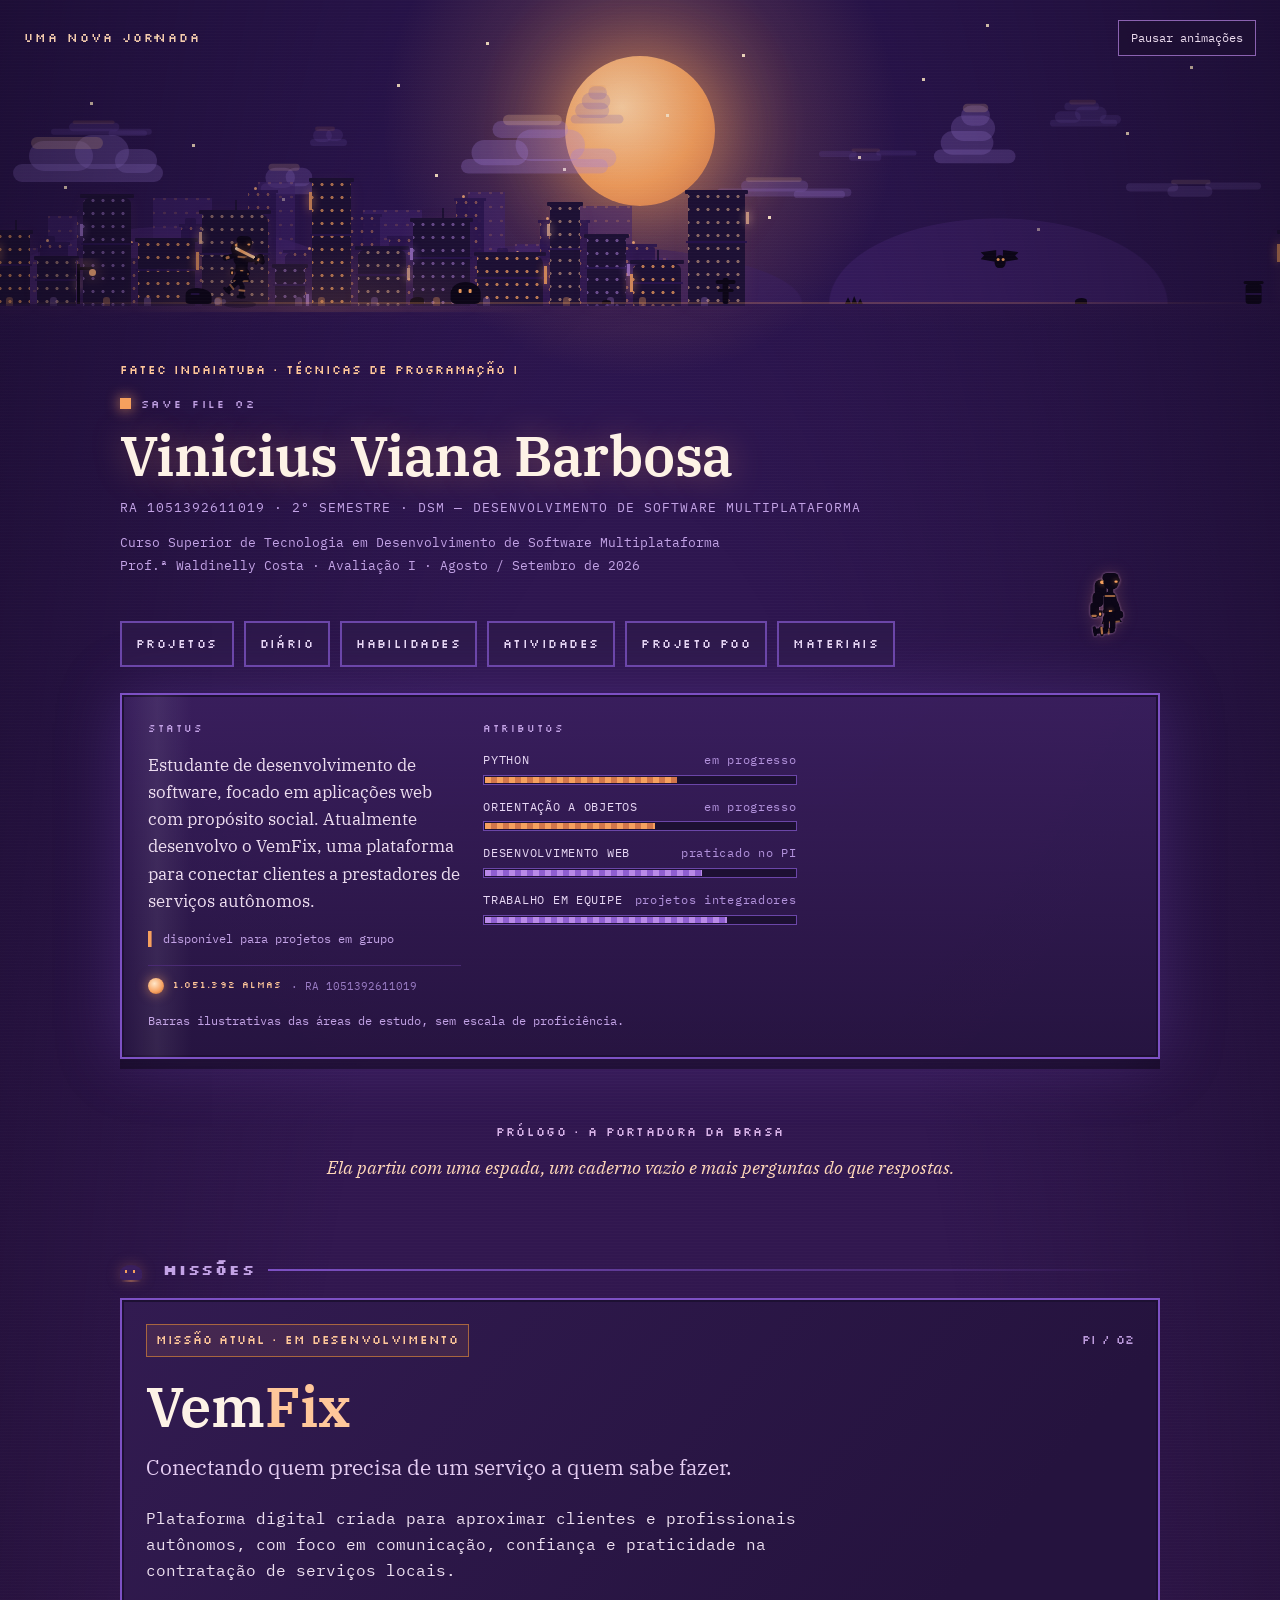
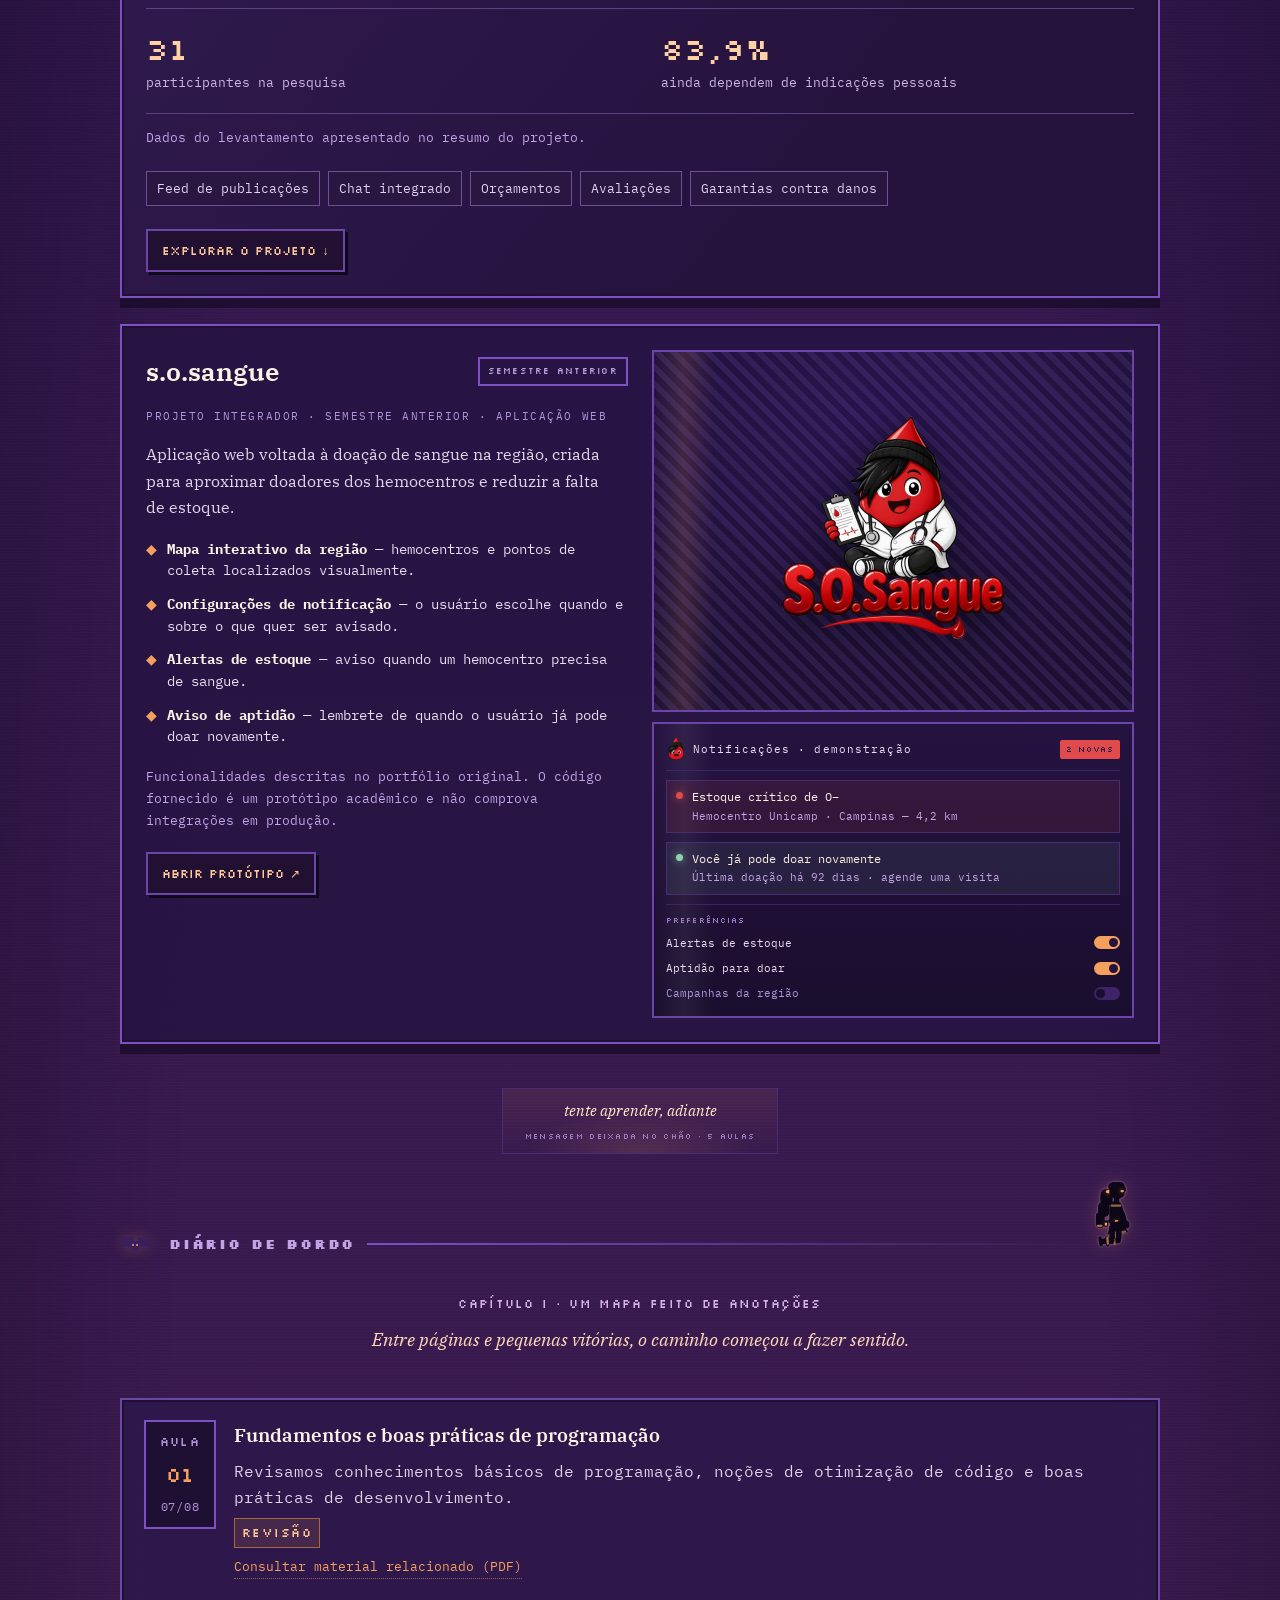
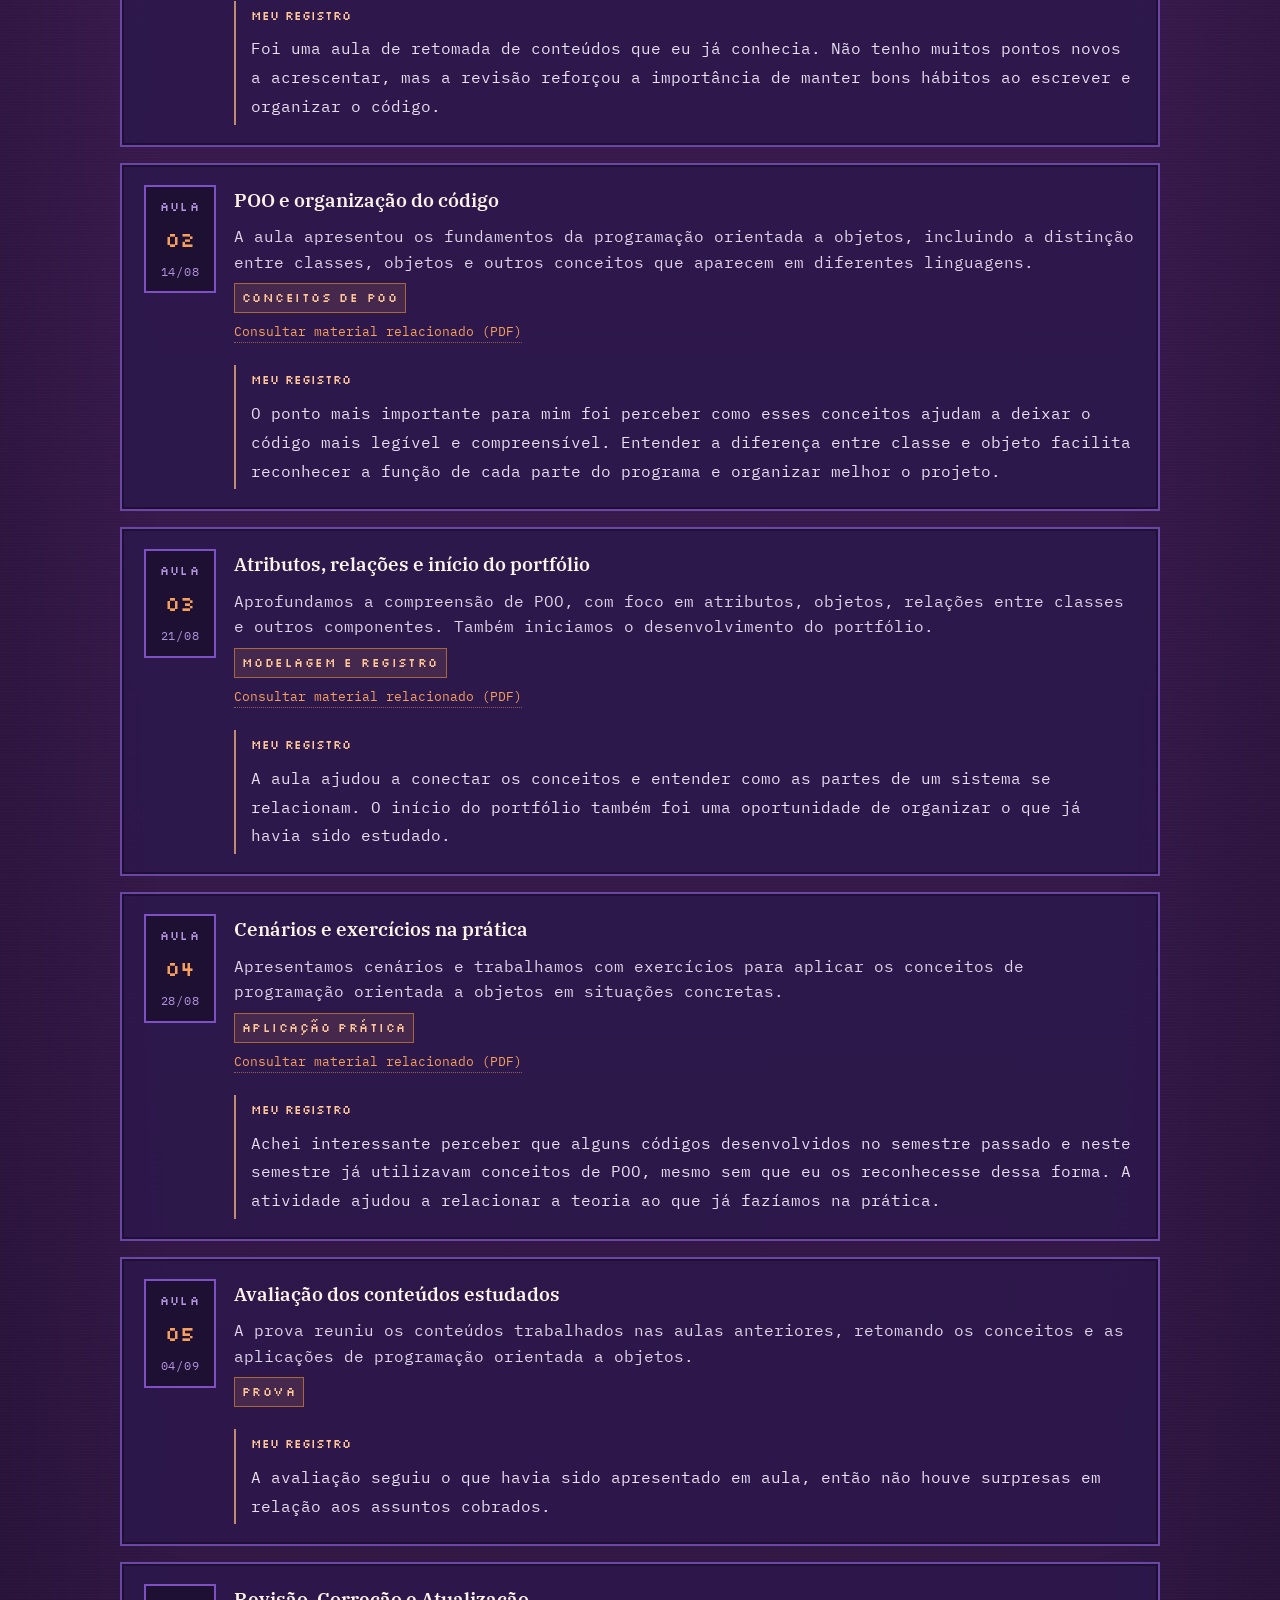
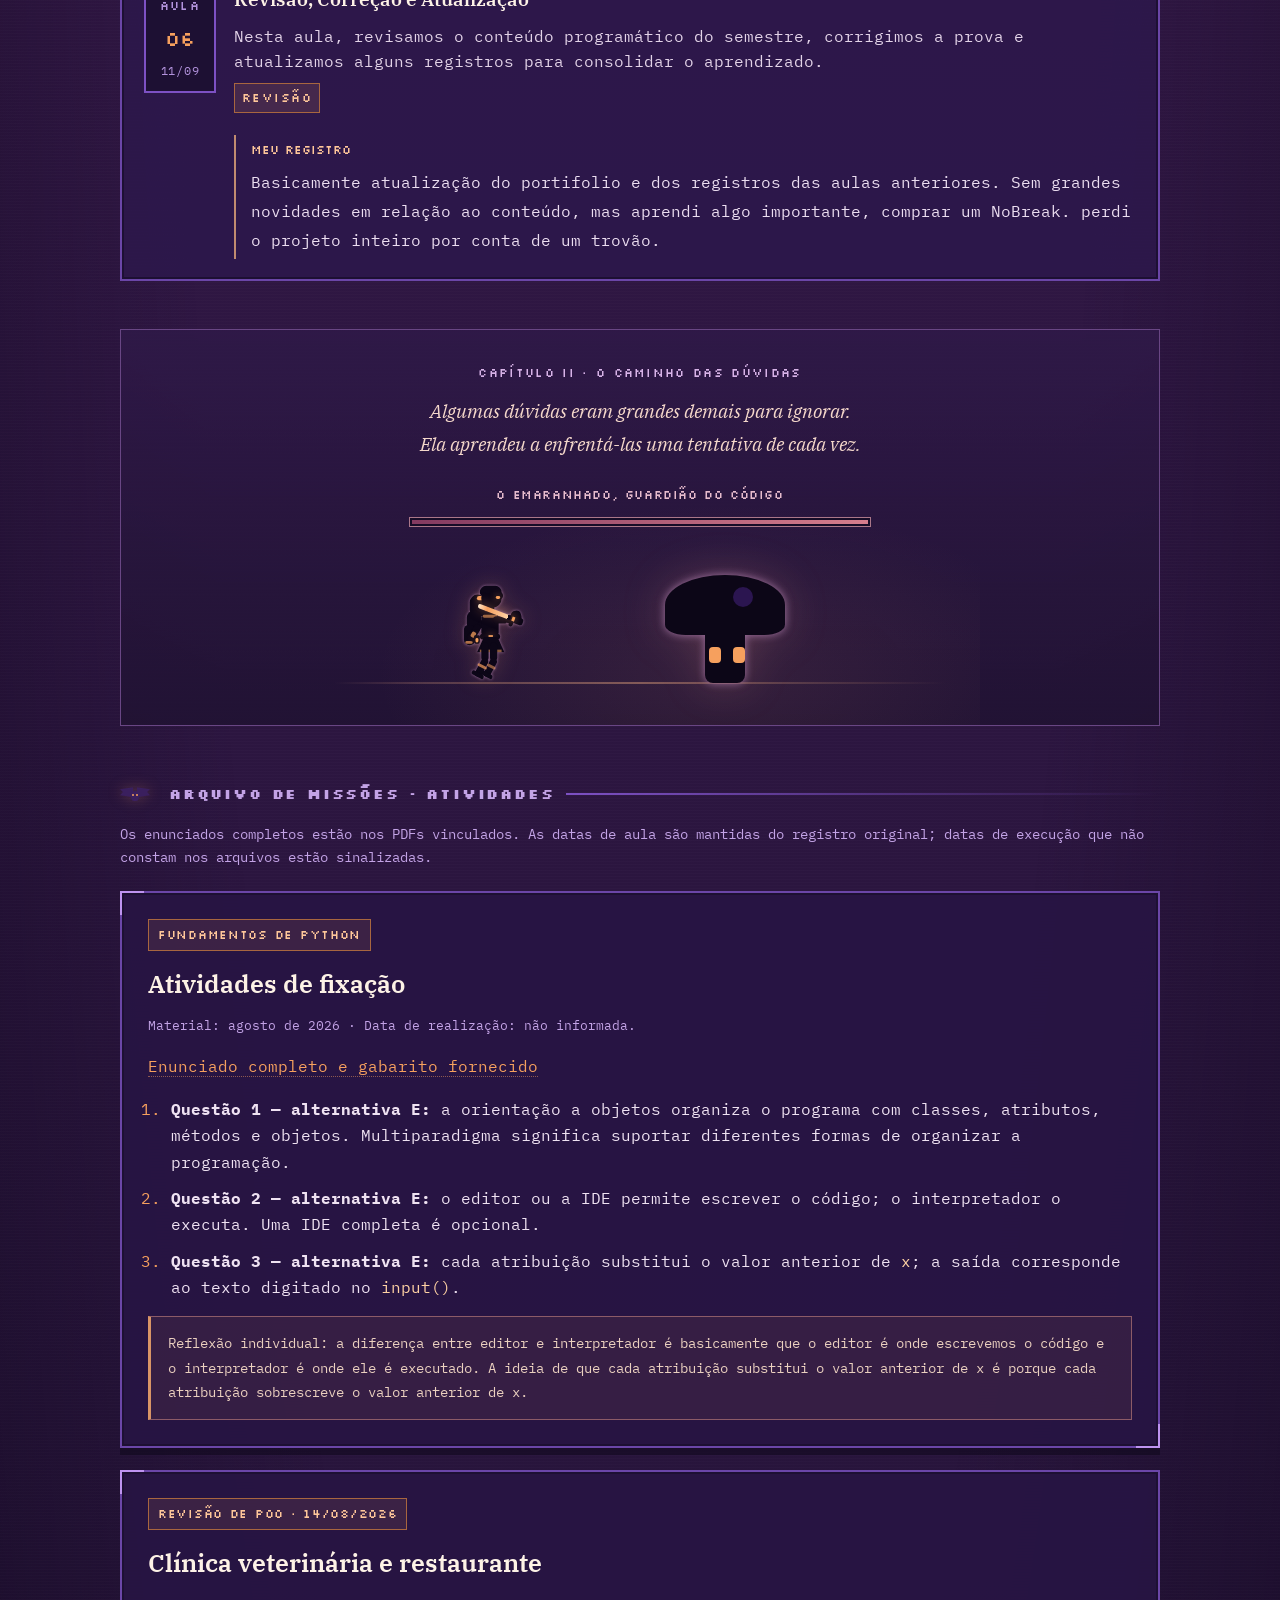
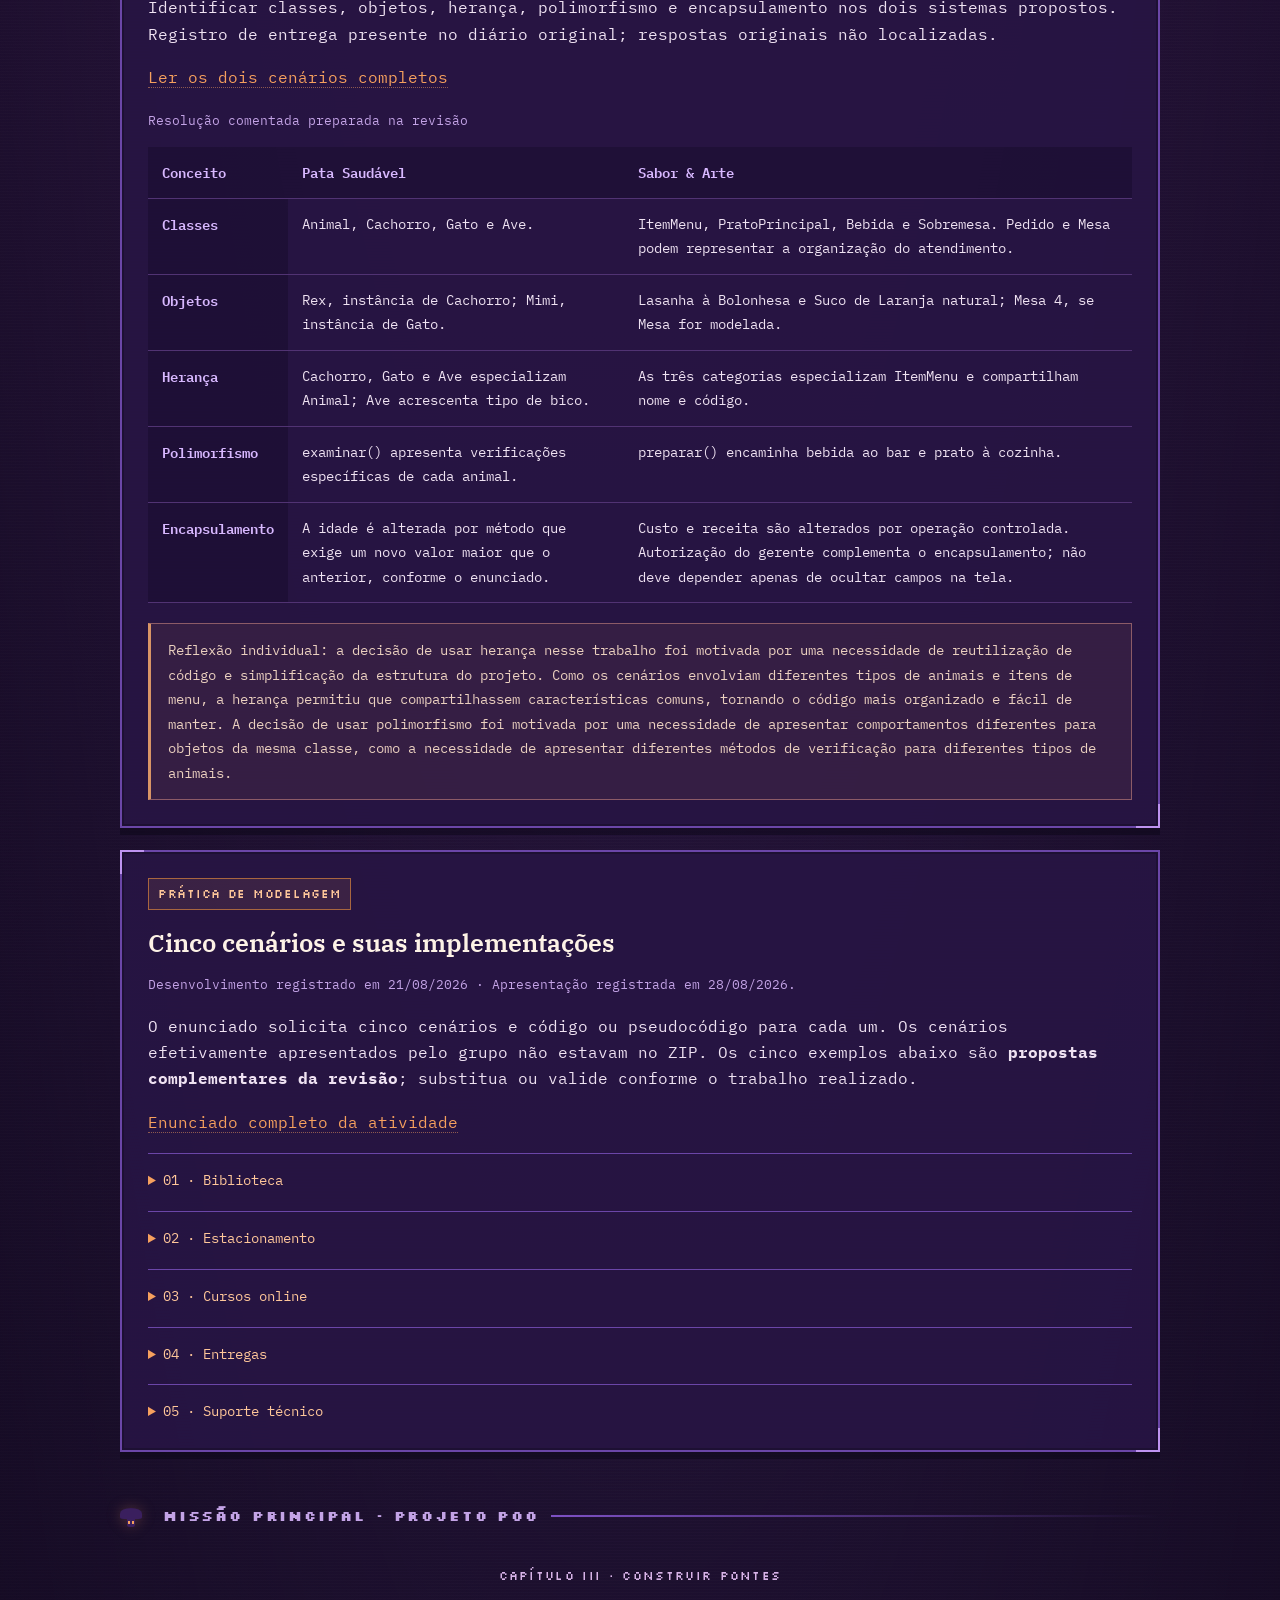
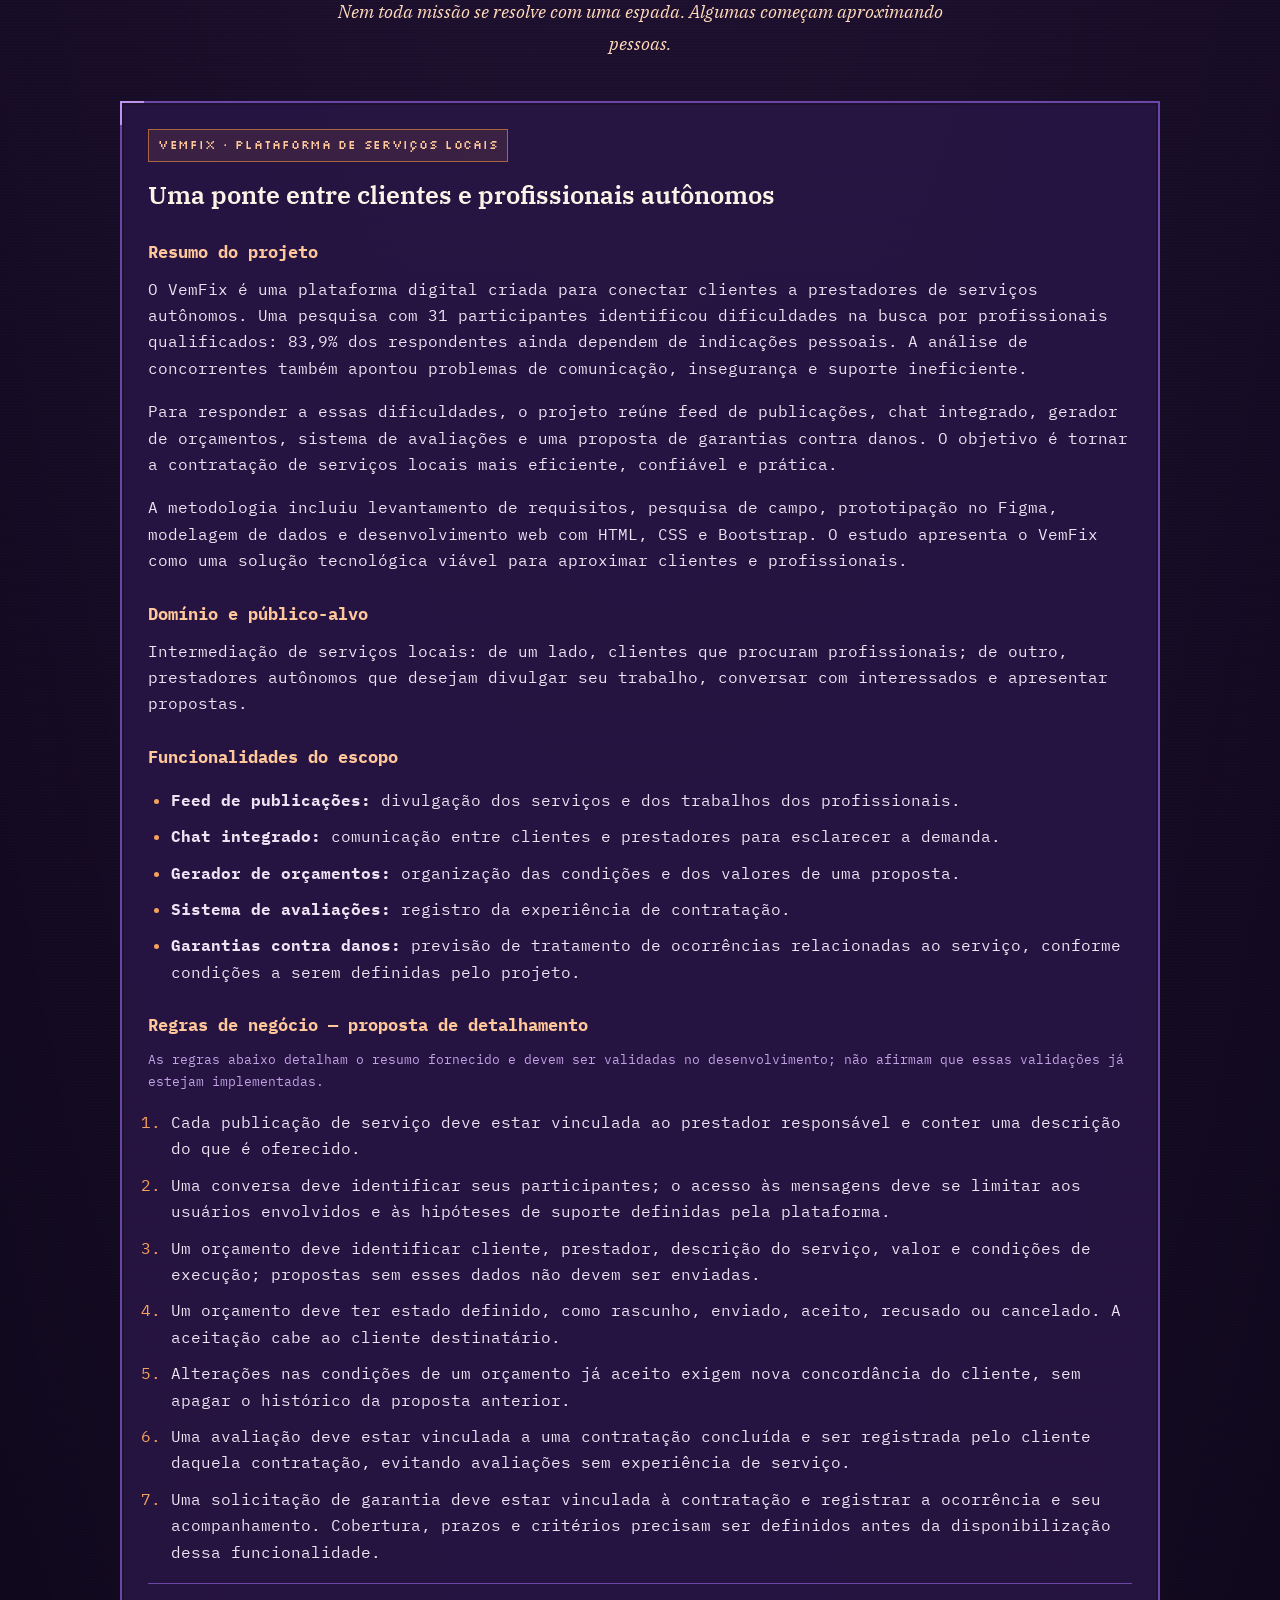
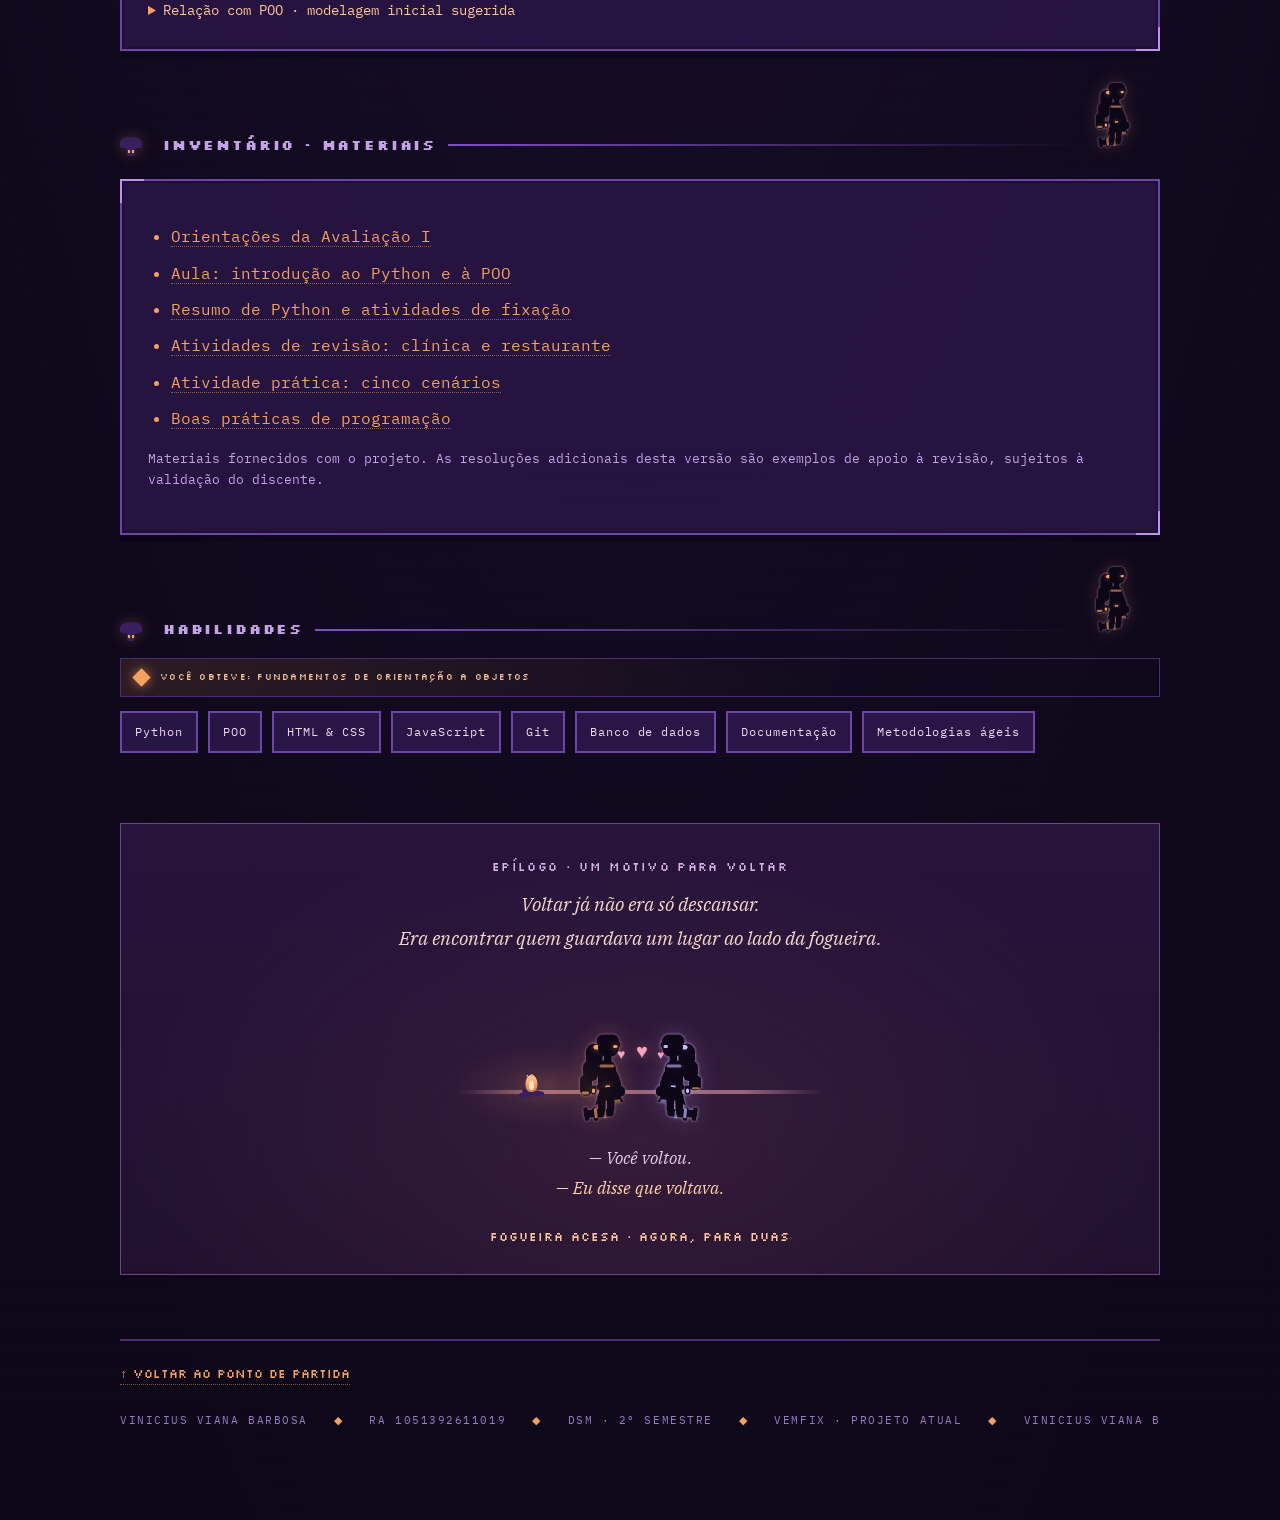
<file: index.html>
<!DOCTYPE html>
<html lang="pt-BR">

<head>
  <meta charset="UTF-8">
  <meta name="viewport" content="width=device-width, initial-scale=1">
  <meta name="description"
    content="Portfólio acadêmico de Vinicius Viana Barbosa — Fatec Indaiatuba, Técnicas de Programação I. Uma jornada entre código, aprendizado e projetos.">
  <meta name="theme-color" content="#2b1550">
  <title>Vinicius Viana Barbosa — Portfólio TP I</title>
  <link rel="preconnect" href="https://fonts.googleapis.com">
  <link rel="preconnect" href="https://fonts.gstatic.com" crossorigin>
  <link
    href="https://fonts.googleapis.com/css2?family=Silkscreen:wght@400;700&amp;family=IBM+Plex+Mono:wght@400;500;600&amp;family=IBM+Plex+Serif:ital,wght@0,400;0,600;1,400&amp;display=swap"
    rel="stylesheet">
  <link rel="stylesheet" href="css/cenario-original.css">
  <link rel="stylesheet" href="css/style.css">
  <script src="js/animacoes.js" defer></script>
  <link rel="stylesheet" href="css/jornada.css">
</head>

<body>
  <a class="skip-link" href="#conteudo">Pular para o conteúdo</a>
  <div class="world">

    <div class="scene-controls">
      <span class="scene-caption">UMA NOVA JORNADA</span><button type="button" id="toggle-motion" aria-pressed="false"
        hidden>Pausar animações</button>
    </div>
    <div aria-hidden="true" class="scenery art-002"></div>
    <div aria-hidden="true" class="scenery art-003"></div>

    <div aria-hidden="true" class="scenery art-004">

      <div class="art-005"></div>

      <div class="art-006"></div>

      <div class="art-007"></div>

      <div class="art-008"></div>

      <div class="art-009"></div>

      <div class="art-010"></div>

      <div class="art-011"></div>

      <div class="art-012"></div>

      <div class="art-013"></div>

      <div class="art-014"></div>

      <div class="art-015"></div>

      <div class="art-016"></div>

      <div class="art-017"></div>

      <div class="art-018"></div>

      <div class="art-019"></div>

      <div class="art-020"></div>

      <div class="art-021"></div>

      <div class="art-022"></div>

    </div>

    <div aria-hidden="true" class="scenery art-023">
      <div class="art-024">
        <div class="art-025">
          <div class="art-026"></div>
          <div class="art-027"></div>
          <div class="art-028"></div>
          <div class="art-029"></div>
        </div>
        <div class="art-030">
          <div class="art-031"></div>
          <div class="art-032"></div>
          <div class="art-033"></div>
          <div class="art-034"></div>
        </div>
        <div class="art-035">
          <div class="art-036"></div>
          <div class="art-037"></div>
          <div class="art-038"></div>
          <div class="art-039"></div>
          <div class="art-040"></div>
        </div>
        <div class="art-041">
          <div class="art-042"></div>
          <div class="art-043"></div>
          <div class="art-044"></div>
          <div class="art-045"></div>
        </div>
        <div class="art-046">
          <div class="art-047"></div>
          <div class="art-048"></div>
          <div class="art-049"></div>
          <div class="art-050"></div>
          <div class="art-051"></div>
          <div class="art-052"></div>
        </div>
      </div>
      <div class="art-024">
        <div class="art-025">
          <div class="art-026"></div>
          <div class="art-027"></div>
          <div class="art-028"></div>
          <div class="art-029"></div>
        </div>
        <div class="art-030">
          <div class="art-031"></div>
          <div class="art-032"></div>
          <div class="art-033"></div>
          <div class="art-034"></div>
        </div>
        <div class="art-035">
          <div class="art-036"></div>
          <div class="art-037"></div>
          <div class="art-038"></div>
          <div class="art-039"></div>
          <div class="art-040"></div>
        </div>
        <div class="art-041">
          <div class="art-042"></div>
          <div class="art-043"></div>
          <div class="art-044"></div>
          <div class="art-045"></div>
        </div>
        <div class="art-046">
          <div class="art-047"></div>
          <div class="art-048"></div>
          <div class="art-049"></div>
          <div class="art-050"></div>
          <div class="art-051"></div>
          <div class="art-052"></div>
        </div>
      </div>
    </div>

    <div aria-hidden="true" class="scenery art-053">
      <div class="art-024">
        <div class="art-054">
          <div class="art-055"></div>
          <div class="art-056"></div>
          <div class="art-057"></div>
          <div class="art-058"></div>
          <div class="art-059"></div>
        </div>
        <div class="art-060">
          <div class="art-061"></div>
          <div class="art-062"></div>
          <div class="art-063"></div>
          <div class="art-064"></div>
        </div>
        <div class="art-065">
          <div class="art-066"></div>
          <div class="art-067"></div>
          <div class="art-068"></div>
          <div class="art-069"></div>
          <div class="art-070"></div>
          <div class="art-071"></div>
        </div>
        <div class="art-072">
          <div class="art-073"></div>
          <div class="art-074"></div>
          <div class="art-075"></div>
          <div class="art-076"></div>
        </div>
        <div class="art-077">
          <div class="art-078"></div>
          <div class="art-079"></div>
          <div class="art-080"></div>
          <div class="art-081"></div>
          <div class="art-082"></div>
        </div>
        <div class="art-083">
          <div class="art-084"></div>
          <div class="art-085"></div>
          <div class="art-086"></div>
          <div class="art-087"></div>
        </div>
      </div>
      <div class="art-024">
        <div class="art-054">
          <div class="art-055"></div>
          <div class="art-056"></div>
          <div class="art-057"></div>
          <div class="art-058"></div>
          <div class="art-059"></div>
        </div>
        <div class="art-060">
          <div class="art-061"></div>
          <div class="art-062"></div>
          <div class="art-063"></div>
          <div class="art-064"></div>
        </div>
        <div class="art-065">
          <div class="art-066"></div>
          <div class="art-067"></div>
          <div class="art-068"></div>
          <div class="art-069"></div>
          <div class="art-070"></div>
          <div class="art-071"></div>
        </div>
        <div class="art-072">
          <div class="art-073"></div>
          <div class="art-074"></div>
          <div class="art-075"></div>
          <div class="art-076"></div>
        </div>
        <div class="art-077">
          <div class="art-078"></div>
          <div class="art-079"></div>
          <div class="art-080"></div>
          <div class="art-081"></div>
          <div class="art-082"></div>
        </div>
        <div class="art-083">
          <div class="art-084"></div>
          <div class="art-085"></div>
          <div class="art-086"></div>
          <div class="art-087"></div>
        </div>
      </div>
    </div>

    <div class="scene scenery" aria-hidden="true" id="scene">

      <div class="art-089">
        <div class="art-090"></div>
        <div class="art-090"></div>
      </div>

      <div class="art-091">
        <div class="art-092">

          <div class="art-093"></div>

          <div class="art-094"></div>

          <div class="art-095"></div>

          <div class="art-096"></div>

          <div class="art-097"></div>

          <div class="art-098"></div>

          <div class="art-099"></div>

          <div class="art-100"></div>

          <div class="art-101"></div>

          <div class="art-102"></div>

          <div class="art-103"></div>

          <div class="art-104"></div>

          <div class="art-105"></div>

        </div>
        <div class="art-092">

          <div class="art-093"></div>

          <div class="art-094"></div>

          <div class="art-095"></div>

          <div class="art-096"></div>

          <div class="art-097"></div>

          <div class="art-098"></div>

          <div class="art-099"></div>

          <div class="art-100"></div>

          <div class="art-101"></div>

          <div class="art-102"></div>

          <div class="art-103"></div>

          <div class="art-104"></div>

          <div class="art-105"></div>

        </div>
      </div>

      <div class="art-106">
        <div class="art-107">

          <div class="art-108">
            <div class="art-109"></div>
            <div class="art-110"></div>
            <div class="art-111"></div>
            <div class="art-112"></div>
          </div>

          <div class="art-113">
            <div class="art-114"></div>
            <div class="art-110"></div>
            <div class="art-111"></div>
            <div class="art-115"></div>
          </div>

          <div class="art-116">
            <div class="art-114"></div>
            <div class="art-117"></div>
            <div class="art-111"></div>
            <div class="art-118"></div>
          </div>

          <div class="art-119">
            <div class="art-109"></div>
            <div class="art-110"></div>
            <div class="art-111"></div>
            <div class="art-120"></div>
          </div>

          <div class="art-121">
            <div class="art-114"></div>
            <div class="art-110"></div>
            <div class="art-111"></div>
            <div class="art-112"></div>
          </div>

          <div class="art-122">
            <div class="art-114"></div>
            <div class="art-110"></div>
            <div class="art-111"></div>
            <div class="art-115"></div>
          </div>

          <div class="art-123">
            <div class="art-109"></div>
            <div class="art-110"></div>
            <div class="art-111"></div>
            <div class="art-124"></div>
          </div>

          <div class="art-125">
            <div class="art-114"></div>
            <div class="art-117"></div>
            <div class="art-111"></div>
            <div class="art-126"></div>
          </div>

          <div class="art-127">
            <div class="art-114"></div>
            <div class="art-110"></div>
            <div class="art-111"></div>
            <div class="art-112"></div>
          </div>

          <div class="art-128">
            <div class="art-109"></div>
            <div class="art-110"></div>
            <div class="art-111"></div>
            <div class="art-115"></div>
          </div>

          <div class="art-129">
            <div class="art-114"></div>
            <div class="art-110"></div>
            <div class="art-111"></div>
            <div class="art-124"></div>
          </div>

          <div class="art-130">
            <div class="art-114"></div>
            <div class="art-110"></div>
            <div class="art-111"></div>
            <div class="art-120"></div>
          </div>

        </div>
        <div class="art-107">

          <div class="art-108">
            <div class="art-109"></div>
            <div class="art-110"></div>
            <div class="art-111"></div>
            <div class="art-112"></div>
          </div>

          <div class="art-113">
            <div class="art-114"></div>
            <div class="art-110"></div>
            <div class="art-111"></div>
            <div class="art-115"></div>
          </div>

          <div class="art-116">
            <div class="art-114"></div>
            <div class="art-117"></div>
            <div class="art-111"></div>
            <div class="art-118"></div>
          </div>

          <div class="art-119">
            <div class="art-109"></div>
            <div class="art-110"></div>
            <div class="art-111"></div>
            <div class="art-120"></div>
          </div>

          <div class="art-121">
            <div class="art-114"></div>
            <div class="art-110"></div>
            <div class="art-111"></div>
            <div class="art-112"></div>
          </div>

          <div class="art-122">
            <div class="art-114"></div>
            <div class="art-110"></div>
            <div class="art-111"></div>
            <div class="art-115"></div>
          </div>

          <div class="art-123">
            <div class="art-109"></div>
            <div class="art-110"></div>
            <div class="art-111"></div>
            <div class="art-124"></div>
          </div>

          <div class="art-125">
            <div class="art-114"></div>
            <div class="art-117"></div>
            <div class="art-111"></div>
            <div class="art-126"></div>
          </div>

          <div class="art-127">
            <div class="art-114"></div>
            <div class="art-110"></div>
            <div class="art-111"></div>
            <div class="art-112"></div>
          </div>

          <div class="art-128">
            <div class="art-109"></div>
            <div class="art-110"></div>
            <div class="art-111"></div>
            <div class="art-115"></div>
          </div>

          <div class="art-129">
            <div class="art-114"></div>
            <div class="art-110"></div>
            <div class="art-111"></div>
            <div class="art-124"></div>
          </div>

          <div class="art-130">
            <div class="art-114"></div>
            <div class="art-110"></div>
            <div class="art-111"></div>
            <div class="art-120"></div>
          </div>

        </div>
      </div>

      <div class="art-131">
        <div class="art-132">

          <div class="art-133">
            <div class="art-134"></div>
            <div class="art-135"></div>
            <div class="art-136"></div>
            <div class="art-137"></div>
            <div class="art-138"></div>
          </div>

          <div class="art-139">
            <div class="art-140"></div>
            <div class="art-135"></div>
            <div class="art-141"></div>
            <div class="art-142"></div>
            <div class="art-143"></div>
          </div>

          <div class="art-144">
            <div class="art-140"></div>
            <div class="art-135"></div>
            <div class="art-145"></div>
            <div class="art-146"></div>
            <div class="art-147"></div>
          </div>

          <div class="art-148">
            <div class="art-140"></div>
            <div class="art-135"></div>
            <div class="art-149"></div>
            <div class="art-150"></div>
            <div class="art-151"></div>
          </div>

          <div class="art-152">
            <div class="art-134"></div>
            <div class="art-135"></div>
            <div class="art-153"></div>
            <div class="art-154"></div>
            <div class="art-155"></div>
          </div>

          <div class="art-156">
            <div class="art-140"></div>
            <div class="art-135"></div>
            <div class="art-157"></div>
            <div class="art-158"></div>
            <div class="art-159"></div>
          </div>

          <div class="art-160">
            <div class="art-140"></div>
            <div class="art-135"></div>
            <div class="art-161"></div>
            <div class="art-137"></div>
            <div class="art-138"></div>
          </div>

          <div class="art-162">
            <div class="art-140"></div>
            <div class="art-135"></div>
            <div class="art-163"></div>
            <div class="art-142"></div>
            <div class="art-143"></div>
          </div>

          <div class="art-164">
            <div class="art-134"></div>
            <div class="art-135"></div>
            <div class="art-165"></div>
            <div class="art-146"></div>
            <div class="art-147"></div>
          </div>

          <div class="art-166">
            <div class="art-140"></div>
            <div class="art-135"></div>
            <div class="art-167"></div>
            <div class="art-150"></div>
            <div class="art-151"></div>
          </div>

          <div class="art-168">
            <div class="art-140"></div>
            <div class="art-135"></div>
            <div class="art-169"></div>
            <div class="art-154"></div>
            <div class="art-155"></div>
          </div>

          <div class="art-170">
            <div class="art-140"></div>
            <div class="art-135"></div>
            <div class="art-171"></div>
            <div class="art-158"></div>
            <div class="art-159"></div>
          </div>

          <div class="art-172">
            <div class="art-134"></div>
            <div class="art-135"></div>
            <div class="art-173"></div>
            <div class="art-137"></div>
            <div class="art-138"></div>
          </div>

          <div class="art-174">
            <div class="art-140"></div>
            <div class="art-135"></div>
            <div class="art-175"></div>
            <div class="art-142"></div>
            <div class="art-143"></div>
          </div>

        </div>
        <div class="art-132">

          <div class="art-133">
            <div class="art-134"></div>
            <div class="art-135"></div>
            <div class="art-136"></div>
            <div class="art-137"></div>
            <div class="art-138"></div>
          </div>

          <div class="art-139">
            <div class="art-140"></div>
            <div class="art-135"></div>
            <div class="art-141"></div>
            <div class="art-142"></div>
            <div class="art-143"></div>
          </div>

          <div class="art-144">
            <div class="art-140"></div>
            <div class="art-135"></div>
            <div class="art-145"></div>
            <div class="art-146"></div>
            <div class="art-147"></div>
          </div>

          <div class="art-148">
            <div class="art-140"></div>
            <div class="art-135"></div>
            <div class="art-149"></div>
            <div class="art-150"></div>
            <div class="art-151"></div>
          </div>

          <div class="art-152">
            <div class="art-134"></div>
            <div class="art-135"></div>
            <div class="art-153"></div>
            <div class="art-154"></div>
            <div class="art-155"></div>
          </div>

          <div class="art-156">
            <div class="art-140"></div>
            <div class="art-135"></div>
            <div class="art-157"></div>
            <div class="art-158"></div>
            <div class="art-159"></div>
          </div>

          <div class="art-160">
            <div class="art-140"></div>
            <div class="art-135"></div>
            <div class="art-161"></div>
            <div class="art-137"></div>
            <div class="art-138"></div>
          </div>

          <div class="art-162">
            <div class="art-140"></div>
            <div class="art-135"></div>
            <div class="art-163"></div>
            <div class="art-142"></div>
            <div class="art-143"></div>
          </div>

          <div class="art-164">
            <div class="art-134"></div>
            <div class="art-135"></div>
            <div class="art-165"></div>
            <div class="art-146"></div>
            <div class="art-147"></div>
          </div>

          <div class="art-166">
            <div class="art-140"></div>
            <div class="art-135"></div>
            <div class="art-167"></div>
            <div class="art-150"></div>
            <div class="art-151"></div>
          </div>

          <div class="art-168">
            <div class="art-140"></div>
            <div class="art-135"></div>
            <div class="art-169"></div>
            <div class="art-154"></div>
            <div class="art-155"></div>
          </div>

          <div class="art-170">
            <div class="art-140"></div>
            <div class="art-135"></div>
            <div class="art-171"></div>
            <div class="art-158"></div>
            <div class="art-159"></div>
          </div>

          <div class="art-172">
            <div class="art-134"></div>
            <div class="art-135"></div>
            <div class="art-173"></div>
            <div class="art-137"></div>
            <div class="art-138"></div>
          </div>

          <div class="art-174">
            <div class="art-140"></div>
            <div class="art-135"></div>
            <div class="art-175"></div>
            <div class="art-142"></div>
            <div class="art-143"></div>
          </div>

        </div>
      </div>

      <div class="art-176">
        <div class="art-177">
          <div class="art-178"></div>
          <div class="art-179"></div>
          <div class="art-180"></div>
          <div class="art-181"></div>
          <div class="art-182"></div>
          <div class="art-183"></div>
          <div class="art-184"></div>
          <div class="art-185"></div>
        </div>
        <div class="art-177">
          <div class="art-178"></div>
          <div class="art-179"></div>
          <div class="art-180"></div>
          <div class="art-181"></div>
          <div class="art-182"></div>
          <div class="art-183"></div>
          <div class="art-184"></div>
          <div class="art-185"></div>
        </div>
      </div>

      <div class="art-186"></div>
      <div class="art-187"></div>
      <div class="art-188"></div>

      <div id="obs" class="art-189">

        <div data-ent data-kind="obstacle" data-fly="0" class="art-190">
          <div data-body class="art-191">
            <div class="art-192"></div>
            <div class="art-193"></div>
          </div>
        </div>

        <div data-ent data-kind="enemy" data-fly="0" class="art-194">
          <div data-body class="art-195">
            <div class="art-196"></div>
            <div class="art-197"></div>
            <div class="art-198"></div>
          </div>
        </div>

        <div data-ent data-kind="obstacle" data-fly="0" class="art-199">
          <div data-body class="art-200">
            <div class="art-201"></div>
            <div class="art-202"></div>
            <div class="art-203"></div>
          </div>
        </div>

        <div data-ent data-kind="enemy" data-fly="34" class="art-204">
          <div data-body class="art-205">
            <div class="art-206"></div>
            <div class="art-207"></div>
            <div class="art-208"></div>
            <div class="art-209"></div>
            <div class="art-210"></div>
          </div>
        </div>

        <div data-ent data-kind="obstacle" data-fly="0" class="art-211">
          <div data-body class="art-212">
            <div class="art-213"></div>
            <div class="art-214"></div>
            <div class="art-215"></div>
          </div>
        </div>

        <div data-ent data-kind="enemy" data-fly="0" class="art-216">
          <div data-body class="art-217">
            <div class="art-218"></div>
            <div class="art-219"></div>
            <div class="art-220"></div>
            <div class="art-221"></div>
            <div class="art-222"></div>
          </div>
        </div>
      </div>
      <div id="slash" class="art-223">
        <div class="art-224"></div>
      </div>
      <div id="streak" class="art-225">
        <div class="art-226"></div>
      </div>
      <div id="ring" class="art-227">
        <div class="art-228"></div>
      </div>
      <div id="spark" class="art-229">
        <div class="art-230"></div>
        <div class="art-231"></div>
        <div class="art-232"></div>
        <div class="art-233"></div>
        <div class="art-234"></div>
      </div>

      <div class="art-235">
        <div id="shadow" class="art-236"></div>
        <div class="art-237">
          <div class="art-238"></div>
          <div class="art-239"></div>
        </div>
        <div id="puff" class="art-240">
          <div class="art-241"></div>
          <div class="art-242"></div>
          <div class="art-243"></div>
        </div>

        <div id="runner" class="art-244">
          <div id="lean" class="art-245">
            <div id="body" class="art-246">

              <div id="hair" class="art-247">
                <div id="hair2" class="art-248">
                  <div id="hair3" class="art-249">
                    <div class="art-250"></div>
                  </div>
                </div>
                <div class="art-251"></div>
              </div>

              <div id="armB" class="art-252">
                <div id="foreB" class="art-253">
                  <div class="art-254"></div>
                  <div class="art-255"></div>
                </div>
              </div>

              <div class="art-256"></div>
              <div class="art-257"></div>
              <div class="art-258"></div>
              <div class="art-259"></div>
              <div class="art-260"></div>
              <div class="art-261">
                <div class="art-262"></div>
              </div>

              <div id="head" class="art-263">
                <div class="art-264"></div>
                <div class="art-265"></div>
                <div class="art-266"></div>
                <div class="art-267"></div>
              </div>

              <div id="skirt" class="art-268">
                <div class="art-269"></div>
              </div>

              <div id="legB" class="art-270">
                <div id="shinB" class="art-271">
                  <div class="art-272"></div>
                  <div id="footB" class="art-273"></div>
                </div>
              </div>
              <div id="legA" class="art-274">
                <div id="shinA" class="art-271">
                  <div class="art-275"></div>
                  <div id="footA" class="art-273"></div>
                </div>
              </div>

              <div id="arm" class="art-276">
                <div id="fore" class="art-277">
                  <div class="art-278"></div>
                  <div id="sword" class="art-279">
                    <div class="art-280"></div>
                    <div class="art-281"></div>
                    <div class="art-282"></div>
                    <div class="art-283"></div>
                  </div>
                </div>
              </div>

            </div>
          </div>
        </div>
      </div>
    </div>

    <div aria-hidden="true" class="scenery art-284">
      <div class="art-285"></div>
      <div class="art-286"></div>
      <div class="art-287"></div>
    </div>

    <div aria-hidden="true" class="scenery art-288"></div>
    <div aria-hidden="true" class="scenery art-289"></div>

    <div class="content-wrap">

      <header class="hero-header" id="inicio">
        <div class="art-292">
          <p class="institution">FATEC INDAIATUBA · TÉCNICAS DE PROGRAMAÇÃO I</p>
          <div class="art-293">
            <div class="art-294"></div>
            <span class="art-295">SAVE FILE 02</span>
          </div>
          <h1 class="hero-title">Vinicius Viana Barbosa</h1>
          <p class="art-297">RA 1051392611019 · 2º SEMESTRE · DSM — DESENVOLVIMENTO DE SOFTWARE MULTIPLATAFORMA</p>
          <p class="course-meta">Curso Superior de Tecnologia em Desenvolvimento de Software Multiplataforma<br>Prof.ª
            Waldinelly Costa · Avaliação I · Agosto / Setembro de 2026</p>
        </div>
        <div class="nav-perch" aria-hidden="true">
          <div class="story-actor sitting">
            <div class="art-246" data-part="body">

              <div class="art-247" data-part="hair">
                <div class="art-248" data-part="hair2">
                  <div class="art-249" data-part="hair3">
                    <div class="art-250"></div>
                  </div>
                </div>
                <div class="art-251"></div>
              </div>

              <div class="art-252" data-part="armB">
                <div class="art-253" data-part="foreB">
                  <div class="art-254"></div>
                  <div class="art-255"></div>
                </div>
              </div>

              <div class="art-256"></div>
              <div class="art-257"></div>
              <div class="art-258"></div>
              <div class="art-259"></div>
              <div class="art-260"></div>
              <div class="art-261">
                <div class="art-262"></div>
              </div>

              <div class="art-263" data-part="head">
                <div class="art-264"></div>
                <div class="art-265"></div>
                <div class="art-266"></div>
                <div class="art-267"></div>
              </div>

              <div class="art-268" data-part="skirt">
                <div class="art-269"></div>
              </div>

              <div class="art-270" data-part="legB">
                <div class="art-271" data-part="shinB">
                  <div class="art-272"></div>
                  <div class="art-273" data-part="footB"></div>
                </div>
              </div>
              <div class="art-274" data-part="legA">
                <div class="art-271" data-part="shinA">
                  <div class="art-275"></div>
                  <div class="art-273" data-part="footA"></div>
                </div>
              </div>

              <div class="art-276" data-part="arm">
                <div class="art-277" data-part="fore">
                  <div class="art-278"></div>
                  <div class="art-279" data-part="sword">
                    <div class="art-280"></div>
                    <div class="art-281"></div>
                    <div class="art-282"></div>
                    <div class="art-283"></div>
                  </div>
                </div>
              </div>

            </div>
          </div>
        </div>
        <nav aria-label="Navegação do portfólio" class="quest-nav">
          <a href="#projetos" class="art-299 hover-01">PROJETOS</a>
          <a href="#aulas" class="art-299 hover-02">DIÁRIO</a>
          <a href="#skills" class="art-299 hover-03">HABILIDADES</a>
          <a href="#atividades" class="art-299 hover-04">ATIVIDADES</a>
          <a href="#escopo" class="art-299 hover-05">PROJETO POO</a>
          <a href="#materiais" class="art-299 hover-06">MATERIAIS</a>
        </nav>
      </header>

      <main id="conteudo">
        <section class="status-panel" id="apresentacao" aria-label="Apresentação e áreas de estudo">
          <div class="art-301"></div>
          <div class="art-302">
            <span class="art-303">STATUS</span>
            <p class="art-304">Estudante de desenvolvimento de software, focado em aplicações web com propósito social.
              Atualmente desenvolvo o VemFix, uma plataforma para conectar clientes a prestadores de serviços autônomos.
            </p>
            <div class="art-305">
              <span class="art-306">▌</span>disponível para projetos em grupo
            </div>
            <div class="art-307">
              <span class="art-308"></span>
              <span class="art-309">1.051.392 ALMAS</span>
              <span class="art-310">· RA 1051392611019</span>
            </div>
          </div>
          <div class="art-311">
            <span class="art-303">ATRIBUTOS</span>

            <div class="art-312">
              <div class="art-313">
                <span>PYTHON</span><span class="art-314">em progresso</span>
              </div>
              <div class="art-315">
                <div aria-hidden="true" class="art-316"></div>
              </div>
            </div>

            <div class="art-312">
              <div class="art-313">
                <span>ORIENTAÇÃO A OBJETOS</span><span class="art-314">em progresso</span>
              </div>
              <div class="art-315">
                <div aria-hidden="true" class="art-317"></div>
              </div>
            </div>

            <div class="art-312">
              <div class="art-313">
                <span>DESENVOLVIMENTO WEB</span><span class="art-314">praticado no PI</span>
              </div>
              <div class="art-315">
                <div aria-hidden="true" class="art-318"></div>
              </div>
            </div>

            <div class="art-312">
              <div class="art-313">
                <span>TRABALHO EM EQUIPE</span><span class="art-314">projetos integradores</span>
              </div>
              <div class="art-315">
                <div aria-hidden="true" class="art-319"></div>
              </div>
            </div>

          </div>
          <p class="status-note">Barras ilustrativas das áreas de estudo, sem escala de proficiência.</p>
        </section>

        <aside class="journey-note"><span>PRÓLOGO · A PORTADORA DA BRASA</span>
          <p>Ela partiu com uma espada, um caderno vazio e mais perguntas do que respostas.</p>
        </aside>
        <h2 id="projetos" class="chapter-title">
          <span class="art-321">
            <span class="art-322">
              <span class="art-323"></span>
              <span class="art-324"></span>
              <span class="art-325"></span>
            </span>
            <span class="art-326"></span>
          </span>MISSÕES<span class="art-327"></span>
        </h2>

        <article class="legacy-project vemfix-card">
          <div class="project-heading">
            <span class="tag">MISSÃO ATUAL · EM DESENVOLVIMENTO</span><span class="project-index">PI / 02</span>
          </div>
          <h3 class="vemfix-title">Vem<span>Fix</span>
          </h3>
          <p class="project-lead">Conectando quem precisa de um serviço a quem sabe fazer.</p>
          <p>Plataforma digital criada para aproximar clientes e profissionais autônomos, com foco em comunicação,
            confiança e praticidade na contratação de serviços locais.</p>
          <div class="research-facts">
            <p><strong>31</strong><span>participantes na pesquisa</span></p>
            <p><strong>83,9%</strong><span>ainda dependem de indicações pessoais</span></p>
          </div>
          <p class="meta">Dados do levantamento apresentado no resumo do projeto.</p>
          <div class="feature-tags">
            <span>Feed de publicações</span><span>Chat
              integrado</span><span>Orçamentos</span><span>Avaliações</span><span>Garantias contra danos</span>
          </div>
          <a class="pixel-button" href="#escopo">EXPLORAR O PROJETO ↓</a>
        </article>
        <article class="legacy-project art-342 hover-08">
          <div>
            <div class="art-329">
              <h3 class="art-332">s.o.sangue</h3>
              <span class="art-343">SEMESTRE ANTERIOR</span>
            </div>
            <p class="art-344">PROJETO INTEGRADOR · SEMESTRE ANTERIOR · APLICAÇÃO WEB</p>
            <p class="art-345">Aplicação web voltada à doação de sangue na região, criada para aproximar doadores dos
              hemocentros e reduzir a falta de estoque.</p>
            <ul class="art-346">
              <li class="art-347">
                <span class="art-348">◆</span><span><strong class="art-349">Mapa interativo da região</strong> —
                  hemocentros e pontos de coleta localizados visualmente.</span>
              </li>
              <li class="art-347">
                <span class="art-348">◆</span><span><strong class="art-349">Configurações de notificação</strong> — o
                  usuário escolhe quando e sobre o que quer ser avisado.</span>
              </li>
              <li class="art-347">
                <span class="art-348">◆</span><span><strong class="art-349">Alertas de estoque</strong> — aviso quando
                  um hemocentro precisa de sangue.</span>
              </li>
              <li class="art-347">
                <span class="art-348">◆</span><span><strong class="art-349">Aviso de aptidão</strong> — lembrete de
                  quando o usuário já pode doar novamente.</span>
              </li>
            </ul>
            <p class="project-disclaimer">Funcionalidades descritas no portfólio original. O código fornecido é um
              protótipo acadêmico e não comprova integrações em produção.</p>
            <a class="pixel-button" href="projeto-anterior/index.html">ABRIR PROTÓTIPO ↗</a>
          </div>
          <div class="art-292">
            <div class="art-350">
              <div class="art-351"></div>
              <div class="art-352"></div>
              <img src="materiais/sosangue-logo.png" alt="Logotipo do s.o.sangue" class="art-353" loading="lazy">
            </div>
            <div class="art-354">
              <div class="art-355"></div>
              <div class="art-356">
                <div class="art-357">
                  <img src="materiais/sosangue-mascote.png" alt="Mascote do s.o.sangue" class="art-358" loading="lazy">
                  <span class="art-359">Notificações · demonstração</span>
                </div>
                <span class="art-360">2 NOVAS</span>
              </div>

              <div class="art-361">
                <span class="art-362"></span>
                <div class="art-363">
                  <span class="art-364">Estoque crítico de O−</span>
                  <span class="art-365">Hemocentro Unicamp · Campinas — 4,2 km</span>
                </div>
              </div>

              <div class="art-366">
                <span class="art-367"></span>
                <div class="art-363">
                  <span class="art-364">Você já pode doar novamente</span>
                  <span class="art-365">Última doação há 92 dias · agende uma visita</span>
                </div>
              </div>

              <div class="art-368">
                <span class="art-369">PREFERÊNCIAS</span>
                <div class="art-370">
                  <span class="art-371">Alertas de estoque</span>
                  <span class="art-372"><span class="art-373"></span></span>
                </div>
                <div class="art-370">
                  <span class="art-371">Aptidão para doar</span>
                  <span class="art-372"><span class="art-373"></span></span>
                </div>
                <div class="art-370">
                  <span class="art-374">Campanhas da região</span>
                  <span class="art-375"><span class="art-376"></span></span>
                </div>
              </div>
            </div>
          </div>
        </article>

        <div class="art-377">
          <div class="art-378">
            <div class="art-379"></div>
            <span class="art-380">tente aprender, adiante</span>
            <span class="art-381">MENSAGEM DEIXADA NO CHÃO · 5 AULAS</span>
          </div>
        </div>

        <h2 id="aulas" class="chapter-title has-perch">
          <span class="art-382">
            <span class="art-383"></span>
            <span class="art-384"></span>
            <span class="art-385"></span>
            <span class="art-386"></span>
            <span class="art-387"></span>
          </span>DIÁRIO DE BORDO<span class="art-327"></span>
          <div class="perched-actor" aria-hidden="true">
            <div class="story-actor sitting">
              <div class="art-246" data-part="body">

                <div class="art-247" data-part="hair">
                  <div class="art-248" data-part="hair2">
                    <div class="art-249" data-part="hair3">
                      <div class="art-250"></div>
                    </div>
                  </div>
                  <div class="art-251"></div>
                </div>

                <div class="art-252" data-part="armB">
                  <div class="art-253" data-part="foreB">
                    <div class="art-254"></div>
                    <div class="art-255"></div>
                  </div>
                </div>

                <div class="art-256"></div>
                <div class="art-257"></div>
                <div class="art-258"></div>
                <div class="art-259"></div>
                <div class="art-260"></div>
                <div class="art-261">
                  <div class="art-262"></div>
                </div>

                <div class="art-263" data-part="head">
                  <div class="art-264"></div>
                  <div class="art-265"></div>
                  <div class="art-266"></div>
                  <div class="art-267"></div>
                </div>

                <div class="art-268" data-part="skirt">
                  <div class="art-269"></div>
                </div>

                <div class="art-270" data-part="legB">
                  <div class="art-271" data-part="shinB">
                    <div class="art-272"></div>
                    <div class="art-273" data-part="footB"></div>
                  </div>
                </div>
                <div class="art-274" data-part="legA">
                  <div class="art-271" data-part="shinA">
                    <div class="art-275"></div>
                    <div class="art-273" data-part="footA"></div>
                  </div>
                </div>

                <div class="art-276" data-part="arm">
                  <div class="art-277" data-part="fore">
                    <div class="art-278"></div>
                    <div class="art-279" data-part="sword">
                      <div class="art-280"></div>
                      <div class="art-281"></div>
                      <div class="art-282"></div>
                      <div class="art-283"></div>
                    </div>
                  </div>
                </div>

              </div>
            </div>
          </div>
        </h2>

        <aside class="journey-note compact"><span>CAPÍTULO I · UM MAPA FEITO DE ANOTAÇÕES</span>
          <p>Entre páginas e pequenas vitórias, o caminho começou a fazer sentido.</p>
        </aside>
        <div class="diary-list">

          <div class="diary-card hover-09">
            <div class="diary-date">
              <span class="art-391">AULA</span>
              <span class="art-392">01</span>
              <span class="art-393">07/08</span>
            </div>
            <div class="diary-body">
              <h3 class="art-395">Fundamentos e boas práticas de programação</h3>
              <p class="art-396">Revisamos conhecimentos básicos de programação, noções de otimização de código e boas
                práticas de desenvolvimento.</p>
              <span class="art-397">REVISÃO</span>
              <a href="materiais/resumo-python.pdf">Consultar material relacionado (PDF)</a>
              <div class="lesson-reflection">
                <span>MEU REGISTRO</span>
                <p>Foi uma aula de retomada de conteúdos que eu já conhecia. Não tenho muitos pontos novos a
                  acrescentar, mas a revisão reforçou a importância de manter bons hábitos ao escrever e organizar o
                  código.</p>
              </div>
            </div>
          </div>

          <div class="diary-card hover-10">
            <div class="diary-date">
              <span class="art-391">AULA</span>
              <span class="art-392">02</span>
              <span class="art-393">14/08</span>
            </div>
            <div class="diary-body">
              <h3 class="art-395">POO e organização do código</h3>
              <p class="art-396">A aula apresentou os fundamentos da programação orientada a objetos, incluindo a
                distinção entre classes, objetos e outros conceitos que aparecem em diferentes linguagens.</p>
              <span class="art-397">CONCEITOS DE POO</span>
              <a href="materiais/revisao-poo.pdf">Consultar material relacionado (PDF)</a>
              <div class="lesson-reflection">
                <span>MEU REGISTRO</span>
                <p>O ponto mais importante para mim foi perceber como esses conceitos ajudam a deixar o código mais
                  legível e compreensível. Entender a diferença entre classe e objeto facilita reconhecer a função de
                  cada parte do programa e organizar melhor o projeto.</p>
              </div>
            </div>
          </div>

          <div class="diary-card hover-11">
            <div class="diary-date">
              <span class="art-391">AULA</span>
              <span class="art-392">03</span>
              <span class="art-393">21/08</span>
            </div>
            <div class="diary-body">
              <h3 class="art-395">Atributos, relações e início do portfólio</h3>
              <p class="art-396">Aprofundamos a compreensão de POO, com foco em atributos, objetos, relações entre
                classes e outros componentes. Também iniciamos o desenvolvimento do portfólio.</p>
              <span class="art-397">MODELAGEM E REGISTRO</span>
              <a href="materiais/atividade-pratica-poo.pdf">Consultar material relacionado (PDF)</a>
              <div class="lesson-reflection">
                <span>MEU REGISTRO</span>
                <p>A aula ajudou a conectar os conceitos e entender como as partes de um sistema se relacionam. O início
                  do portfólio também foi uma oportunidade de organizar o que já havia sido estudado.</p>
              </div>
            </div>
          </div>

          <div class="diary-card hover-12">
            <div class="diary-date">
              <span class="art-391">AULA</span>
              <span class="art-392">04</span>
              <span class="art-393">28/08</span>
            </div>
            <div class="diary-body">
              <h3 class="art-395">Cenários e exercícios na prática</h3>
              <p class="art-396">Apresentamos cenários e trabalhamos com exercícios para aplicar os conceitos de
                programação orientada a objetos em situações concretas.</p>
              <span class="art-397">APLICAÇÃO PRÁTICA</span>
              <a href="materiais/boas-praticas.pdf">Consultar material relacionado (PDF)</a>
              <div class="lesson-reflection">
                <span>MEU REGISTRO</span>
                <p>Achei interessante perceber que alguns códigos desenvolvidos no semestre passado e neste semestre já
                  utilizavam conceitos de POO, mesmo sem que eu os reconhecesse dessa forma. A atividade ajudou a
                  relacionar a teoria ao que já fazíamos na prática.</p>
              </div>
            </div>
          </div>

          <div class="diary-card hover-13">
            <div class="diary-date">
              <span class="art-391">AULA</span>
              <span class="art-392">05</span>
              <span class="art-393">04/09</span>
            </div>
            <div class="diary-body">
              <h3 class="art-395">Avaliação dos conteúdos estudados</h3>
              <p class="art-396">A prova reuniu os conteúdos trabalhados nas aulas anteriores, retomando os conceitos e
                as aplicações de programação orientada a objetos.</p>
              <span class="art-397">PROVA</span>
              <div class="lesson-reflection">
                <span>MEU REGISTRO</span>
                <p>A avaliação seguiu o que havia sido apresentado em aula, então não houve surpresas em relação aos
                  assuntos cobrados.</p>
              </div>
            </div>
          </div>

          <div class="diary-card hover-13">
            <div class="diary-date">
              <span class="art-391">AULA</span>
              <span class="art-392">06</span>
              <span class="art-393">11/09</span>
            </div>
            <div class="diary-body">
              <h3 class="art-395">Revisão, Correção e Atualização</h3>
              <p class="art-396">Nesta aula, revisamos o conteúdo programático do semestre, corrigimos a prova e
                atualizamos alguns registros para consolidar o aprendizado.</p>
              <span class="art-397">REVISÃO</span>
              <div class="lesson-reflection">
                <span>MEU REGISTRO</span>
                <p>Basicamente atualização do portifolio e dos registros das aulas anteriores. Sem grandes novidades em
                  relação ao conteúdo, mas aprendi algo importante, comprar um NoBreak. perdi o projeto inteiro por
                  conta de um trovão. </p>
              </div>
            </div>
          </div>

        </div>

        <figure class="story-scene boss-encounter" aria-labelledby="boss-caption">
          <figcaption id="boss-caption"><span class="story-chapter">CAPÍTULO II · O CAMINHO DAS DÚVIDAS</span>
            <p>Algumas dúvidas eram grandes demais para ignorar.<br>Ela aprendeu a enfrentá-las uma tentativa de cada
              vez.</p>
          </figcaption>
          <div class="boss-arena" aria-hidden="true">
            <div class="boss-name">O EMARANHADO, GUARDIÃO DO CÓDIGO</div>
            <div class="boss-health">
              <div class="boss-health-fill"></div>
            </div>
            <div class="arena-floor"></div>
            <div class="fighter-position">
              <div class="story-actor fighter">
                <div class="art-246" data-part="body">

                  <div class="art-247" data-part="hair">
                    <div class="art-248" data-part="hair2">
                      <div class="art-249" data-part="hair3">
                        <div class="art-250"></div>
                      </div>
                    </div>
                    <div class="art-251"></div>
                  </div>

                  <div class="art-252" data-part="armB">
                    <div class="art-253" data-part="foreB">
                      <div class="art-254"></div>
                      <div class="art-255"></div>
                    </div>
                  </div>

                  <div class="art-256"></div>
                  <div class="art-257"></div>
                  <div class="art-258"></div>
                  <div class="art-259"></div>
                  <div class="art-260"></div>
                  <div class="art-261">
                    <div class="art-262"></div>
                  </div>

                  <div class="art-263" data-part="head">
                    <div class="art-264"></div>
                    <div class="art-265"></div>
                    <div class="art-266"></div>
                    <div class="art-267"></div>
                  </div>

                  <div class="art-268" data-part="skirt">
                    <div class="art-269"></div>
                  </div>

                  <div class="art-270" data-part="legB">
                    <div class="art-271" data-part="shinB">
                      <div class="art-272"></div>
                      <div class="art-273" data-part="footB"></div>
                    </div>
                  </div>
                  <div class="art-274" data-part="legA">
                    <div class="art-271" data-part="shinA">
                      <div class="art-275"></div>
                      <div class="art-273" data-part="footA"></div>
                    </div>
                  </div>

                  <div class="art-276" data-part="arm">
                    <div class="art-277" data-part="fore">
                      <div class="art-278"></div>
                      <div class="art-279" data-part="sword">
                        <div class="art-280"></div>
                        <div class="art-281"></div>
                        <div class="art-282"></div>
                        <div class="art-283"></div>
                      </div>
                    </div>
                  </div>

                </div>
              </div>
            </div>
            <div class="boss-position">
              <div class="boss-scale">
                <div class="art-216 boss-original">
                  <div class="art-217">
                    <div class="art-218"></div>
                    <div class="art-219"></div>
                    <div class="art-220"></div>
                    <div class="art-221"></div>
                    <div class="art-222"></div>
                  </div>
                </div>
              </div>
            </div>
            <div class="boss-impact">
              <div class="art-223 boss-slash">
                <div class="art-224"></div>
              </div>
            </div>
            <div class="boss-victory">DÚVIDA SUPERADA</div>
          </div>
        </figure>
        <section id="atividades" class="academic-section">
          <h2 class="chapter-title">
            <span class="art-382">
              <span class="art-383"></span>
              <span class="art-384"></span>
              <span class="art-385"></span>
              <span class="art-386"></span>
              <span class="art-387"></span>
            </span>ARQUIVO DE MISSÕES · ATIVIDADES<span class="art-327"></span>
          </h2>

          <p class="muted">Os enunciados completos estão nos PDFs vinculados. As datas de aula são mantidas do registro
            original; datas de execução que não constam nos arquivos estão sinalizadas.</p>
          <article><span class="tag">Fundamentos de Python</span>
            <h3>Atividades de fixação</h3>
            <p class="meta">Material: agosto de 2026 · Data de realização: não informada.</p>
            <a href="materiais/resumo-python.pdf">Enunciado completo e gabarito fornecido</a>
            <ol>
              <li>
                <strong>Questão 1 — alternativa E:</strong> a orientação a objetos organiza o programa com classes,
                atributos, métodos e objetos. Multiparadigma significa suportar diferentes formas de organizar a
                programação.
              </li>
              <li>
                <strong>Questão 2 — alternativa E:</strong> o editor ou a IDE permite escrever o código; o interpretador
                o executa. Uma IDE completa é opcional.
              </li>
              <li>
                <strong>Questão 3 — alternativa E:</strong> cada atribuição substitui o valor anterior de
                <code>x</code>; a saída corresponde ao texto digitado no <code>input()</code>.
              </li>
            </ol>
            <p class="pending">Reflexão individual: a diferença entre editor e interpretador é basicamente que o editor
              é onde escrevemos o código e o interpretador é onde ele é executado. A ideia de que cada atribuição
              substitui o valor anterior de x é porque cada atribuição sobrescreve o valor anterior de x. </p>
          </article>
          <article><span class="tag">Revisão de POO · 14/08/2026</span>
            <h3>Clínica veterinária e restaurante</h3>
            <p>Identificar classes, objetos, herança, polimorfismo e encapsulamento nos dois sistemas propostos.
              Registro de entrega presente no diário original; respostas originais não localizadas.</p>
            <a href="materiais/revisao-poo.pdf">Ler os dois cenários completos</a>
            <div class="table-wrap">
              <table>
                <caption>Resolução comentada preparada na revisão</caption>
                <thead>
                  <tr>
                    <th>Conceito</th>
                    <th>Pata Saudável</th>
                    <th>Sabor &amp; Arte</th>
                  </tr>
                </thead>
                <tbody>
                  <tr>
                    <th>Classes</th>
                    <td>Animal, Cachorro, Gato e Ave.</td>
                    <td>ItemMenu, PratoPrincipal, Bebida e Sobremesa. Pedido e Mesa podem representar a organização do
                      atendimento.</td>
                  </tr>
                  <tr>
                    <th>Objetos</th>
                    <td>Rex, instância de Cachorro; Mimi, instância de Gato.</td>
                    <td>Lasanha à Bolonhesa e Suco de Laranja natural; Mesa 4, se Mesa for modelada.</td>
                  </tr>
                  <tr>
                    <th>Herança</th>
                    <td>Cachorro, Gato e Ave especializam Animal; Ave acrescenta tipo de bico.</td>
                    <td>As três categorias especializam ItemMenu e compartilham nome e código.</td>
                  </tr>
                  <tr>
                    <th>Polimorfismo</th>
                    <td>examinar() apresenta verificações específicas de cada animal.</td>
                    <td>preparar() encaminha bebida ao bar e prato à cozinha.</td>
                  </tr>
                  <tr>
                    <th>Encapsulamento</th>
                    <td>A idade é alterada por método que exige um novo valor maior que o anterior, conforme o
                      enunciado.</td>
                    <td>Custo e receita são alterados por operação controlada. Autorização do gerente complementa o
                      encapsulamento; não deve depender apenas de ocultar campos na tela.</td>
                  </tr>
                </tbody>
              </table>
            </div>
            <p class="pending">Reflexão individual: a decisão de usar herança nesse trabalho foi motivada por uma
              necessidade de reutilização de código e simplificação da estrutura do projeto. Como os cenários envolviam
              diferentes tipos de animais e itens de menu, a herança permitiu que compartilhassem características
              comuns,
              tornando o código mais organizado e fácil de manter. A decisão de usar polimorfismo foi motivada por uma
              necessidade de apresentar comportamentos diferentes para objetos da mesma classe, como a necessidade de
              apresentar diferentes métodos de verificação para diferentes tipos de animais.
            </p>
          </article>
          <article><span class="tag">Prática de modelagem</span>
            <h3>Cinco cenários e suas implementações</h3>
            <p class="meta">Desenvolvimento registrado em 21/08/2026 · Apresentação registrada em 28/08/2026.</p>
            <p>O enunciado solicita cinco cenários e código ou pseudocódigo para cada um. Os cenários efetivamente
              apresentados pelo grupo não estavam no ZIP. Os cinco exemplos abaixo são <strong>propostas complementares
                da revisão</strong>; substitua ou valide conforme o trabalho realizado.</p>
            <a href="materiais/atividade-pratica-poo.pdf">Enunciado completo da atividade</a>
            <details>
              <summary>01 · Biblioteca</summary>
              <p><strong>Cenário:</strong> Um sistema controla empréstimos. Cada empréstimo tem uma identificação e um
                limite de renovações. Livros têm prazo de 14 dias; revistas, 7. Uma renovação só pode ser registrada
                enquanto houver saldo.</p>
              <ul>
                <li>
                  <strong>Classes:</strong> Emprestimo, EmprestimoLivro e EmprestimoRevista.
                </li>
                <li>
                  <strong>Objetos:</strong> emprestimo_livro_01 e emprestimo_revista_01, criados no exemplo.
                </li>
                <li>
                  <strong>Herança:</strong> EmprestimoLivro e EmprestimoRevista especializam Emprestimo.
                </li>
                <li>
                  <strong>Polimorfismo:</strong> a chamada <code>calcular_prazo()</code> resulta em 14 ou 7, conforme a
                  instância.
                </li>
                <li>
                  <strong>Encapsulamento:</strong> o saldo fica em <code>__saldo</code>, consultado por propriedade e
                  alterado por <code>renovar()</code>, com validação do limite. Em Python, o prefixo duplo não constitui
                  barreira de segurança absoluta.
                </li>
              </ul>
              <p><strong>Decisão de modelagem:</strong> a classe base concentra identificação e validação; as subclasses
                ficam responsáveis pela regra variável. O exemplo usa valores fixos para tornar a diferença observável.
              </p>
              <a href="codigos/cenario-01.py" download>Baixar código Python comentado</a>
              <pre><code>"""Exemplo complementar: Biblioteca. Modelo didático, sem persistência."""
from abc import ABC, abstractmethod


class Emprestimo(ABC):
    def __init__(self, identificacao: str, limite: int):
        if not isinstance(identificacao, str) or not identificacao.strip():
            raise ValueError("Identificação obrigatória.")
        if type(limite) is not int or limite &lt; 0:
            raise ValueError("O limite deve ser um inteiro não negativo.")
        self.identificacao = identificacao
        self.__saldo = limite  # Estado alterado apenas pela operação controlada.

    @property
    def saldo(self):
        return self.__saldo

    def renovar(self):
        if self.__saldo &lt;= 0:
            raise ValueError("Limite esgotado.")
        self.__saldo -= 1

    @abstractmethod
    def calcular_prazo(self):
        """Cada especialização define seu próprio resultado."""
        raise NotImplementedError


class EmprestimoLivro(Emprestimo):
    def calcular_prazo(self):
        return 14


class EmprestimoRevista(Emprestimo):
    def calcular_prazo(self):
        return 7


if __name__ == "__main__":
    registros = [EmprestimoLivro("emprestimo_livro_01", 2), EmprestimoRevista("emprestimo_revista_01", 1)]
    for registro in registros:
        # A mesma chamada usa a implementação de cada subclasse.
        print(registro.identificacao, registro.calcular_prazo())
        registro.renovar()
        print("Saldo restante:", registro.saldo)
</code></pre>
              <p class="pending">Reflexão individual: a dificuldade que enfrentei foi entender o conceito de
                polimorfismo, mas após algumas tentativas e erros, consegui entender e aplicar em meus projetos.
                Acredito que por conta do nome "polimorfismo", que significa "muitas formas" demorou pra mim entender
                oque de fato era, mesmo ja utilizando em outros projetos sem reconhecer que era polimorfismo.</p>
            </details>
            <details>
              <summary>02 · Estacionamento</summary>
              <p><strong>Cenário:</strong> Um estacionamento registra veículos identificados pela placa. Cada veículo
                tem um saldo de diárias pré-pagas, que não pode ser excedido. Carros e motos calculam a diária segundo
                valores próprios.</p>
              <ul>
                <li>
                  <strong>Classes:</strong> Veiculo, Carro e Moto.
                </li>
                <li>
                  <strong>Objetos:</strong> carro_01 e moto_01, criados no exemplo.
                </li>
                <li>
                  <strong>Herança:</strong> Carro e Moto especializam Veiculo.
                </li>
                <li>
                  <strong>Polimorfismo:</strong> a chamada <code>calcular_diaria()</code> resulta em 30 ou 15, conforme
                  a instância.
                </li>
                <li>
                  <strong>Encapsulamento:</strong> o saldo fica em <code>__saldo</code>, consultado por propriedade e
                  alterado por <code>registrar_diaria()</code>, com validação do limite. Em Python, o prefixo duplo não
                  constitui barreira de segurança absoluta.
                </li>
              </ul>
              <p><strong>Decisão de modelagem:</strong> a classe base concentra identificação e validação; as subclasses
                ficam responsáveis pela regra variável. O exemplo usa valores fixos para tornar a diferença observável.
              </p>
              <a href="codigos/cenario-02.py" download>Baixar código Python comentado</a>
              <pre><code>"""Exemplo complementar: Estacionamento. Modelo didático, sem persistência."""
from abc import ABC, abstractmethod


class Veiculo(ABC):
    def __init__(self, identificacao: str, limite: int):
        if not isinstance(identificacao, str) or not identificacao.strip():
            raise ValueError("Identificação obrigatória.")
        if type(limite) is not int or limite &lt; 0:
            raise ValueError("O limite deve ser um inteiro não negativo.")
        self.identificacao = identificacao
        self.__saldo = limite  # Estado alterado apenas pela operação controlada.

    @property
    def saldo(self):
        return self.__saldo

    def registrar_diaria(self):
        if self.__saldo &lt;= 0:
            raise ValueError("Limite esgotado.")
        self.__saldo -= 1

    @abstractmethod
    def calcular_diaria(self):
        """Cada especialização define seu próprio resultado."""
        raise NotImplementedError


class Carro(Veiculo):
    def calcular_diaria(self):
        return 30


class Moto(Veiculo):
    def calcular_diaria(self):
        return 15


if __name__ == "__main__":
    registros = [Carro("carro_01", 2), Moto("moto_01", 1)]
    for registro in registros:
        # A mesma chamada usa a implementação de cada subclasse.
        print(registro.identificacao, registro.calcular_diaria())
        registro.registrar_diaria()
        print("Saldo restante:", registro.saldo)
</code></pre>
              <p class="pending">Reflexão individual: nesse modelo de estacionamento, a classe base Veiculo possui
                os mesmos atributos do modelo de biblioteca, mas com diferentes nomes e valores. Alem disso, a classe
                base Veiculo possui o mesmo método registrar_diaria() que o modelo de biblioteca possui. </p>
            </details>
            <details>
              <summary>03 · Cursos online</summary>
              <p><strong>Cenário:</strong> Uma plataforma oferece cursos identificados por título, com um limite de
                vagas. Cada matrícula consome uma vaga disponível. Cursos gravados e ao vivo informam cargas horárias
                diferentes.</p>
              <ul>
                <li>
                  <strong>Classes:</strong> Curso, CursoGravado e CursoAoVivo.
                </li>
                <li>
                  <strong>Objetos:</strong> python_gravado e python_ao_vivo, criados no exemplo.
                </li>
                <li>
                  <strong>Herança:</strong> CursoGravado e CursoAoVivo especializam Curso.
                </li>
                <li>
                  <strong>Polimorfismo:</strong> a chamada <code>carga_horaria()</code> resulta em 20 ou 30, conforme a
                  instância.
                </li>
                <li>
                  <strong>Encapsulamento:</strong> o saldo fica em <code>__saldo</code>, consultado por propriedade e
                  alterado por <code>matricular()</code>, com validação do limite. Em Python, o prefixo duplo não
                  constitui barreira de segurança absoluta.
                </li>
              </ul>
              <p><strong>Decisão de modelagem:</strong> a classe base concentra identificação e validação; as subclasses
                ficam responsáveis pela regra variável. O exemplo usa valores fixos para tornar a diferença observável.
              </p>
              <a href="codigos/cenario-03.py" download>Baixar código Python comentado</a>
              <pre><code>"""Exemplo complementar: Cursos online. Modelo didático, sem persistência."""
from abc import ABC, abstractmethod


class Curso(ABC):
    def __init__(self, identificacao: str, limite: int):
        if not isinstance(identificacao, str) or not identificacao.strip():
            raise ValueError("Identificação obrigatória.")
        if type(limite) is not int or limite &lt; 0:
            raise ValueError("O limite deve ser um inteiro não negativo.")
        self.identificacao = identificacao
        self.__saldo = limite  # Estado alterado apenas pela operação controlada.

    @property
    def saldo(self):
        return self.__saldo

    def matricular(self):
        if self.__saldo &lt;= 0:
            raise ValueError("Limite esgotado.")
        self.__saldo -= 1

    @abstractmethod
    def carga_horaria(self):
        """Cada especialização define seu próprio resultado."""
        raise NotImplementedError


class CursoGravado(Curso):
    def carga_horaria(self):
        return 20


class CursoAoVivo(Curso):
    def carga_horaria(self):
        return 30


if __name__ == "__main__":
    registros = [CursoGravado("python_gravado", 2), CursoAoVivo("python_ao_vivo", 1)]
    for registro in registros:
        # A mesma chamada usa a implementação de cada subclasse.
        print(registro.identificacao, registro.carga_horaria())
        registro.matricular()
        print("Saldo restante:", registro.saldo)
</code></pre>
              <p class="pending">Reflexão individual: nesse caso de cursos, a classe base Curso possui os mesmos
                atributos e métodos do modelo de biblioteca, mas com diferentes nomes e valores. Alem disso, a classe
                base Curso possui o mesmo método matricular() que o modelo de biblioteca possui. </p>
            </details>
            <details>
              <summary>04 · Entregas</summary>
              <p><strong>Cenário:</strong> Uma transportadora identifica entregas por código e limita as tentativas de
                entrega. A modalidade padrão e a expressa calculam fretes fixos diferentes neste modelo simplificado.
                Não é permitido registrar tentativas além do limite.</p>
              <ul>
                <li>
                  <strong>Classes:</strong> Entrega, EntregaPadrao e EntregaExpressa.
                </li>
                <li>
                  <strong>Objetos:</strong> pedido_101 e pedido_102, criados no exemplo.
                </li>
                <li>
                  <strong>Herança:</strong> EntregaPadrao e EntregaExpressa especializam Entrega.
                </li>
                <li>
                  <strong>Polimorfismo:</strong> a chamada <code>calcular_frete()</code> resulta em 12 ou 25, conforme a
                  instância.
                </li>
                <li>
                  <strong>Encapsulamento:</strong> o saldo fica em <code>__saldo</code>, consultado por propriedade e
                  alterado por <code>registrar_tentativa()</code>, com validação do limite. Em Python, o prefixo duplo
                  não constitui barreira de segurança absoluta.
                </li>
              </ul>
              <p><strong>Decisão de modelagem:</strong> a classe base concentra identificação e validação; as subclasses
                ficam responsáveis pela regra variável. O exemplo usa valores fixos para tornar a diferença observável.
              </p>
              <a href="codigos/cenario-04.py" download>Baixar código Python comentado</a>
              <pre><code>"""Exemplo complementar: Entregas. Modelo didático, sem persistência."""
from abc import ABC, abstractmethod


class Entrega(ABC):
    def __init__(self, identificacao: str, limite: int):
        if not isinstance(identificacao, str) or not identificacao.strip():
            raise ValueError("Identificação obrigatória.")
        if type(limite) is not int or limite &lt; 0:
            raise ValueError("O limite deve ser um inteiro não negativo.")
        self.identificacao = identificacao
        self.__saldo = limite  # Estado alterado apenas pela operação controlada.

    @property
    def saldo(self):
        return self.__saldo

    def registrar_tentativa(self):
        if self.__saldo &lt;= 0:
            raise ValueError("Limite esgotado.")
        self.__saldo -= 1

    @abstractmethod
    def calcular_frete(self):
        """Cada especialização define seu próprio resultado."""
        raise NotImplementedError


class EntregaPadrao(Entrega):
    def calcular_frete(self):
        return 12


class EntregaExpressa(Entrega):
    def calcular_frete(self):
        return 25


if __name__ == "__main__":
    registros = [EntregaPadrao("pedido_101", 2), EntregaExpressa("pedido_102", 1)]
    for registro in registros:
        # A mesma chamada usa a implementação de cada subclasse.
        print(registro.identificacao, registro.calcular_frete())
        registro.registrar_tentativa()
        print("Saldo restante:", registro.saldo)
</code></pre>
              <p class="pending">Reflexão individual: nesse cenario de entregas, a classe base Entrega possui os mesmos
                atributos e métodos do modelo de biblioteca, mas com diferentes nomes e valores. Alem disso, a classe
                base Entrega possui o mesmo método registrar_tentativa() que o modelo de biblioteca possui. </p>
            </details>
            <details>
              <summary>05 · Suporte técnico</summary>
              <p><strong>Cenário:</strong> Um suporte identifica chamados por protocolo e limita as reaberturas.
                Chamados comuns têm prazo de 48 horas; urgentes, 4. A reabertura deve respeitar o limite definido.</p>
              <ul>
                <li>
                  <strong>Classes:</strong> Chamado, ChamadoComum e ChamadoUrgente.
                </li>
                <li>
                  <strong>Objetos:</strong> chamado_201 e chamado_202, criados no exemplo.
                </li>
                <li>
                  <strong>Herança:</strong> ChamadoComum e ChamadoUrgente especializam Chamado.
                </li>
                <li>
                  <strong>Polimorfismo:</strong> a chamada <code>prazo_horas()</code> resulta em 48 ou 4, conforme a
                  instância.
                </li>
                <li>
                  <strong>Encapsulamento:</strong> o saldo fica em <code>__saldo</code>, consultado por propriedade e
                  alterado por <code>reabrir()</code>, com validação do limite. Em Python, o prefixo duplo não constitui
                  barreira de segurança absoluta.
                </li>
              </ul>
              <p><strong>Decisão de modelagem:</strong> a classe base concentra identificação e validação; as subclasses
                ficam responsáveis pela regra variável. O exemplo usa valores fixos para tornar a diferença observável.
              </p>
              <a href="codigos/cenario-05.py" download>Baixar código Python comentado</a>
              <pre><code>"""Exemplo complementar: Suporte técnico. Modelo didático, sem persistência."""
from abc import ABC, abstractmethod


class Chamado(ABC):
    def __init__(self, identificacao: str, limite: int):
        if not isinstance(identificacao, str) or not identificacao.strip():
            raise ValueError("Identificação obrigatória.")
        if type(limite) is not int or limite &lt; 0:
            raise ValueError("O limite deve ser um inteiro não negativo.")
        self.identificacao = identificacao
        self.__saldo = limite  # Estado alterado apenas pela operação controlada.

    @property
    def saldo(self):
        return self.__saldo

    def reabrir(self):
        if self.__saldo &lt;= 0:
            raise ValueError("Limite esgotado.")
        self.__saldo -= 1

    @abstractmethod
    def prazo_horas(self):
        """Cada especialização define seu próprio resultado."""
        raise NotImplementedError


class ChamadoComum(Chamado):
    def prazo_horas(self):
        return 48


class ChamadoUrgente(Chamado):
    def prazo_horas(self):
        return 4


if __name__ == "__main__":
    registros = [ChamadoComum("chamado_201", 2), ChamadoUrgente("chamado_202", 1)]
    for registro in registros:
        # A mesma chamada usa a implementação de cada subclasse.
        print(registro.identificacao, registro.prazo_horas())
        registro.reabrir()
        print("Saldo restante:", registro.saldo)
</code></pre>
              <p class="pending">Reflexão individual: no caso desse cenario de suporte, a classe base Chamado possui
                os mesmos atributos e métodos do modelo de biblioteca, mas com diferentes nomes e valores. Alem disso, a
                classe base Chamado possui o mesmo método reabrir() que o modelo de biblioteca possui. </p>
            </details>
          </article>
        </section>
        <section id="escopo" class="academic-section">
          <h2 class="chapter-title">
            <span class="art-398">
              <span class="art-399"></span>
              <span class="art-400"></span>
              <span class="art-401"></span>
              <span class="art-402"></span>
            </span>MISSÃO PRINCIPAL · PROJETO POO<span class="art-327"></span>
          </h2>

          <aside class="journey-note compact"><span>CAPÍTULO III · CONSTRUIR PONTES</span>
            <p>Nem toda missão se resolve com uma espada. Algumas começam aproximando pessoas.</p>
          </aside>
          <article class="vemfix-scope">
            <span class="tag">VEMFIX · PLATAFORMA DE SERVIÇOS LOCAIS</span>
            <h3>Uma ponte entre clientes e profissionais autônomos</h3>
            <h4>Resumo do projeto</h4>
            <p>O VemFix é uma plataforma digital criada para conectar clientes a prestadores de serviços autônomos. Uma
              pesquisa com 31 participantes identificou dificuldades na busca por profissionais qualificados: 83,9% dos
              respondentes ainda dependem de indicações pessoais. A análise de concorrentes também apontou problemas de
              comunicação, insegurança e suporte ineficiente.</p>
            <p>Para responder a essas dificuldades, o projeto reúne feed de publicações, chat integrado, gerador de
              orçamentos, sistema de avaliações e uma proposta de garantias contra danos. O objetivo é tornar a
              contratação de serviços locais mais eficiente, confiável e prática.</p>
            <p>A metodologia incluiu levantamento de requisitos, pesquisa de campo, prototipação no Figma, modelagem de
              dados e desenvolvimento web com HTML, CSS e Bootstrap. O estudo apresenta o VemFix como uma solução
              tecnológica viável para aproximar clientes e profissionais.</p>
            <h4>Domínio e público-alvo</h4>
            <p>Intermediação de serviços locais: de um lado, clientes que procuram profissionais; de outro, prestadores
              autônomos que desejam divulgar seu trabalho, conversar com interessados e apresentar propostas.</p>
            <h4>Funcionalidades do escopo</h4>
            <ul>
              <li>
                <strong>Feed de publicações:</strong> divulgação dos serviços e dos trabalhos dos profissionais.
              </li>
              <li>
                <strong>Chat integrado:</strong> comunicação entre clientes e prestadores para esclarecer a demanda.
              </li>
              <li>
                <strong>Gerador de orçamentos:</strong> organização das condições e dos valores de uma proposta.
              </li>
              <li>
                <strong>Sistema de avaliações:</strong> registro da experiência de contratação.
              </li>
              <li>
                <strong>Garantias contra danos:</strong> previsão de tratamento de ocorrências relacionadas ao serviço,
                conforme condições a serem definidas pelo projeto.
              </li>
            </ul>
            <h4>Regras de negócio — proposta de detalhamento</h4>
            <p class="meta">As regras abaixo detalham o resumo fornecido e devem ser validadas no desenvolvimento; não
              afirmam que essas validações já estejam implementadas.</p>
            <ol>
              <li>Cada publicação de serviço deve estar vinculada ao prestador responsável e conter uma descrição do que
                é oferecido.</li>
              <li>Uma conversa deve identificar seus participantes; o acesso às mensagens deve se limitar aos usuários
                envolvidos e às hipóteses de suporte definidas pela plataforma.</li>
              <li>Um orçamento deve identificar cliente, prestador, descrição do serviço, valor e condições de execução;
                propostas sem esses dados não devem ser enviadas.</li>
              <li>Um orçamento deve ter estado definido, como rascunho, enviado, aceito, recusado ou cancelado. A
                aceitação cabe ao cliente destinatário.</li>
              <li>Alterações nas condições de um orçamento já aceito exigem nova concordância do cliente, sem apagar o
                histórico da proposta anterior.</li>
              <li>Uma avaliação deve estar vinculada a uma contratação concluída e ser registrada pelo cliente daquela
                contratação, evitando avaliações sem experiência de serviço.</li>
              <li>Uma solicitação de garantia deve estar vinculada à contratação e registrar a ocorrência e seu
                acompanhamento. Cobertura, prazos e critérios precisam ser definidos antes da disponibilização dessa
                funcionalidade.</li>
            </ol>
            <details>
              <summary>Relação com POO · modelagem inicial sugerida</summary>
              <p>O domínio pode ser organizado em classes com responsabilidades específicas, mantendo regras de
                validação próximas dos dados que elas protegem.</p>
              <div class="table-wrap">
                <table>
                  <thead>
                    <tr>
                      <th>Classe</th>
                      <th>Responsabilidade</th>
                    </tr>
                  </thead>
                  <tbody>
                    <tr>
                      <td>Usuario / Perfil</td>
                      <td>Representar identificação e os papéis de cliente ou prestador, sem pressupor que sejam
                        exclusivos.</td>
                    </tr>
                    <tr>
                      <td>Publicacao</td>
                      <td>Organizar a divulgação de um serviço e seu vínculo com o prestador.</td>
                    </tr>
                    <tr>
                      <td>Conversa / Mensagem</td>
                      <td>Representar participantes e o histórico de comunicação.</td>
                    </tr>
                    <tr>
                      <td>Orcamento</td>
                      <td>Validar os dados da proposta e controlar suas mudanças de estado.</td>
                    </tr>
                    <tr>
                      <td>Contratacao</td>
                      <td>Registrar o serviço acordado e seu andamento.</td>
                    </tr>
                    <tr>
                      <td>Avaliacao</td>
                      <td>Vincular o relato do cliente à contratação concluída.</td>
                    </tr>
                    <tr>
                      <td>SolicitacaoGarantia</td>
                      <td>Registrar a ocorrência e acompanhar sua análise.</td>
                    </tr>
                  </tbody>
                </table>
              </div>
              <p>Uma contratação se associa a um cliente e a um prestador. O orçamento e a avaliação se relacionam a
                esse atendimento. Métodos de classes como <code>Orcamento</code> podem centralizar validações, em vez de
                permitir mudanças arbitrárias de estado.</p>
            </details>
          </article>
        </section>
        <section id="materiais" class="academic-section">
          <h2 class="chapter-title has-perch">
            <span class="art-398">
              <span class="art-399"></span>
              <span class="art-400"></span>
              <span class="art-401"></span>
              <span class="art-402"></span>
            </span>INVENTÁRIO · MATERIAIS<span class="art-327"></span>
            <div class="perched-actor" aria-hidden="true">
              <div class="story-actor sitting">
                <div class="art-246" data-part="body">

                  <div class="art-247" data-part="hair">
                    <div class="art-248" data-part="hair2">
                      <div class="art-249" data-part="hair3">
                        <div class="art-250"></div>
                      </div>
                    </div>
                    <div class="art-251"></div>
                  </div>

                  <div class="art-252" data-part="armB">
                    <div class="art-253" data-part="foreB">
                      <div class="art-254"></div>
                      <div class="art-255"></div>
                    </div>
                  </div>

                  <div class="art-256"></div>
                  <div class="art-257"></div>
                  <div class="art-258"></div>
                  <div class="art-259"></div>
                  <div class="art-260"></div>
                  <div class="art-261">
                    <div class="art-262"></div>
                  </div>

                  <div class="art-263" data-part="head">
                    <div class="art-264"></div>
                    <div class="art-265"></div>
                    <div class="art-266"></div>
                    <div class="art-267"></div>
                  </div>

                  <div class="art-268" data-part="skirt">
                    <div class="art-269"></div>
                  </div>

                  <div class="art-270" data-part="legB">
                    <div class="art-271" data-part="shinB">
                      <div class="art-272"></div>
                      <div class="art-273" data-part="footB"></div>
                    </div>
                  </div>
                  <div class="art-274" data-part="legA">
                    <div class="art-271" data-part="shinA">
                      <div class="art-275"></div>
                      <div class="art-273" data-part="footA"></div>
                    </div>
                  </div>

                  <div class="art-276" data-part="arm">
                    <div class="art-277" data-part="fore">
                      <div class="art-278"></div>
                      <div class="art-279" data-part="sword">
                        <div class="art-280"></div>
                        <div class="art-281"></div>
                        <div class="art-282"></div>
                        <div class="art-283"></div>
                      </div>
                    </div>
                  </div>

                </div>
              </div>
            </div>
          </h2>

          <div class="panel">
            <ul>
              <li><a href="materiais/orientacao-avaliacao.pdf">Orientações da Avaliação I</a></li>
              <li><a href="materiais/aula-python-poo.pdf">Aula: introdução ao Python e à POO</a></li>
              <li><a href="materiais/resumo-python.pdf">Resumo de Python e atividades de fixação</a></li>
              <li><a href="materiais/revisao-poo.pdf">Atividades de revisão: clínica e restaurante</a></li>
              <li><a href="materiais/atividade-pratica-poo.pdf">Atividade prática: cinco cenários</a></li>
              <li><a href="materiais/boas-praticas.pdf">Boas práticas de programação</a></li>
            </ul>
            <p class="meta">Materiais fornecidos com o projeto. As resoluções adicionais desta versão são exemplos de
              apoio à revisão, sujeitos à validação do discente.</p>
          </div>
        </section>
        <h2 id="skills" class="chapter-title has-perch">
          <span class="art-398">
            <span class="art-399"></span>
            <span class="art-400"></span>
            <span class="art-401"></span>
            <span class="art-402"></span>
          </span>HABILIDADES<span class="art-327"></span>
          <div class="perched-actor" aria-hidden="true">
            <div class="story-actor sitting">
              <div class="art-246" data-part="body">

                <div class="art-247" data-part="hair">
                  <div class="art-248" data-part="hair2">
                    <div class="art-249" data-part="hair3">
                      <div class="art-250"></div>
                    </div>
                  </div>
                  <div class="art-251"></div>
                </div>

                <div class="art-252" data-part="armB">
                  <div class="art-253" data-part="foreB">
                    <div class="art-254"></div>
                    <div class="art-255"></div>
                  </div>
                </div>

                <div class="art-256"></div>
                <div class="art-257"></div>
                <div class="art-258"></div>
                <div class="art-259"></div>
                <div class="art-260"></div>
                <div class="art-261">
                  <div class="art-262"></div>
                </div>

                <div class="art-263" data-part="head">
                  <div class="art-264"></div>
                  <div class="art-265"></div>
                  <div class="art-266"></div>
                  <div class="art-267"></div>
                </div>

                <div class="art-268" data-part="skirt">
                  <div class="art-269"></div>
                </div>

                <div class="art-270" data-part="legB">
                  <div class="art-271" data-part="shinB">
                    <div class="art-272"></div>
                    <div class="art-273" data-part="footB"></div>
                  </div>
                </div>
                <div class="art-274" data-part="legA">
                  <div class="art-271" data-part="shinA">
                    <div class="art-275"></div>
                    <div class="art-273" data-part="footA"></div>
                  </div>
                </div>

                <div class="art-276" data-part="arm">
                  <div class="art-277" data-part="fore">
                    <div class="art-278"></div>
                    <div class="art-279" data-part="sword">
                      <div class="art-280"></div>
                      <div class="art-281"></div>
                      <div class="art-282"></div>
                      <div class="art-283"></div>
                    </div>
                  </div>
                </div>

              </div>
            </div>
          </div>
        </h2>

        <div class="art-403">
          <span class="art-404"></span>
          <span class="art-405">VOCÊ OBTEVE: FUNDAMENTOS DE ORIENTAÇÃO A OBJETOS</span>
        </div>

        <div class="art-406">

          <span class="art-407 hover-14">Python</span>

          <span class="art-407 hover-15">POO</span>

          <span class="art-407 hover-16">HTML &amp; CSS</span>

          <span class="art-407 hover-17">JavaScript</span>

          <span class="art-407 hover-18">Git</span>

          <span class="art-407 hover-19">Banco de dados</span>

          <span class="art-407 hover-20">Documentação</span>

          <span class="art-407 hover-21">Metodologias ágeis</span>

        </div>

        <figure class="story-scene reunion" aria-labelledby="reunion-caption">
          <figcaption id="reunion-caption"><span class="story-chapter">EPÍLOGO · UM MOTIVO PARA VOLTAR</span>
            <p>Voltar já não era só descansar.<br>Era encontrar quem guardava um lugar ao lado da fogueira.</p>
          </figcaption>
          <div class="reunion-stage" aria-hidden="true">
            <div class="reunion-ledge"></div>
            <div class="reunion-hero">
              <div class="story-actor sitting affectionate">
                <div class="art-246" data-part="body">

                  <div class="art-247" data-part="hair">
                    <div class="art-248" data-part="hair2">
                      <div class="art-249" data-part="hair3">
                        <div class="art-250"></div>
                      </div>
                    </div>
                    <div class="art-251"></div>
                  </div>

                  <div class="art-252" data-part="armB">
                    <div class="art-253" data-part="foreB">
                      <div class="art-254"></div>
                      <div class="art-255"></div>
                    </div>
                  </div>

                  <div class="art-256"></div>
                  <div class="art-257"></div>
                  <div class="art-258"></div>
                  <div class="art-259"></div>
                  <div class="art-260"></div>
                  <div class="art-261">
                    <div class="art-262"></div>
                  </div>

                  <div class="art-263" data-part="head">
                    <div class="art-264"></div>
                    <div class="art-265"></div>
                    <div class="art-266"></div>
                    <div class="art-267"></div>
                  </div>

                  <div class="art-268" data-part="skirt">
                    <div class="art-269"></div>
                  </div>

                  <div class="art-270" data-part="legB">
                    <div class="art-271" data-part="shinB">
                      <div class="art-272"></div>
                      <div class="art-273" data-part="footB"></div>
                    </div>
                  </div>
                  <div class="art-274" data-part="legA">
                    <div class="art-271" data-part="shinA">
                      <div class="art-275"></div>
                      <div class="art-273" data-part="footA"></div>
                    </div>
                  </div>

                  <div class="art-276" data-part="arm">
                    <div class="art-277" data-part="fore">
                      <div class="art-278"></div>
                      <div class="art-279" data-part="sword">
                        <div class="art-280"></div>
                        <div class="art-281"></div>
                        <div class="art-282"></div>
                        <div class="art-283"></div>
                      </div>
                    </div>
                  </div>

                </div>
              </div>
            </div>
            <div class="reunion-companion">
              <div class="story-actor sitting affectionate companion">
                <div class="art-246" data-part="body">

                  <div class="art-247" data-part="hair">
                    <div class="art-248" data-part="hair2">
                      <div class="art-249" data-part="hair3">
                        <div class="art-250"></div>
                      </div>
                    </div>
                    <div class="art-251"></div>
                  </div>

                  <div class="art-252" data-part="armB">
                    <div class="art-253" data-part="foreB">
                      <div class="art-254"></div>
                      <div class="art-255"></div>
                    </div>
                  </div>

                  <div class="art-256"></div>
                  <div class="art-257"></div>
                  <div class="art-258"></div>
                  <div class="art-259"></div>
                  <div class="art-260"></div>
                  <div class="art-261">
                    <div class="art-262"></div>
                  </div>

                  <div class="art-263" data-part="head">
                    <div class="art-264"></div>
                    <div class="art-265"></div>
                    <div class="art-266"></div>
                    <div class="art-267"></div>
                  </div>

                  <div class="art-268" data-part="skirt">
                    <div class="art-269"></div>
                  </div>

                  <div class="art-270" data-part="legB">
                    <div class="art-271" data-part="shinB">
                      <div class="art-272"></div>
                      <div class="art-273" data-part="footB"></div>
                    </div>
                  </div>
                  <div class="art-274" data-part="legA">
                    <div class="art-271" data-part="shinA">
                      <div class="art-275"></div>
                      <div class="art-273" data-part="footA"></div>
                    </div>
                  </div>

                  <div class="art-276" data-part="arm">
                    <div class="art-277" data-part="fore">
                      <div class="art-278"></div>
                      <div class="art-279" data-part="sword">
                        <div class="art-280"></div>
                        <div class="art-281"></div>
                        <div class="art-282"></div>
                        <div class="art-283"></div>
                      </div>
                    </div>
                  </div>

                </div>
              </div>
            </div>
            <div class="reunion-fire">
              <div class="art-411"></div>
              <div class="art-413"></div>
              <div class="art-414"></div>
              <div class="art-415"></div>
              <div class="art-416"></div>
              <div class="art-417"></div>
              <div class="art-418"></div>
            </div>
            <span class="heart-symbol heart-one">♥</span><span class="heart-symbol heart-two">♥</span><span
              class="heart-symbol heart-three">♥</span>
          </div>
          <div class="reunion-dialogue">
            <p>— Você voltou.</p>
            <p>— Eu disse que voltava.</p>
          </div>
          <p class="story-ending">FOGUEIRA ACESA · AGORA, PARA DUAS</p>
        </figure>
      </main>
      <footer class="site-footer">
        <a class="back-top" href="#inicio">↑ VOLTAR AO PONTO DE PARTIDA</a>
        <div class="art-430">
          <div class="art-431">
            <span>VINICIUS VIANA BARBOSA</span><span class="art-348">◆</span><span>RA 1051392611019</span><span
              class="art-348">◆</span><span>DSM · 2º SEMESTRE</span><span class="art-348">◆</span><span>VEMFIX · PROJETO
              ATUAL</span><span class="art-348">◆</span>
          </div>
          <div class="art-431">
            <span>VINICIUS VIANA BARBOSA</span><span class="art-348">◆</span><span>RA 1051392611019</span><span
              class="art-348">◆</span><span>DSM · 2º SEMESTRE</span><span class="art-348">◆</span><span>VEMFIX · PROJETO
              ATUAL</span><span class="art-348">◆</span>
          </div>
        </div>
      </footer>

    </div>
  </div>


</body>

</html>
</file>
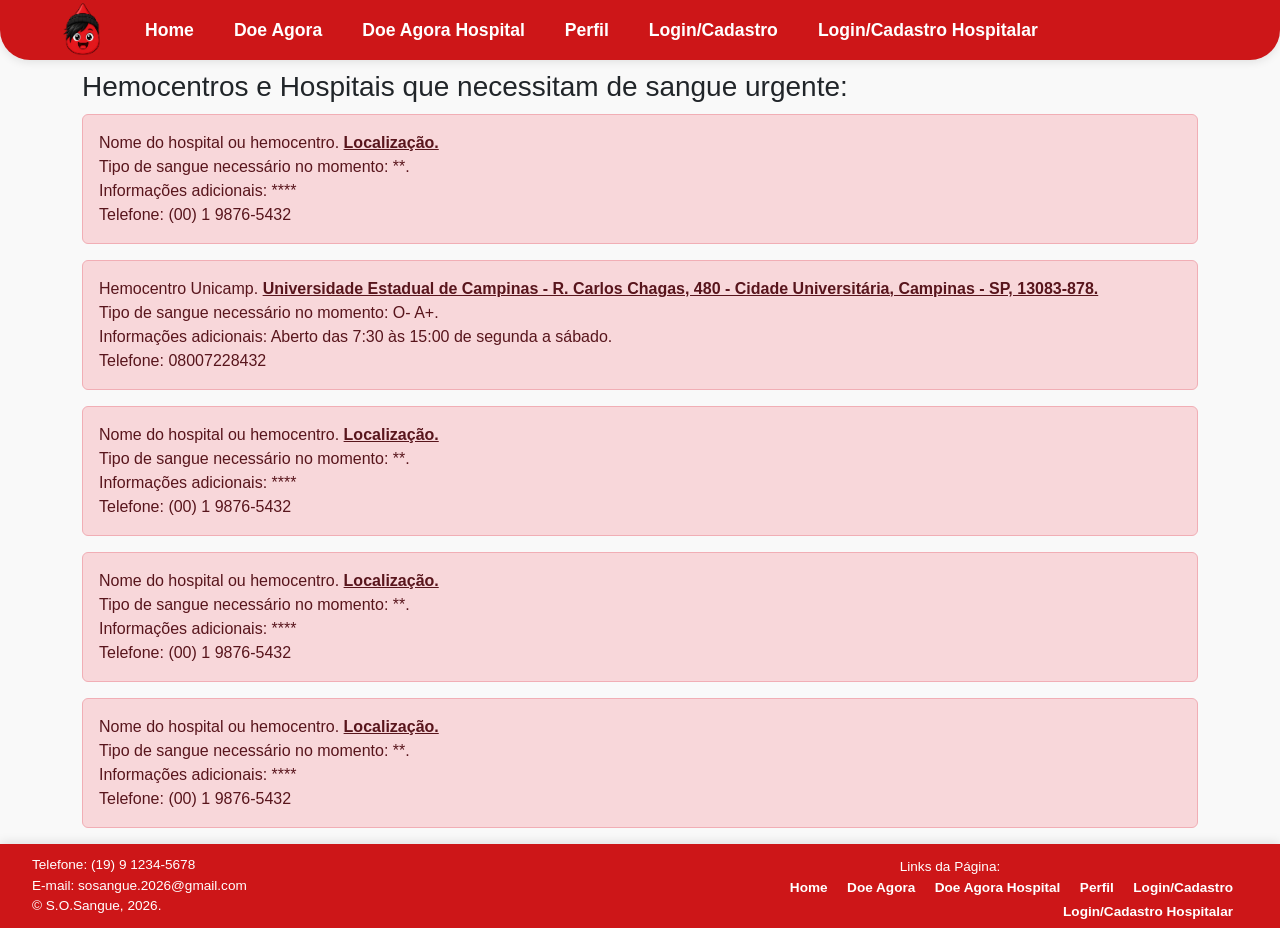
<file: projeto-anterior/doe_agora_doador.html>
<!DOCTYPE html>
<html lang="pt-br">
<head>
    <link href="https://cdn.jsdelivr.net/npm/bootstrap@5.3.8/dist/css/bootstrap.min.css" rel="stylesheet" integrity="sha384-sRIl4kxILFvY47J16cr9ZwB07vP4J8+LH7qKQnuqkuIAvNWLzeN8tE5YBujZqJLB" crossorigin="anonymous">
    <meta charset="UTF-8">
    <link rel="stylesheet" href="css/style.css">
    <meta name="viewport" content="width=device-width, initial-scale=1.0">
    <title>SOSangue</title>
      <link rel="shortcut icon" href="img/icon2.png" type="image/x-icon">
    

    
</head>
<body>

  <nav>
      <img src="img/icon2.png" alt="Logo do S.O.Sangue" style="height: 60px; margin-left: 20px;">
      <a class="nav-link" href="index.html">Home</a>
      <a class="nav-link" href="doe_agora_doador.html">Doe Agora</a>
      <a class="nav-link" href="doe_agora_receptor.html">Doe Agora Hospital</a>
      <a class="nav-link" href="profile.html">Perfil</a>
      <a class="nav-link" href="login.html">Login/Cadastro</a>
      <a class="nav-link" href="loginHospital.html">Login/Cadastro Hospitalar</a>
  </nav>

  <div class="col-12">
    <div class="container">
      <h3 style=" margin-top: 10px; margin-bottom: 10px;">Hemocentros e Hospitais que necessitam de sangue urgente:</h3>
      <div class="alert alert-danger" role="alert">
        Nome do hospital ou hemocentro. <a href="#" class="alert-link">Localização.</a><br>Tipo de sangue necessário no momento: **.<br>Informações adicionais: ****<br>Telefone: (00) 1 9876-5432
      </div>

        <div class="alert alert-danger" role="alert">
        Hemocentro Unicamp. <a href="https://maps.app.goo.gl/GrVfQFsus9zcfKPs9" class="alert-link">Universidade Estadual de Campinas - R. Carlos Chagas, 480 - Cidade Universitária, Campinas - SP, 13083-878.</a><br>Tipo de sangue necessário no momento: O- A+.<br>Informações adicionais: Aberto das 7:30 às 15:00 de segunda a sábado.<br>Telefone: 08007228432
      </div>

      <div class="alert alert-danger" role="alert">
        Nome do hospital ou hemocentro. <a href="#" class="alert-link">Localização.</a><br>Tipo de sangue necessário no momento: **.<br>Informações adicionais: ****<br>Telefone: (00) 1 9876-5432
      </div>

      <div class="alert alert-danger" role="alert">
        Nome do hospital ou hemocentro. <a href="#" class="alert-link">Localização.</a><br>Tipo de sangue necessário no momento: **.<br>Informações adicionais: ****<br>Telefone: (00) 1 9876-5432
      </div>

      <div class="alert alert-danger" role="alert">
        Nome do hospital ou hemocentro. <a href="#" class="alert-link">Localização.</a><br>Tipo de sangue necessário no momento: **.<br>Informações adicionais: ****<br>Telefone: (00) 1 9876-5432
      </div>
    </div>
  </div>

  <footer>
    <div class="row m-0 align-items-center">
            <div class="col-12 col-md-6 text-center text-md-start mb-1 mb-md-0">
                <p>Telefone: (19) 9 1234-5678</p>
                <p>E-mail: sosangue.2026@gmail.com</p>
                <p>&copy; S.O.Sangue, 2026.</p>
            </div>

            <div class="col-12 col-md-6 text-center text-md-end" style="margin-top: 10px;">
                <h6 style="text-align: center;">Links da Página:</h6>
                <a class="nav-link" href="index.html">Home</a>
                <a class="nav-link" href="doe_agora_doador.html">Doe Agora</a>
                <a class="nav-link" href="doe_agora_receptor.html">Doe Agora Hospital</a>
                <a class="nav-link" href="profile.html">Perfil</a>
                <a class="nav-link" href="login.html">Login/Cadastro</a>
                <a class="nav-link" href="loginHospital.html">Login/Cadastro Hospitalar</a>
            </div>
        </div>
  </footer>


<script src="https://cdn.jsdelivr.net/npm/bootstrap@5.3.8/dist/js/bootstrap.bundle.min.js" integrity="sha384-FKyoEForCGlyvwx9Hj09JcYn3nv7wiPVlz7YYwJrWVcXK/BmnVDxM+D2scQbITxI" crossorigin="anonymous"></script>
</body>
</html>
</file>
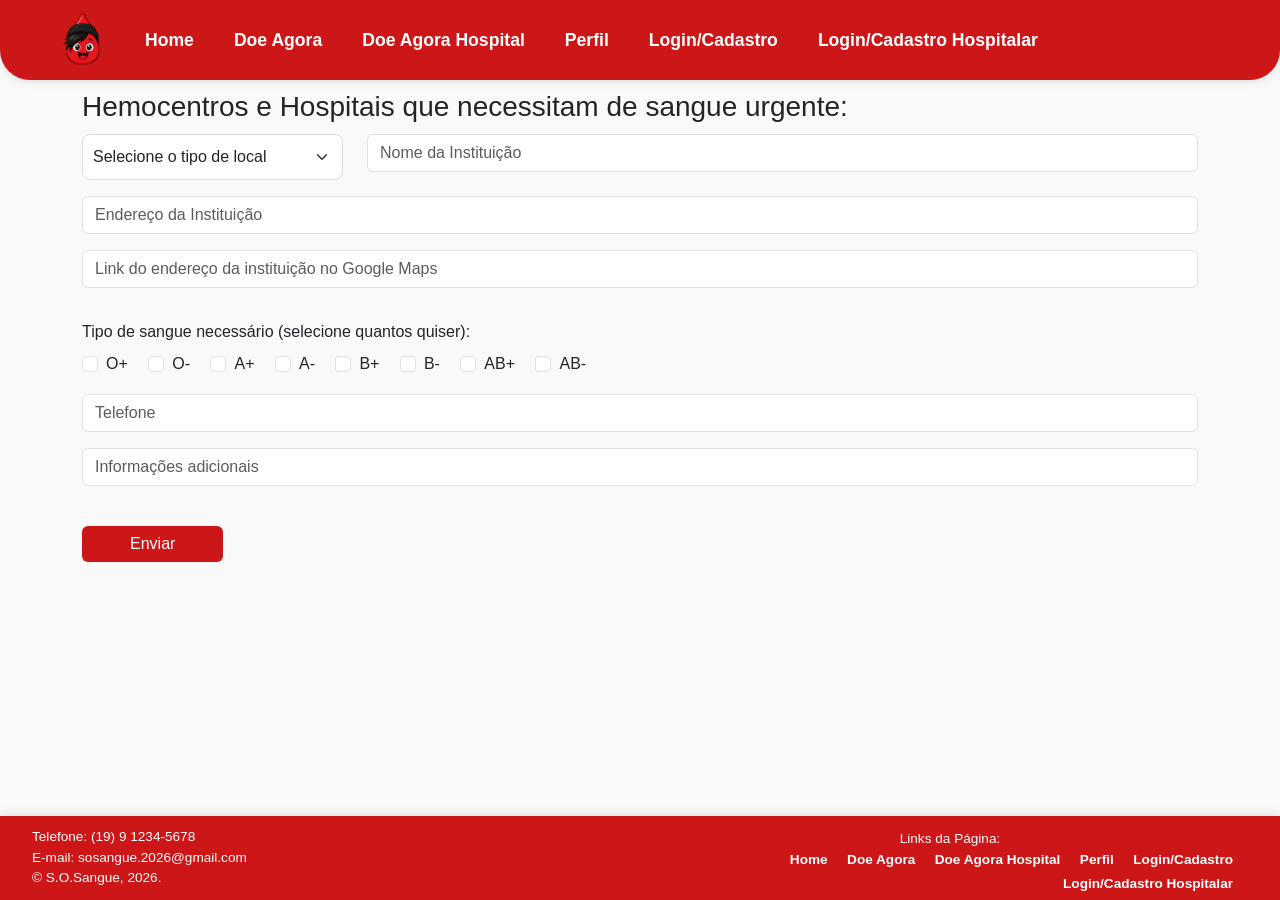
<file: projeto-anterior/doe_agora_receptor.html>
<!DOCTYPE html>
<html lang="pt-br">
<head>
    <link href="https://cdn.jsdelivr.net/npm/bootstrap@5.3.8/dist/css/bootstrap.min.css" rel="stylesheet" integrity="sha384-sRIl4kxILFvY47J16cr9ZwB07vP4J8+LH7qKQnuqkuIAvNWLzeN8tE5YBujZqJLB" crossorigin="anonymous">
    <meta charset="UTF-8">
    <link rel="stylesheet" href="css/style.css">
    <meta name="viewport" content="width=device-width, initial-scale=1.0">
    <title>SOSangue</title>
    <link rel="shortcut icon" href="img/icon2.png" type="image/x-icon">
   

    
</head>
<body>

  <nav>
      <img src="img/icon2.png" alt="Logo do S.O.Sangue" style="height: 60px; margin-left: 20px;">
      <a class="nav-link" href="index.html">Home</a>
      <a class="nav-link" href="doe_agora_doador.html">Doe Agora</a>
      <a class="nav-link" href="doe_agora_receptor.html">Doe Agora Hospital</a>
      <a class="nav-link" href="profile.html">Perfil</a>
      <a class="nav-link" href="login.html">Login/Cadastro</a>
      <a class="nav-link" href="loginHospital.html">Login/Cadastro Hospitalar</a>
  </nav>

  <div class="container">
    <h3 style=" margin-top: 10px; margin-bottom: 10px;">Hemocentros e Hospitais que necessitam de sangue urgente:</h3>
      
    <div class="row">
      <div class="col-md-3 col-sm-12">
        <div class="input-group mb-3">
          <select class="form-select" id="inputGroupSelect01">
            <option selected>Selecione o tipo de local</option>
            <option value="hospital">Hospital</option>
            <option value="hemocentro">Hemocentro</option>
          </select>
        </div>
      </div>

      <div class="col-md-9 col-ms-12">
        <div class="input-group mb-3">
          <input type="text" class="form-control" placeholder="Nome da Instituição" aria-label="Username" aria-describedby="basic-addon1">
        </div>
      </div>

      <div class="col-md-12 col-ms-12">
        <div class="input-group mb-3">
          <input type="text" class="form-control" placeholder="Endereço da Instituição" aria-label="Username" aria-describedby="basic-addon1">
        </div>
      </div>

      <div class="col-md-12 col-ms-12">
        <div class="input-group mb-3">
          <input type="text" class="form-control" placeholder="Link do endereço da instituição no Google Maps" aria-label="Username" aria-describedby="basic-addon1">
        </div>
      </div>

      <!--Tipo de Sangue-->
      <div class="col-12 mt-3" style="border: 10px;">
        <lable class="form-label d-block">Tipo de sangue necessário (selecione quantos quiser):</lable>
        <!--form-check-inline : aparece um do lado do outro-->
        <div class="form-check form-check-inline">
          <input type="checkbox" name="tipo_sanguineo" id="O+" class="form-check-input">
          <label for="aluno" class="form-check-label">O+</label>
        </div>

        <div class="form-check form-check-inline">
          <input type="checkbox" name="tipo_sanguineo" id="O-" class="form-check-input">
          <label for="professor" class="form-check-label">O-</label>
        </div>

        <div class="form-check form-check-inline">
          <input type="checkbox" name="tipo_sanguineo" id="A+" class="form-check-input">
          <label for="professor" class="form-check-label">A+</label>
        </div>

        <div class="form-check form-check-inline">
          <input type="checkbox" name="tipo_sanguineo" id="A-" class="form-check-input">
          <label for="professor" class="form-check-label">A-</label>
        </div>

        <div class="form-check form-check-inline">
          <input type="checkbox" name="tipo_sanguineo" id="B+" class="form-check-input">
          <label for="professor" class="form-check-label">B+</label>
        </div>

        <div class="form-check form-check-inline">
          <input type="checkbox" name="tipo_sanguineo" id="B-" class="form-check-input">
          <label for="B-" class="form-check-label">B-</label>
        </div>

        <div class="form-check form-check-inline">
          <input type="checkbox" name="tipo_sanguineo" id="AB+" class="form-check-input">
          <label for="AB+" class="form-check-label">AB+</label>
        </div>

        <div class="form-check form-check-inline">
          <input type="checkbox" name="tipo_sanguineo" id="AB-" class="form-check-input">
          <label for="AB-" class="form-check-label">AB-</label>
        </div>



      </div>
      <!---->

      <div class="col-md-12 col-ms-12">
        <div class="input-group mt-3 mb-3">
          <input type="text" class="form-control" placeholder="Telefone" aria-label="Telefone" aria-describedby="basic-addon1">
        </div>
      </div>

      <div class="col-md-12 col-ms-12">
        <div class="input-group mb-3">
          <input type="text" class="form-control" placeholder="Informações adicionais" aria-label="Informações adicionais" aria-describedby="basic-addon1">
        </div>
      </div>

      <div class="col-12 mt-4 d-flex d-md-block">
                        <button class="btn btn-primary px-5" type="submit"
                            style="background-color: #CD1618; border: none; margin-bottom: 15px;">
                            Enviar
                        </button>
                    </div>

    </div>
  </div>

  <footer>
    <div class="row m-0 align-items-center">
      <div class="col-12 col-md-6 text-center text-md-start mb-1 mb-md-0">
        <p>Telefone: (19) 9 1234-5678</p>
        <p>E-mail: sosangue.2026@gmail.com</p>
        <p>&copy; S.O.Sangue, 2026.</p>
      </div>

      <div class="col-12 col-md-6 text-center text-md-end" style="margin-top: 10px;">
        <h6 style="text-align: center;">Links da Página:</h6>
        <a class="nav-link" href="index.html">Home</a>
        <a class="nav-link" href="doe_agora_doador.html">Doe Agora</a>
        <a class="nav-link" href="doe_agora_receptor.html">Doe Agora Hospital</a>
        <a class="nav-link" href="profile.html">Perfil</a>
        <a class="nav-link" href="login.html">Login/Cadastro</a>
        <a class="nav-link" href="loginHospital.html">Login/Cadastro Hospitalar</a>
      </div>
    </div>
  </footer>


<script src="https://cdn.jsdelivr.net/npm/bootstrap@5.3.8/dist/js/bootstrap.bundle.min.js" integrity="sha384-FKyoEForCGlyvwx9Hj09JcYn3nv7wiPVlz7YYwJrWVcXK/BmnVDxM+D2scQbITxI" crossorigin="anonymous"></script>
</body>
</html>
</file>
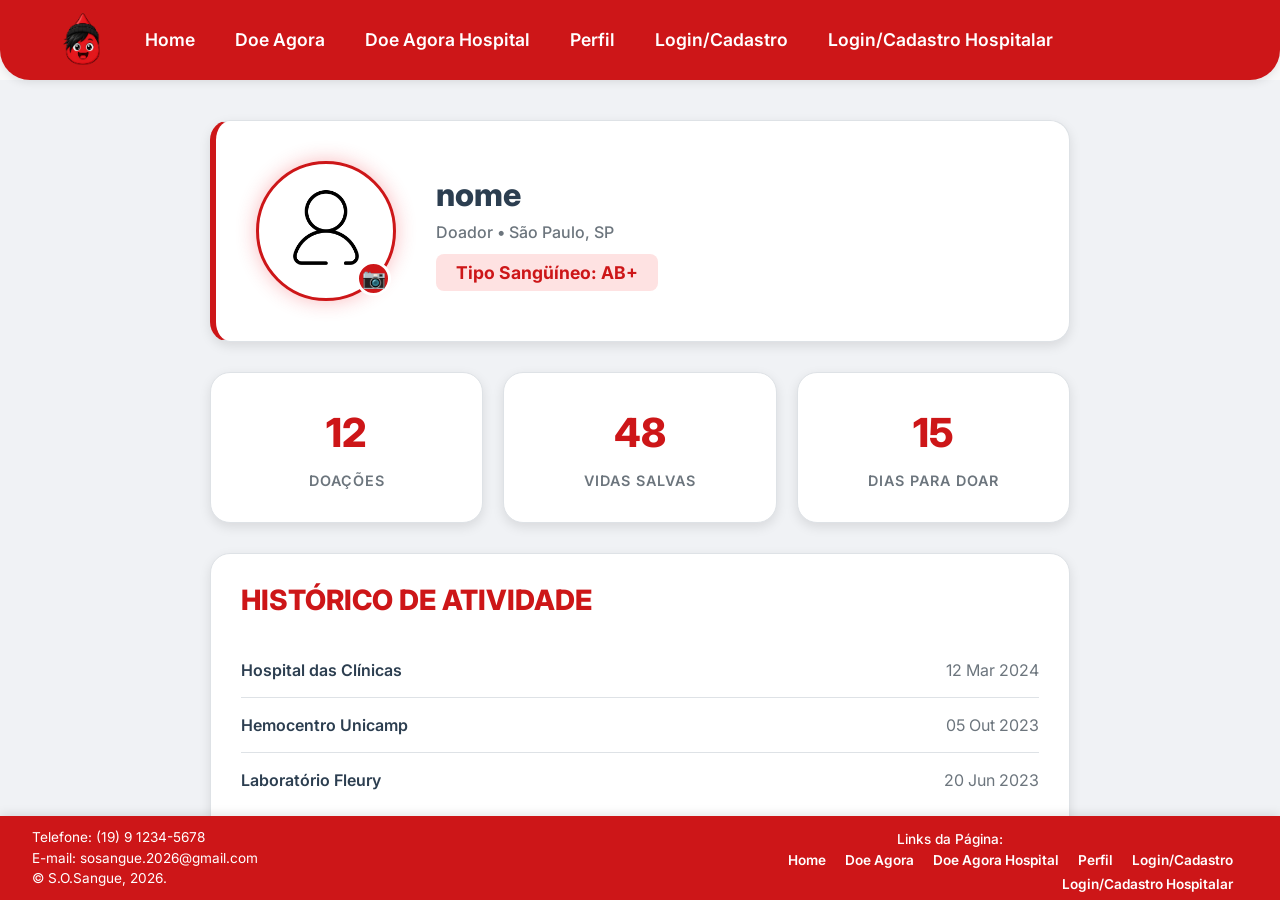
<file: projeto-anterior/profile.html>
<!DOCTYPE html>
<html lang="pt-br">

<head>
    <meta charset="UTF-8">
    <meta name="viewport" content="width=device-width, initial-scale=1.0">
    <title>S.O.Sangue | Meu Perfil</title>
    <link rel="shortcut icon" href="img/icon2.png" type="image/x-icon">
    <link href="https://fonts.googleapis.com/css2?family=Inter:wght@400;600;700;800&display=swap" rel="stylesheet">
    <link href="https://cdn.jsdelivr.net/npm/bootstrap@5.3.3/dist/css/bootstrap.min.css" rel="stylesheet">
    <link rel="stylesheet" href="css/style.css">
    <style>
        :root {
            --bg-dark: #f0f2f5;
            --bg-card: #ffffff;
            --bg-input: #ffffff;
            --text-muted: #6c757d;
            --border: #dee2e6;
        }

        .profile-container {
            max-width: 900px;
            margin: 40px auto;
            padding: 0 20px;
        }

        .profile-header {
            background: var(--bg-card);
            padding: 40px;
            border-radius: 20px;
            box-shadow: var(--shadow);
            display: flex;
            align-items: center;
            gap: 40px;
            margin-bottom: 30px;
            border: 1px solid var(--border);
            border-left: 6px solid var(--primary);
        }

        .avatar-wrapper {
            position: relative;
            width: 140px;
            height: 140px;
        }

        .avatar {
            width: 100%;
            height: 100%;
            background: var(--bg-input);
            border-radius: 50%;
            object-fit: cover;
            border: 3px solid var(--primary);
            box-shadow: 0 0 20px rgba(237, 28, 36, 0.3);
        }

        .upload-btn {
            position: absolute;
            bottom: 5px;
            right: 5px;
            background: var(--primary);
            color: white;
            width: 35px;
            height: 35px;
            border-radius: 50%;
            display: flex;
            align-items: center;
            justify-content: center;
            cursor: pointer;
            border: 3px solid var(--bg-card);
            transition: transform 0.2s;
        }

        .upload-btn:hover {
            transform: scale(1.1);
        }

        .profile-info h2 {
            font-size: 2rem;
            font-weight: 800;
            margin-bottom: 5px;
            color: var(--secondary);
        }

        .profile-info p {
            color: var(--text-muted);
            font-weight: 500;
        }

        .stat-card {
            background: var(--bg-card);
            padding: 30px 20px;
            border-radius: 20px;
            text-align: center;
            box-shadow: var(--shadow);
            border: 1px solid var(--border);
            transition: transform 0.3s;
        }

        .stat-card:hover {
            transform: translateY(-5px);
            border-color: var(--primary);
        }

        .stat-card .value {
            font-size: 2.5rem;
            font-weight: 800;
            color: var(--primary);
            display: block;
            margin-bottom: 5px;
        }

        .stat-card .label {
            font-size: 0.9rem;
            font-weight: 600;
            color: var(--text-muted);
            text-transform: uppercase;
            letter-spacing: 1px;
        }

        .history-card {
            background: var(--bg-card);
            padding: 30px;
            border-radius: 20px;
            box-shadow: var(--shadow);
            border: 1px solid var(--border);
        }

        .history-card h3 {
            font-weight: 800;
            margin-bottom: 25px;
            color: var(--primary);
            text-transform: uppercase;
        }

        .history-item {
            display: flex;
            justify-content: space-between;
            padding: 15px 0;
            border-bottom: 1px solid var(--border);
        }

        .history-item:last-child {
            border-bottom: none;
        }

        .history-item span:first-child {
            font-weight: 600;
            color: var(--secondary);
        }

        .history-item span:last-child {
            color: var(--text-muted);
        }

        #file-input {
            display: none;
        }
    </style>
</head>

<body>

    <nav>
        <img src="img/icon2.png" alt="Logo do S.O.Sangue" style="height: 60px; margin-left: 20px;">
        <a class="nav-link" href="index.html">Home</a>
        <a class="nav-link" href="doe_agora_doador.html">Doe Agora</a>
        <a class="nav-link" href="doe_agora_receptor.html">Doe Agora Hospital</a>
        <a class="nav-link" href="profile.html">Perfil</a>
        <a class="nav-link" href="login.html">Login/Cadastro</a>
        <a class="nav-link" href="loginHospital.html">Login/Cadastro Hospitalar</a>
    </nav>

    <main class="content" style="overflow-y: auto; flex: 1; background: var(--bg-dark); width: 100%;">
        <div class="profile-container">
            <div class="profile-header">
                <div class="avatar-wrapper">
                    <img src="img/perfil.png" alt="Avatar" class="avatar" id="profile-img">
                    <label for="file-input" class="upload-btn">
                        <span style="font-size: 1.2rem;">📷</span>
                    </label>
                    <input type="file" id="file-input" accept="image/*">
                </div>
                <div class="profile-info">
                    <h2>nome</h2>
                    <p>Doador • São Paulo, SP</p>
                    <div style="margin-top: 15px;">
                        <span class="tag urgent" style="font-size: 1.1rem; padding: 8px 20px;">Tipo Sangüíneo:
                            AB+</span>
                    </div>
                </div>
            </div>

            <div style="display: flex; gap: 20px; margin-bottom: 30px;">
                <div class="stat-card" style="flex: 1;">
                    <span class="value">12</span>
                    <span class="label">Doações</span>
                </div>
                <div class="stat-card" style="flex: 1;">
                    <span class="value">48</span>
                    <span class="label">Vidas Salvas</span>
                </div>
                <div class="stat-card" style="flex: 1;">
                    <span class="value">15</span>
                    <span class="label">Dias para Doar</span>
                </div>
            </div>

            <div class="history-card">
                <h3>Histórico de Atividade</h3>
                <div class="history-item">
                    <span>Hospital das Clínicas</span>
                    <span>12 Mar 2024</span>
                </div>
                <div class="history-item">
                    <span>Hemocentro Unicamp</span>
                    <span>05 Out 2023</span>
                </div>
                <div class="history-item">
                    <span>Laboratório Fleury</span>
                    <span>20 Jun 2023</span>
                </div>
            </div>
            <div class="history-card" style="margin-top: 30px; margin-bottom: 30px;">
                <h3 style="color: var(--primary);">Editar Perfil</h3>
                <form class="row g-3" id="edit-profile-form">
                    <div class="col-md-6">
                        <label class="form-label" style="color: var(--secondary); font-weight: 600;">CPF:</label>
                        <input type="text" class="form-control" placeholder="123.456.789-00"
                            style="background: var(--bg-input); color: var(--secondary); border: 1px solid var(--border);">
                    </div>
                    <div class="col-md-6">
                        <label class="form-label" style="color: var(--secondary); font-weight: 600;">Telefone
                            Celular:</label>
                        <input type="text" class="form-control" placeholder="(11) 98765-4321"
                            style="background: var(--bg-input); color: var(--secondary); border: 1px solid var(--border);">
                    </div>
                    <div class="col-md-6">
                        <label class="form-label" style="color: var(--secondary); font-weight: 600;">Data de
                            Nascimento:</label>
                        <input type="date" class="form-control"
                            style="background: var(--bg-input); color: var(--secondary); border: 1px solid var(--border);">
                    </div>
                    <div class="col-md-6">
                        <label class="form-label" style="color: var(--secondary); font-weight: 600;">Tipo
                            Sanguíneo:</label>
                        <select class="form-select"
                            style="background: var(--bg-input); color: var(--secondary); border: 1px solid var(--border);">
                            <option value="A+">A+</option>
                            <option value="A-">A-</option>
                            <option value="B+">B+</option>
                            <option value="B-">B-</option>
                            <option value="AB+" selected>AB+</option>
                            <option value="AB-">AB-</option>
                            <option value="O+">O+</option>
                            <option value="O-">O-</option>
                        </select>
                    </div>
                    <div class="col-12">
                        <label class="form-label" style="color: var(--secondary); font-weight: 600;">Endereço Completo:</label>
                        <input type="text" class="form-control" placeholder="Rua, Número, Bairro, Cidade - UF"
                            style="background: var(--bg-input); color: var(--secondary); border: 1px solid var(--border);">
                    </div>
                    <div class="col-md-6">
                        <label class="form-label" style="color: var(--secondary); font-weight: 600;">Contato de Emergência:</label>
                        <input type="text" class="form-control" placeholder="(11) 91234-5678"
                            style="background: var(--bg-input); color: var(--secondary); border: 1px solid var(--border);">
                    </div>
                    <div class="col-md-6">
                        <label class="form-label" style="color: var(--secondary); font-weight: 600;">Senha:</label>
                        <input type="password" class="form-control" placeholder="********"
                            style="background: var(--bg-input); color: var(--secondary); border: 1px solid var(--border);">
                    </div>
                    <div class="col-12 mt-4 text-end">
                        <button type="button" class="btn px-4 py-2" onclick="alert('Dados atualizados com sucesso!')"
                            style="background-color: var(--primary); color: white; border: none; font-weight: bold; border-radius: 8px; transition: transform 0.2s;">Salvar
                            Alterações</button>
                    </div>
                </form>
            </div>

        </div>
    </main>

    <footer>
        <div class="row m-0 align-items-center">
        <div class="col-12 col-md-6 text-center text-md-start mb-1 mb-md-0">
                <p>Telefone: (19) 9 1234-5678</p>
                <p>E-mail: sosangue.2026@gmail.com</p>
                <p>&copy; S.O.Sangue, 2026.</p>
        </div>

        <div class="col-12 col-md-6 text-center text-md-end" style="margin-top: 10px;">
                <h6 style="text-align: center;">Links da Página:</h6>
                <a class="nav-link" href="index.html">Home</a>
                <a class="nav-link" href="doe_agora_doador.html">Doe Agora</a>
                <a class="nav-link" href="doe_agora_receptor.html">Doe Agora Hospital</a>
                <a class="nav-link" href="profile.html">Perfil</a>
                <a class="nav-link" href="login.html">Login/Cadastro</a>
                <a class="nav-link" href="loginHospital.html">Login/Cadastro Hospitalar</a>
        </div>
        </div>
  </footer>

    <script>
        document.getElementById('file-input').addEventListener('change', function (e) {
            const file = e.target.files[0];
            if (file) {
                const reader = new FileReader();
                reader.onload = function (event) {
                    document.getElementById('profile-img').src = event.target.result;
                };
                reader.readAsDataURL(file);
            }
        });
    </script>
</body>

</html>
</file>
<file: css/cenario-original.css>
* {
    box-sizing: border-box
  }

  body {
    margin: 0;
    background: #160f28;
    font-family: "IBM Plex Mono", monospace
  }

  a {
    color: #f6a05e;
    text-decoration: none;
    border-bottom: 1px dotted rgba(246, 160, 94, 0.5)
  }

  a:hover {
    color: #ffc79a;
    border-bottom-color: #ffc79a
  }

  @keyframes blink {

    0%,
    49% {
      opacity: 1
    }

    50%,
    100% {
      opacity: 0
    }
  }

  @keyframes bob {

    0%,
    100% {
      transform: translateY(0)
    }

    50% {
      transform: translateY(5px)
    }
  }

  @keyframes bobSlow {

    0%,
    100% {
      transform: translateY(0)
    }

    50% {
      transform: translateY(-9px)
    }
  }

  @keyframes scan {
    0% {
      background-position: 0 0
    }

    100% {
      background-position: 0 -240px
    }
  }

  @keyframes sky {
    0% {
      transform: translate3d(0, 0, 0)
    }

    100% {
      transform: translate3d(-50%, 0, 0)
    }
  }

  @keyframes twinkle {

    0%,
    100% {
      opacity: 0.15
    }

    50% {
      opacity: 0.95
    }
  }

  @keyframes shimmer {
    0% {
      background-position: 0 0
    }

    100% {
      background-position: 120px 0
    }
  }

  @keyframes sweep {
    0% {
      transform: translateX(-120%)
    }

    100% {
      transform: translateX(320%)
    }
  }

  @keyframes ticker {
    0% {
      transform: translateX(0)
    }

    100% {
      transform: translateX(-50%)
    }
  }

  @keyframes spinSlow {
    0% {
      transform: rotate(0)
    }

    100% {
      transform: rotate(360deg)
    }
  }

  @keyframes cityFar {
    0% {
      transform: translateX(0)
    }

    100% {
      transform: translateX(-50%)
    }
  }

  @keyframes cityNear {
    0% {
      transform: translateX(0)
    }

    100% {
      transform: translateX(-50%)
    }
  }

  @keyframes puff {
    0% {
      opacity: 0.9;
      transform: scale(0.5) translateY(0)
    }

    100% {
      opacity: 0;
      transform: scale(1.5) translateY(-6px)
    }
  }

  @keyframes slash {
    0% {
      opacity: 0;
      transform: rotate(-70deg) scale(0.6)
    }

    30% {
      opacity: 1
    }

    100% {
      opacity: 0;
      transform: rotate(65deg) scale(1.25)
    }
  }

  @keyframes spark {
    0% {
      opacity: 1;
      transform: scale(0.4)
    }

    100% {
      opacity: 0;
      transform: scale(1.9)
    }
  }

  @keyframes stepDust {
    0% {
      opacity: 0.7;
      transform: translate(0, 0) scale(0.4)
    }

    100% {
      opacity: 0;
      transform: translate(-16px, -6px) scale(1.35)
    }
  }

  @keyframes beacon {

    0%,
    70% {
      opacity: 0.2
    }

    80% {
      opacity: 1
    }

    100% {
      opacity: 0.2
    }
  }

  @keyframes cityMid {
    0% {
      transform: translateX(0)
    }

    100% {
      transform: translateX(-50%)
    }
  }

  @keyframes hillsMove {
    0% {
      transform: translateX(0)
    }

    100% {
      transform: translateX(-50%)
    }
  }

  @keyframes propsMove {
    0% {
      transform: translateX(0)
    }

    100% {
      transform: translateX(-50%)
    }
  }

  @keyframes birdFlap {

    0%,
    100% {
      transform: scaleY(1)
    }

    50% {
      transform: scaleY(0.3)
    }
  }

  @keyframes birdFly {
    0% {
      transform: translate(0, 0)
    }

    100% {
      transform: translate(-120vw, -26px)
    }
  }

  @keyframes streak {
    0% {
      opacity: 0;
      transform: translateX(-14px) scaleX(0.4)
    }

    25% {
      opacity: 1
    }

    100% {
      opacity: 0;
      transform: translateX(16px) scaleX(1.2)
    }
  }

  @keyframes ring {
    0% {
      opacity: 0;
      transform: rotate(0) scale(0.5)
    }

    25% {
      opacity: 1
    }

    100% {
      opacity: 0;
      transform: rotate(300deg) scale(1.3)
    }
  }

  @keyframes wobble {

    0%,
    100% {
      transform: scale(1, 1)
    }

    50% {
      transform: scale(1.14, 0.86)
    }
  }

  @keyframes hopSlime {

    0%,
    100% {
      transform: translateY(0)
    }

    45% {
      transform: translateY(-11px)
    }
  }

  @keyframes flap {

    0%,
    100% {
      transform: scaleY(1) rotate(-12deg)
    }

    50% {
      transform: scaleY(0.35) rotate(16deg)
    }
  }

  @keyframes flapB {

    0%,
    100% {
      transform: scaleY(1) rotate(12deg)
    }

    50% {
      transform: scaleY(0.35) rotate(-16deg)
    }
  }

  @keyframes glowEye {

    0%,
    100% {
      opacity: 0.55
    }

    50% {
      opacity: 1
    }
  }

  @keyframes driftX {
    0% {
      transform: translateX(0)
    }

    50% {
      transform: translateX(26px)
    }

    100% {
      transform: translateX(0)
    }
  }

  @keyframes flame {

    0%,
    100% {
      transform: scale(1, 1) translateY(0);
      opacity: 0.95
    }

    50% {
      transform: scale(0.82, 1.18) translateY(-3px);
      opacity: 0.75
    }
  }

  @keyframes emberUp {
    0% {
      opacity: 0;
      transform: translateY(0) translateX(0)
    }

    25% {
      opacity: 1
    }

    100% {
      opacity: 0;
      transform: translateY(-26px) translateX(6px)
    }
  }

  @keyframes bounce {

    0%,
    100% {
      transform: translateY(0)
    }

    50% {
      transform: translateY(-2px)
    }
  }

  @keyframes hue {

    0%,
    100% {
      filter: hue-rotate(0deg)
    }

    50% {
      filter: hue-rotate(18deg)
    }
  }

  .world {
    min-height: 100vh;
    background: linear-gradient(180deg, #2b1550 0%, #3a1a4e 28%, #241338 62%, #160f28 100%);
    color: #efe2f2;
    padding: 0 0 0;
    position: relative;
    overflow: hidden
  }

  .art-002 {
    position: absolute;
    top: -140px;
    left: 50%;
    width: 520px;
    height: 520px;
    margin-left: -260px;
    border-radius: 50%;
    background: radial-gradient(circle, rgba(246, 160, 94, 0.55) 0%, rgba(246, 160, 94, 0.12) 45%, transparent 70%);
    animation: hue 14s ease-in-out infinite;
    pointer-events: none
  }

  .art-003 {
    position: absolute;
    top: 56px;
    left: 50%;
    width: 150px;
    height: 150px;
    margin-left: -75px;
    border-radius: 50%;
    background: radial-gradient(circle at 38% 34%, #ffd2a4 0%, #f6a05e 58%, #d2764a 100%);
    box-shadow: 0 0 70px rgba(246, 160, 94, 0.55);
    animation: bobSlow 11s ease-in-out infinite;
    pointer-events: none
  }

  .art-004 {
    position: absolute;
    inset: 0;
    pointer-events: none
  }

  .art-005 {
    position: absolute;
    top: 36px;
    left: 12%;
    width: 3px;
    height: 3px;
    background: #ffe7c9;
    animation: twinkle 2.2s ease-in-out infinite;
    animation-delay: 0.00s
  }

  .art-006 {
    position: absolute;
    top: 84px;
    left: 31%;
    width: 3px;
    height: 3px;
    background: #ffe7c9;
    animation: twinkle 2.9s ease-in-out infinite;
    animation-delay: 0.45s
  }

  .art-007 {
    position: absolute;
    top: 54px;
    left: 58%;
    width: 3px;
    height: 3px;
    background: #ffe7c9;
    animation: twinkle 3.6s ease-in-out infinite;
    animation-delay: 0.90s
  }

  .art-008 {
    position: absolute;
    top: 24px;
    left: 77%;
    width: 3px;
    height: 3px;
    background: #ffe7c9;
    animation: twinkle 4.3s ease-in-out infinite;
    animation-delay: 1.35s
  }

  .art-009 {
    position: absolute;
    top: 132px;
    left: 88%;
    width: 3px;
    height: 3px;
    background: #ffe7c9;
    animation: twinkle 5.0s ease-in-out infinite;
    animation-delay: 1.80s
  }

  .art-010 {
    position: absolute;
    top: 102px;
    left: 7%;
    width: 3px;
    height: 3px;
    background: #ffe7c9;
    animation: twinkle 2.2s ease-in-out infinite;
    animation-delay: 2.25s
  }

  .art-011 {
    position: absolute;
    top: 168px;
    left: 44%;
    width: 3px;
    height: 3px;
    background: #ffe7c9;
    animation: twinkle 2.9s ease-in-out infinite;
    animation-delay: 2.70s
  }

  .art-012 {
    position: absolute;
    top: 66px;
    left: 93%;
    width: 3px;
    height: 3px;
    background: #ffe7c9;
    animation: twinkle 3.6s ease-in-out infinite;
    animation-delay: 0.00s
  }

  .art-013 {
    position: absolute;
    top: 198px;
    left: 22%;
    width: 3px;
    height: 3px;
    background: #ffe7c9;
    animation: twinkle 4.3s ease-in-out infinite;
    animation-delay: 0.45s
  }

  .art-014 {
    position: absolute;
    top: 156px;
    left: 67%;
    width: 3px;
    height: 3px;
    background: #ffe7c9;
    animation: twinkle 5.0s ease-in-out infinite;
    animation-delay: 0.90s
  }

  .art-015 {
    position: absolute;
    top: 228px;
    left: 81%;
    width: 3px;
    height: 3px;
    background: #ffe7c9;
    animation: twinkle 2.2s ease-in-out infinite;
    animation-delay: 1.35s
  }

  .art-016 {
    position: absolute;
    top: 114px;
    left: 52%;
    width: 3px;
    height: 3px;
    background: #ffe7c9;
    animation: twinkle 2.9s ease-in-out infinite;
    animation-delay: 1.80s
  }

  .art-017 {
    position: absolute;
    top: 42px;
    left: 38%;
    width: 3px;
    height: 3px;
    background: #ffe7c9;
    animation: twinkle 3.6s ease-in-out infinite;
    animation-delay: 2.25s
  }

  .art-018 {
    position: absolute;
    top: 186px;
    left: 5%;
    width: 3px;
    height: 3px;
    background: #ffe7c9;
    animation: twinkle 4.3s ease-in-out infinite;
    animation-delay: 2.70s
  }

  .art-019 {
    position: absolute;
    top: 144px;
    left: 15%;
    width: 3px;
    height: 3px;
    background: #ffe7c9;
    animation: twinkle 5.0s ease-in-out infinite;
    animation-delay: 0.00s
  }

  .art-020 {
    position: absolute;
    top: 216px;
    left: 60%;
    width: 3px;
    height: 3px;
    background: #ffe7c9;
    animation: twinkle 2.2s ease-in-out infinite;
    animation-delay: 0.45s
  }

  .art-021 {
    position: absolute;
    top: 78px;
    left: 72%;
    width: 3px;
    height: 3px;
    background: #ffe7c9;
    animation: twinkle 2.9s ease-in-out infinite;
    animation-delay: 0.90s
  }

  .art-022 {
    position: absolute;
    top: 174px;
    left: 34%;
    width: 3px;
    height: 3px;
    background: #ffe7c9;
    animation: twinkle 3.6s ease-in-out infinite;
    animation-delay: 1.35s
  }

  .art-023 {
    position: absolute;
    top: 84px;
    left: 0;
    width: 200%;
    height: 118px;
    display: flex;
    pointer-events: none;
    animation: sky 220s linear infinite
  }

  .art-024 {
    width: 50%;
    height: 100%;
    position: relative
  }

  .art-025 {
    position: absolute;
    left: 4%;
    top: 10px;
    width: 170px;
    height: 72px;
    transform: scale(0.6);
    transform-origin: 0 0
  }

  .art-026 {
    position: absolute;
    left: 0px;
    bottom: 4px;
    width: 168px;
    height: 10px;
    border-radius: 5px;
    background: rgba(118, 86, 182, 0.24)
  }

  .art-027 {
    position: absolute;
    left: 30px;
    bottom: 10px;
    width: 84px;
    height: 14px;
    border-radius: 7px;
    background: rgba(118, 86, 182, 0.24)
  }

  .art-028 {
    position: absolute;
    left: 96px;
    bottom: 2px;
    width: 64px;
    height: 9px;
    border-radius: 5px;
    background: rgba(118, 86, 182, 0.24)
  }

  .art-029 {
    position: absolute;
    left: 36px;
    bottom: 22px;
    width: 70px;
    height: 6px;
    border-radius: 3px;
    background: rgba(246, 160, 94, 0.14)
  }

  .art-030 {
    position: absolute;
    left: 24%;
    top: 26px;
    width: 170px;
    height: 72px;
    transform: scale(0.5);
    transform-origin: 0 0
  }

  .art-031 {
    position: absolute;
    left: 6px;
    bottom: 0px;
    width: 74px;
    height: 14px;
    border-radius: 7px;
    background: rgba(118, 86, 182, 0.2)
  }

  .art-032 {
    position: absolute;
    left: 12px;
    bottom: 8px;
    width: 38px;
    height: 26px;
    border-radius: 13px;
    background: rgba(118, 86, 182, 0.2)
  }

  .art-033 {
    position: absolute;
    left: 38px;
    bottom: 10px;
    width: 34px;
    height: 24px;
    border-radius: 12px;
    background: rgba(118, 86, 182, 0.2)
  }

  .art-034 {
    position: absolute;
    left: 16px;
    bottom: 30px;
    width: 40px;
    height: 9px;
    border-radius: 5px;
    background: rgba(246, 160, 94, 0.12)
  }

  .art-035 {
    position: absolute;
    left: 44%;
    top: 0px;
    width: 170px;
    height: 72px;
    transform: scale(0.55);
    transform-origin: 0 0
  }

  .art-036 {
    position: absolute;
    left: 14px;
    bottom: 0px;
    width: 96px;
    height: 16px;
    border-radius: 8px;
    background: rgba(124, 90, 188, 0.22)
  }

  .art-037 {
    position: absolute;
    left: 22px;
    bottom: 10px;
    width: 62px;
    height: 28px;
    border-radius: 14px;
    background: rgba(124, 90, 188, 0.22)
  }

  .art-038 {
    position: absolute;
    left: 34px;
    bottom: 26px;
    width: 52px;
    height: 30px;
    border-radius: 15px;
    background: rgba(124, 90, 188, 0.22)
  }

  .art-039 {
    position: absolute;
    left: 46px;
    bottom: 44px;
    width: 34px;
    height: 24px;
    border-radius: 12px;
    background: rgba(124, 90, 188, 0.22)
  }

  .art-040 {
    position: absolute;
    left: 48px;
    bottom: 60px;
    width: 30px;
    height: 10px;
    border-radius: 5px;
    background: rgba(246, 160, 94, 0.15)
  }

  .art-041 {
    position: absolute;
    left: 64%;
    top: 30px;
    width: 170px;
    height: 72px;
    transform: scale(0.65);
    transform-origin: 0 0
  }

  .art-042 {
    position: absolute;
    left: 0px;
    bottom: 6px;
    width: 58px;
    height: 9px;
    border-radius: 5px;
    background: rgba(118, 86, 182, 0.18)
  }

  .art-043 {
    position: absolute;
    left: 46px;
    bottom: 0px;
    width: 50px;
    height: 12px;
    border-radius: 6px;
    background: rgba(118, 86, 182, 0.18)
  }

  .art-044 {
    position: absolute;
    left: 88px;
    bottom: 8px;
    width: 62px;
    height: 8px;
    border-radius: 4px;
    background: rgba(118, 86, 182, 0.18)
  }

  .art-045 {
    position: absolute;
    left: 50px;
    bottom: 14px;
    width: 44px;
    height: 5px;
    border-radius: 3px;
    background: rgba(246, 160, 94, 0.1)
  }

  .art-046 {
    position: absolute;
    left: 82%;
    top: 8px;
    width: 170px;
    height: 72px;
    transform: scale(0.48);
    transform-origin: 0 0
  }

  .art-047 {
    position: absolute;
    left: 0px;
    bottom: 0px;
    width: 140px;
    height: 14px;
    border-radius: 7px;
    background: rgba(122, 90, 186, 0.2)
  }

  .art-048 {
    position: absolute;
    left: 10px;
    bottom: 8px;
    width: 54px;
    height: 24px;
    border-radius: 12px;
    background: rgba(122, 90, 186, 0.2)
  }

  .art-049 {
    position: absolute;
    left: 52px;
    bottom: 12px;
    width: 66px;
    height: 30px;
    border-radius: 15px;
    background: rgba(122, 90, 186, 0.2)
  }

  .art-050 {
    position: absolute;
    left: 104px;
    bottom: 6px;
    width: 44px;
    height: 18px;
    border-radius: 9px;
    background: rgba(122, 90, 186, 0.2)
  }

  .art-051 {
    position: absolute;
    left: 30px;
    bottom: 34px;
    width: 72px;
    height: 16px;
    border-radius: 8px;
    background: rgba(122, 90, 186, 0.2)
  }

  .art-052 {
    position: absolute;
    left: 40px;
    bottom: 46px;
    width: 56px;
    height: 10px;
    border-radius: 5px;
    background: rgba(246, 160, 94, 0.13)
  }

  .art-053 {
    position: absolute;
    top: 98px;
    left: 0;
    width: 200%;
    height: 140px;
    display: flex;
    pointer-events: none;
    animation: sky 118s linear infinite
  }

  .art-054 {
    position: absolute;
    left: 1%;
    top: 12px;
    width: 170px;
    height: 72px;
    transform: scale(1);
    transform-origin: 0 0
  }

  .art-055 {
    position: absolute;
    left: 0px;
    bottom: 0px;
    width: 150px;
    height: 18px;
    border-radius: 9px;
    background: rgba(160, 124, 224, 0.32)
  }

  .art-056 {
    position: absolute;
    left: 16px;
    bottom: 11px;
    width: 64px;
    height: 30px;
    border-radius: 15px;
    background: rgba(160, 124, 224, 0.32)
  }

  .art-057 {
    position: absolute;
    left: 62px;
    bottom: 13px;
    width: 54px;
    height: 34px;
    border-radius: 17px;
    background: rgba(160, 124, 224, 0.32)
  }

  .art-058 {
    position: absolute;
    left: 102px;
    bottom: 9px;
    width: 42px;
    height: 24px;
    border-radius: 12px;
    background: rgba(160, 124, 224, 0.32)
  }

  .art-059 {
    position: absolute;
    left: 18px;
    bottom: 33px;
    width: 72px;
    height: 12px;
    border-radius: 6px;
    background: rgba(255, 199, 154, 0.28)
  }

  .art-060 {
    position: absolute;
    left: 20%;
    top: 40px;
    width: 170px;
    height: 72px;
    transform: scale(0.78);
    transform-origin: 0 0
  }

  .art-061 {
    position: absolute;
    left: 6px;
    bottom: 0px;
    width: 74px;
    height: 14px;
    border-radius: 7px;
    background: rgba(160, 124, 224, 0.25)
  }

  .art-062 {
    position: absolute;
    left: 12px;
    bottom: 8px;
    width: 38px;
    height: 26px;
    border-radius: 13px;
    background: rgba(160, 124, 224, 0.25)
  }

  .art-063 {
    position: absolute;
    left: 38px;
    bottom: 10px;
    width: 34px;
    height: 24px;
    border-radius: 12px;
    background: rgba(160, 124, 224, 0.25)
  }

  .art-064 {
    position: absolute;
    left: 16px;
    bottom: 30px;
    width: 40px;
    height: 9px;
    border-radius: 5px;
    background: rgba(255, 199, 154, 0.2)
  }

  .art-065 {
    position: absolute;
    left: 36%;
    top: 0px;
    width: 170px;
    height: 72px;
    transform: scale(1.05);
    transform-origin: 0 0
  }

  .art-066 {
    position: absolute;
    left: 0px;
    bottom: 0px;
    width: 140px;
    height: 14px;
    border-radius: 7px;
    background: rgba(172, 134, 232, 0.28)
  }

  .art-067 {
    position: absolute;
    left: 10px;
    bottom: 8px;
    width: 54px;
    height: 24px;
    border-radius: 12px;
    background: rgba(172, 134, 232, 0.28)
  }

  .art-068 {
    position: absolute;
    left: 52px;
    bottom: 12px;
    width: 66px;
    height: 30px;
    border-radius: 15px;
    background: rgba(172, 134, 232, 0.28)
  }

  .art-069 {
    position: absolute;
    left: 104px;
    bottom: 6px;
    width: 44px;
    height: 18px;
    border-radius: 9px;
    background: rgba(172, 134, 232, 0.28)
  }

  .art-070 {
    position: absolute;
    left: 30px;
    bottom: 34px;
    width: 72px;
    height: 16px;
    border-radius: 8px;
    background: rgba(172, 134, 232, 0.28)
  }

  .art-071 {
    position: absolute;
    left: 40px;
    bottom: 46px;
    width: 56px;
    height: 10px;
    border-radius: 5px;
    background: rgba(255, 199, 154, 0.26)
  }

  .art-072 {
    position: absolute;
    left: 56%;
    top: 44px;
    width: 170px;
    height: 72px;
    transform: scale(0.8);
    transform-origin: 0 0
  }

  .art-073 {
    position: absolute;
    left: 0px;
    bottom: 4px;
    width: 168px;
    height: 10px;
    border-radius: 5px;
    background: rgba(158, 122, 222, 0.22)
  }

  .art-074 {
    position: absolute;
    left: 30px;
    bottom: 10px;
    width: 84px;
    height: 14px;
    border-radius: 7px;
    background: rgba(158, 122, 222, 0.22)
  }

  .art-075 {
    position: absolute;
    left: 96px;
    bottom: 2px;
    width: 64px;
    height: 9px;
    border-radius: 5px;
    background: rgba(158, 122, 222, 0.22)
  }

  .art-076 {
    position: absolute;
    left: 36px;
    bottom: 22px;
    width: 70px;
    height: 6px;
    border-radius: 3px;
    background: rgba(255, 199, 154, 0.18)
  }

  .art-077 {
    position: absolute;
    left: 72%;
    top: 4px;
    width: 170px;
    height: 72px;
    transform: scale(0.85);
    transform-origin: 0 0
  }

  .art-078 {
    position: absolute;
    left: 14px;
    bottom: 0px;
    width: 96px;
    height: 16px;
    border-radius: 8px;
    background: rgba(166, 128, 228, 0.27)
  }

  .art-079 {
    position: absolute;
    left: 22px;
    bottom: 10px;
    width: 62px;
    height: 28px;
    border-radius: 14px;
    background: rgba(166, 128, 228, 0.27)
  }

  .art-080 {
    position: absolute;
    left: 34px;
    bottom: 26px;
    width: 52px;
    height: 30px;
    border-radius: 15px;
    background: rgba(166, 128, 228, 0.27)
  }

  .art-081 {
    position: absolute;
    left: 46px;
    bottom: 44px;
    width: 34px;
    height: 24px;
    border-radius: 12px;
    background: rgba(166, 128, 228, 0.27)
  }

  .art-082 {
    position: absolute;
    left: 48px;
    bottom: 60px;
    width: 30px;
    height: 10px;
    border-radius: 5px;
    background: rgba(255, 199, 154, 0.24)
  }

  .art-083 {
    position: absolute;
    left: 88%;
    top: 34px;
    width: 170px;
    height: 72px;
    transform: scale(0.9);
    transform-origin: 0 0
  }

  .art-084 {
    position: absolute;
    left: 0px;
    bottom: 6px;
    width: 58px;
    height: 9px;
    border-radius: 5px;
    background: rgba(160, 124, 224, 0.2)
  }

  .art-085 {
    position: absolute;
    left: 46px;
    bottom: 0px;
    width: 50px;
    height: 12px;
    border-radius: 6px;
    background: rgba(160, 124, 224, 0.2)
  }

  .art-086 {
    position: absolute;
    left: 88px;
    bottom: 8px;
    width: 62px;
    height: 8px;
    border-radius: 4px;
    background: rgba(160, 124, 224, 0.2)
  }

  .art-087 {
    position: absolute;
    left: 50px;
    bottom: 14px;
    width: 44px;
    height: 5px;
    border-radius: 3px;
    background: rgba(255, 199, 154, 0.16)
  }

  .scene {
    position: absolute;
    top: 96px;
    left: 0;
    right: 0;
    height: 232px;
    pointer-events: none;
    overflow: hidden
  }

  .art-089 {
    position: absolute;
    bottom: 24px;
    left: 0;
    width: 200%;
    height: 90px;
    display: flex;
    align-items: flex-end;
    opacity: 0.45;
    animation: hillsMove 200s linear infinite
  }

  .art-090 {
    width: 50%;
    height: 100%;
    background: radial-gradient(ellipse 190px 78px at 14% 100%, #4a2879 0 99%, transparent), radial-gradient(ellipse 240px 60px at 44% 100%, #3f2268 0 99%, transparent), radial-gradient(ellipse 170px 86px at 78% 100%, #472676 0 99%, transparent)
  }

  .art-091 {
    position: absolute;
    bottom: 26px;
    left: 0;
    width: 200%;
    height: 150px;
    display: flex;
    align-items: flex-end;
    opacity: 0.55;
    animation: cityFar 120s linear infinite
  }

  .art-092 {
    width: 50%;
    display: flex;
    align-items: flex-end;
    gap: 10px;
    padding-left: 12px
  }

  .art-093 {
    width: 26px;
    height: 54px;
    background: #432571;
    flex: none;
    position: relative;
    background-image: radial-gradient(circle, rgba(246, 160, 94, 0.35) 1.1px, transparent 1.6px);
    background-size: 11px 14px;
    background-position: 6px 8px
  }

  .art-094 {
    width: 37px;
    height: 86px;
    background: #432571;
    flex: none;
    position: relative;
    background-image: radial-gradient(circle, rgba(246, 160, 94, 0.35) 1.1px, transparent 1.6px);
    background-size: 11px 14px;
    background-position: 6px 8px
  }

  .art-095 {
    width: 48px;
    height: 40px;
    background: #432571;
    flex: none;
    position: relative;
    background-image: radial-gradient(circle, rgba(246, 160, 94, 0.35) 1.1px, transparent 1.6px);
    background-size: 11px 14px;
    background-position: 6px 8px
  }

  .art-096 {
    width: 59px;
    height: 104px;
    background: #432571;
    flex: none;
    position: relative;
    background-image: radial-gradient(circle, rgba(246, 160, 94, 0.35) 1.1px, transparent 1.6px);
    background-size: 11px 14px;
    background-position: 6px 8px
  }

  .art-097 {
    width: 26px;
    height: 62px;
    background: #432571;
    flex: none;
    position: relative;
    background-image: radial-gradient(circle, rgba(246, 160, 94, 0.35) 1.1px, transparent 1.6px);
    background-size: 11px 14px;
    background-position: 6px 8px
  }

  .art-098 {
    width: 37px;
    height: 120px;
    background: #432571;
    flex: none;
    position: relative;
    background-image: radial-gradient(circle, rgba(246, 160, 94, 0.35) 1.1px, transparent 1.6px);
    background-size: 11px 14px;
    background-position: 6px 8px
  }

  .art-099 {
    width: 48px;
    height: 46px;
    background: #432571;
    flex: none;
    position: relative;
    background-image: radial-gradient(circle, rgba(246, 160, 94, 0.35) 1.1px, transparent 1.6px);
    background-size: 11px 14px;
    background-position: 6px 8px
  }

  .art-100 {
    width: 59px;
    height: 92px;
    background: #432571;
    flex: none;
    position: relative;
    background-image: radial-gradient(circle, rgba(246, 160, 94, 0.35) 1.1px, transparent 1.6px);
    background-size: 11px 14px;
    background-position: 6px 8px
  }

  .art-101 {
    width: 26px;
    height: 70px;
    background: #432571;
    flex: none;
    position: relative;
    background-image: radial-gradient(circle, rgba(246, 160, 94, 0.35) 1.1px, transparent 1.6px);
    background-size: 11px 14px;
    background-position: 6px 8px
  }

  .art-102 {
    width: 37px;
    height: 110px;
    background: #432571;
    flex: none;
    position: relative;
    background-image: radial-gradient(circle, rgba(246, 160, 94, 0.35) 1.1px, transparent 1.6px);
    background-size: 11px 14px;
    background-position: 6px 8px
  }

  .art-103 {
    width: 48px;
    height: 58px;
    background: #432571;
    flex: none;
    position: relative;
    background-image: radial-gradient(circle, rgba(246, 160, 94, 0.35) 1.1px, transparent 1.6px);
    background-size: 11px 14px;
    background-position: 6px 8px
  }

  .art-104 {
    width: 59px;
    height: 96px;
    background: #432571;
    flex: none;
    position: relative;
    background-image: radial-gradient(circle, rgba(246, 160, 94, 0.35) 1.1px, transparent 1.6px);
    background-size: 11px 14px;
    background-position: 6px 8px
  }

  .art-105 {
    width: 26px;
    height: 44px;
    background: #432571;
    flex: none;
    position: relative;
    background-image: radial-gradient(circle, rgba(246, 160, 94, 0.35) 1.1px, transparent 1.6px);
    background-size: 11px 14px;
    background-position: 6px 8px
  }

  .art-106 {
    position: absolute;
    bottom: 23px;
    left: 0;
    width: 200%;
    height: 120px;
    display: flex;
    align-items: flex-end;
    opacity: 0.85;
    animation: cityMid 92s linear infinite
  }

  .art-107 {
    width: 50%;
    display: flex;
    align-items: flex-end;
    gap: 9px;
    padding-left: 40px
  }

  .art-108 {
    width: 28px;
    height: 60px;
    background: #2a1550;
    flex: none;
    position: relative;
    border-radius: 0;
    background-image: radial-gradient(circle, rgba(246, 160, 94, 0.5) 1.2px, transparent 1.7px);
    background-size: 10px 13px;
    background-position: 5px 8px
  }

  .art-109 {
    position: absolute;
    top: -9px;
    left: 4px;
    width: 11px;
    height: 9px;
    background: #2a1550;
    border-radius: 2px
  }

  .art-110 {
    position: absolute;
    top: 0px;
    right: 5px;
    width: 2px;
    height: 0px;
    background: #2a1550
  }

  .art-111 {
    position: absolute;
    top: -3px;
    left: -2px;
    right: -2px;
    height: 3px;
    background: #2a1550
  }

  .art-112 {
    position: absolute;
    top: -6px;
    left: 6px;
    width: 3px;
    height: 3px;
    background: #ffb27a;
    border-radius: 50%;
    animation: beacon 2.4s linear infinite;
    animation-delay: 0.0s
  }

  .art-113 {
    width: 38px;
    height: 96px;
    background: #2a1550;
    flex: none;
    position: relative;
    border-radius: 5px 5px 0 0;
    background-image: radial-gradient(circle, rgba(246, 160, 94, 0.5) 1.2px, transparent 1.7px);
    background-size: 10px 13px;
    background-position: 5px 8px
  }

  .art-114 {
    position: absolute;
    top: 0px;
    left: 4px;
    width: 11px;
    height: 0px;
    background: #2a1550;
    border-radius: 2px
  }

  .art-115 {
    position: absolute;
    top: -6px;
    left: 60%;
    width: 3px;
    height: 3px;
    background: #ffb27a;
    border-radius: 50%;
    animation: beacon 2.4s linear infinite;
    animation-delay: -0.6s
  }

  .art-116 {
    width: 48px;
    height: 44px;
    background: #2a1550;
    flex: none;
    position: relative;
    border-radius: 0;
    background-image: radial-gradient(circle, rgba(246, 160, 94, 0.5) 1.2px, transparent 1.7px);
    background-size: 10px 13px;
    background-position: 5px 8px
  }

  .art-117 {
    position: absolute;
    top: -18px;
    right: 5px;
    width: 2px;
    height: 18px;
    background: #2a1550
  }

  .art-118 {
    position: absolute;
    top: -20px;
    left: 6px;
    width: 3px;
    height: 3px;
    background: #ffb27a;
    border-radius: 50%;
    animation: beacon 2.4s linear infinite;
    animation-delay: -1.2s
  }

  .art-119 {
    width: 58px;
    height: 78px;
    background: #2a1550;
    flex: none;
    position: relative;
    border-radius: 2px;
    background-image: radial-gradient(circle, rgba(246, 160, 94, 0.5) 1.2px, transparent 1.7px);
    background-size: 10px 13px;
    background-position: 5px 8px
  }

  .art-120 {
    position: absolute;
    top: -6px;
    left: 60%;
    width: 3px;
    height: 3px;
    background: #ffb27a;
    border-radius: 50%;
    animation: beacon 2.4s linear infinite;
    animation-delay: -1.8s
  }

  .art-121 {
    width: 28px;
    height: 112px;
    background: #2a1550;
    flex: none;
    position: relative;
    border-radius: 0;
    background-image: radial-gradient(circle, rgba(246, 160, 94, 0.5) 1.2px, transparent 1.7px);
    background-size: 10px 13px;
    background-position: 5px 8px
  }

  .art-122 {
    width: 38px;
    height: 52px;
    background: #2a1550;
    flex: none;
    position: relative;
    border-radius: 5px 5px 0 0;
    background-image: radial-gradient(circle, rgba(246, 160, 94, 0.5) 1.2px, transparent 1.7px);
    background-size: 10px 13px;
    background-position: 5px 8px
  }

  .art-123 {
    width: 48px;
    height: 88px;
    background: #2a1550;
    flex: none;
    position: relative;
    border-radius: 0;
    background-image: radial-gradient(circle, rgba(246, 160, 94, 0.5) 1.2px, transparent 1.7px);
    background-size: 10px 13px;
    background-position: 5px 8px
  }

  .art-124 {
    position: absolute;
    top: -6px;
    left: 6px;
    width: 3px;
    height: 3px;
    background: #ffb27a;
    border-radius: 50%;
    animation: beacon 2.4s linear infinite;
    animation-delay: -1.2s
  }

  .art-125 {
    width: 58px;
    height: 66px;
    background: #2a1550;
    flex: none;
    position: relative;
    border-radius: 2px;
    background-image: radial-gradient(circle, rgba(246, 160, 94, 0.5) 1.2px, transparent 1.7px);
    background-size: 10px 13px;
    background-position: 5px 8px
  }

  .art-126 {
    position: absolute;
    top: -20px;
    left: 60%;
    width: 3px;
    height: 3px;
    background: #ffb27a;
    border-radius: 50%;
    animation: beacon 2.4s linear infinite;
    animation-delay: -1.8s
  }

  .art-127 {
    width: 28px;
    height: 104px;
    background: #2a1550;
    flex: none;
    position: relative;
    border-radius: 0;
    background-image: radial-gradient(circle, rgba(246, 160, 94, 0.5) 1.2px, transparent 1.7px);
    background-size: 10px 13px;
    background-position: 5px 8px
  }

  .art-128 {
    width: 38px;
    height: 48px;
    background: #2a1550;
    flex: none;
    position: relative;
    border-radius: 5px 5px 0 0;
    background-image: radial-gradient(circle, rgba(246, 160, 94, 0.5) 1.2px, transparent 1.7px);
    background-size: 10px 13px;
    background-position: 5px 8px
  }

  .art-129 {
    width: 48px;
    height: 82px;
    background: #2a1550;
    flex: none;
    position: relative;
    border-radius: 0;
    background-image: radial-gradient(circle, rgba(246, 160, 94, 0.5) 1.2px, transparent 1.7px);
    background-size: 10px 13px;
    background-position: 5px 8px
  }

  .art-130 {
    width: 58px;
    height: 58px;
    background: #2a1550;
    flex: none;
    position: relative;
    border-radius: 2px;
    background-image: radial-gradient(circle, rgba(246, 160, 94, 0.5) 1.2px, transparent 1.7px);
    background-size: 10px 13px;
    background-position: 5px 8px
  }

  .art-131 {
    position: absolute;
    bottom: 22px;
    left: 0;
    width: 200%;
    height: 128px;
    display: flex;
    align-items: flex-end;
    animation: cityNear 64s linear infinite
  }

  .art-132 {
    width: 50%;
    display: flex;
    align-items: flex-end;
    gap: 7px
  }

  .art-133 {
    width: 30px;
    height: 72px;
    background: #1e1136;
    flex: none;
    position: relative;
    border-radius: 0;
    background-image: radial-gradient(circle, rgba(246, 160, 94, 0.75) 1.3px, transparent 1.9px);
    background-size: 10px 13px;
    background-position: 5px 9px;
    box-shadow: 0 0 18px rgba(246, 160, 94, 0.06)
  }

  .art-134 {
    position: absolute;
    top: -14px;
    left: 50%;
    width: 2px;
    height: 14px;
    background: #1e1136
  }

  .art-135 {
    position: absolute;
    top: -4px;
    left: -3px;
    right: -3px;
    height: 4px;
    background: #1e1136;
    border-radius: 1px
  }

  .art-136 {
    position: absolute;
    top: 30px;
    left: -2px;
    right: -2px;
    height: 2px;
    background: #2a1550;
    opacity: 0.9
  }

  .art-137 {
    position: absolute;
    top: 10px;
    left: -3px;
    width: 3px;
    height: 18px;
    background: rgba(246, 160, 94, 0.85);
    box-shadow: 0 0 8px rgba(246, 160, 94, 0.85)
  }

  .art-138 {
    position: absolute;
    bottom: 0;
    left: 6px;
    width: 7px;
    height: 9px;
    background: rgba(246, 160, 94, 0.35);
    border-radius: 3px 3px 0 0
  }

  .art-139 {
    width: 39px;
    height: 46px;
    background: #1e1136;
    flex: none;
    position: relative;
    border-radius: 0;
    background-image: radial-gradient(circle, rgba(255, 199, 154, 0.5) 1.3px, transparent 1.9px);
    background-size: 10px 13px;
    background-position: 5px 9px;
    box-shadow: 0 0 18px rgba(246, 160, 94, 0.06)
  }

  .art-140 {
    position: absolute;
    top: 0px;
    left: 50%;
    width: 2px;
    height: 0px;
    background: #1e1136
  }

  .art-141 {
    position: absolute;
    top: 19px;
    left: -2px;
    right: -2px;
    height: 2px;
    background: #2a1550;
    opacity: 0.9
  }

  .art-142 {
    position: absolute;
    top: 18px;
    left: calc(100% + 1px);
    width: 3px;
    height: 12px;
    background: rgba(255, 199, 154, 0.7);
    box-shadow: 0 0 8px rgba(255, 199, 154, 0.7)
  }

  .art-143 {
    position: absolute;
    bottom: 0;
    left: 13px;
    width: 7px;
    height: 9px;
    background: rgba(185, 138, 232, 0.28);
    border-radius: 3px 3px 0 0
  }

  .art-144 {
    width: 48px;
    height: 108px;
    background: #1e1136;
    flex: none;
    position: relative;
    border-radius: 6px 6px 0 0;
    background-image: radial-gradient(circle, rgba(185, 138, 232, 0.5) 1.3px, transparent 1.9px);
    background-size: 10px 13px;
    background-position: 5px 9px;
    box-shadow: 0 0 18px rgba(246, 160, 94, 0.06)
  }

  .art-145 {
    position: absolute;
    top: 45px;
    left: -2px;
    right: -2px;
    height: 2px;
    background: #2a1550;
    opacity: 0.9
  }

  .art-146 {
    position: absolute;
    top: 26px;
    left: -3px;
    width: 3px;
    height: 12px;
    background: rgba(185, 138, 232, 0.7);
    box-shadow: 0 0 8px rgba(185, 138, 232, 0.7)
  }

  .art-147 {
    position: absolute;
    bottom: 0;
    left: 20px;
    width: 7px;
    height: 9px;
    background: rgba(246, 160, 94, 0.35);
    border-radius: 3px 3px 0 0
  }

  .art-148 {
    width: 57px;
    height: 64px;
    background: #1e1136;
    flex: none;
    position: relative;
    border-radius: 0;
    background-image: radial-gradient(circle, rgba(246, 160, 94, 0.75) 1.3px, transparent 1.9px);
    background-size: 10px 13px;
    background-position: 5px 9px;
    box-shadow: 0 0 18px rgba(246, 160, 94, 0.06)
  }

  .art-149 {
    position: absolute;
    top: 27px;
    left: -2px;
    right: -2px;
    height: 2px;
    background: #2a1550;
    opacity: 0.9
  }

  .art-150 {
    position: absolute;
    top: 10px;
    left: calc(100% + 1px);
    width: 3px;
    height: 18px;
    background: rgba(246, 160, 94, 0.85);
    box-shadow: 0 0 8px rgba(246, 160, 94, 0.85)
  }

  .art-151 {
    position: absolute;
    bottom: 0;
    left: 6px;
    width: 7px;
    height: 9px;
    background: rgba(185, 138, 232, 0.28);
    border-radius: 3px 3px 0 0
  }

  .art-152 {
    width: 66px;
    height: 92px;
    background: #1e1136;
    flex: none;
    position: relative;
    border-radius: 2px 8px 0 0;
    background-image: radial-gradient(circle, rgba(255, 199, 154, 0.5) 1.3px, transparent 1.9px);
    background-size: 10px 13px;
    background-position: 5px 9px;
    box-shadow: 0 0 18px rgba(246, 160, 94, 0.06)
  }

  .art-153 {
    position: absolute;
    top: 39px;
    left: -2px;
    right: -2px;
    height: 2px;
    background: #2a1550;
    opacity: 0.9
  }

  .art-154 {
    position: absolute;
    top: 18px;
    left: -3px;
    width: 3px;
    height: 12px;
    background: rgba(255, 199, 154, 0.7);
    box-shadow: 0 0 8px rgba(255, 199, 154, 0.7)
  }

  .art-155 {
    position: absolute;
    bottom: 0;
    left: 13px;
    width: 7px;
    height: 9px;
    background: rgba(246, 160, 94, 0.35);
    border-radius: 3px 3px 0 0
  }

  .art-156 {
    width: 30px;
    height: 38px;
    background: #1e1136;
    flex: none;
    position: relative;
    border-radius: 0;
    background-image: radial-gradient(circle, rgba(185, 138, 232, 0.5) 1.3px, transparent 1.9px);
    background-size: 10px 13px;
    background-position: 5px 9px;
    box-shadow: 0 0 18px rgba(246, 160, 94, 0.06)
  }

  .art-157 {
    position: absolute;
    top: 16px;
    left: -2px;
    right: -2px;
    height: 2px;
    background: #2a1550;
    opacity: 0.9
  }

  .art-158 {
    position: absolute;
    top: 26px;
    left: calc(100% + 1px);
    width: 3px;
    height: 12px;
    background: rgba(185, 138, 232, 0.7);
    box-shadow: 0 0 8px rgba(185, 138, 232, 0.7)
  }

  .art-159 {
    position: absolute;
    bottom: 0;
    left: 20px;
    width: 7px;
    height: 9px;
    background: rgba(185, 138, 232, 0.28);
    border-radius: 3px 3px 0 0
  }

  .art-160 {
    width: 39px;
    height: 124px;
    background: #1e1136;
    flex: none;
    position: relative;
    border-radius: 0;
    background-image: radial-gradient(circle, rgba(246, 160, 94, 0.75) 1.3px, transparent 1.9px);
    background-size: 10px 13px;
    background-position: 5px 9px;
    box-shadow: 0 0 18px rgba(246, 160, 94, 0.06)
  }

  .art-161 {
    position: absolute;
    top: 52px;
    left: -2px;
    right: -2px;
    height: 2px;
    background: #2a1550;
    opacity: 0.9
  }

  .art-162 {
    width: 48px;
    height: 56px;
    background: #1e1136;
    flex: none;
    position: relative;
    border-radius: 6px 6px 0 0;
    background-image: radial-gradient(circle, rgba(255, 199, 154, 0.5) 1.3px, transparent 1.9px);
    background-size: 10px 13px;
    background-position: 5px 9px;
    box-shadow: 0 0 18px rgba(246, 160, 94, 0.06)
  }

  .art-163 {
    position: absolute;
    top: 24px;
    left: -2px;
    right: -2px;
    height: 2px;
    background: #2a1550;
    opacity: 0.9
  }

  .art-164 {
    width: 57px;
    height: 84px;
    background: #1e1136;
    flex: none;
    position: relative;
    border-radius: 0;
    background-image: radial-gradient(circle, rgba(185, 138, 232, 0.5) 1.3px, transparent 1.9px);
    background-size: 10px 13px;
    background-position: 5px 9px;
    box-shadow: 0 0 18px rgba(246, 160, 94, 0.06)
  }

  .art-165 {
    position: absolute;
    top: 35px;
    left: -2px;
    right: -2px;
    height: 2px;
    background: #2a1550;
    opacity: 0.9
  }

  .art-166 {
    width: 66px;
    height: 50px;
    background: #1e1136;
    flex: none;
    position: relative;
    border-radius: 2px 8px 0 0;
    background-image: radial-gradient(circle, rgba(246, 160, 94, 0.75) 1.3px, transparent 1.9px);
    background-size: 10px 13px;
    background-position: 5px 9px;
    box-shadow: 0 0 18px rgba(246, 160, 94, 0.06)
  }

  .art-167 {
    position: absolute;
    top: 21px;
    left: -2px;
    right: -2px;
    height: 2px;
    background: #2a1550;
    opacity: 0.9
  }

  .art-168 {
    width: 30px;
    height: 100px;
    background: #1e1136;
    flex: none;
    position: relative;
    border-radius: 0;
    background-image: radial-gradient(circle, rgba(255, 199, 154, 0.5) 1.3px, transparent 1.9px);
    background-size: 10px 13px;
    background-position: 5px 9px;
    box-shadow: 0 0 18px rgba(246, 160, 94, 0.06)
  }

  .art-169 {
    position: absolute;
    top: 42px;
    left: -2px;
    right: -2px;
    height: 2px;
    background: #2a1550;
    opacity: 0.9
  }

  .art-170 {
    width: 39px;
    height: 68px;
    background: #1e1136;
    flex: none;
    position: relative;
    border-radius: 0;
    background-image: radial-gradient(circle, rgba(185, 138, 232, 0.5) 1.3px, transparent 1.9px);
    background-size: 10px 13px;
    background-position: 5px 9px;
    box-shadow: 0 0 18px rgba(246, 160, 94, 0.06)
  }

  .art-171 {
    position: absolute;
    top: 29px;
    left: -2px;
    right: -2px;
    height: 2px;
    background: #2a1550;
    opacity: 0.9
  }

  .art-172 {
    width: 48px;
    height: 42px;
    background: #1e1136;
    flex: none;
    position: relative;
    border-radius: 6px 6px 0 0;
    background-image: radial-gradient(circle, rgba(246, 160, 94, 0.75) 1.3px, transparent 1.9px);
    background-size: 10px 13px;
    background-position: 5px 9px;
    box-shadow: 0 0 18px rgba(246, 160, 94, 0.06)
  }

  .art-173 {
    position: absolute;
    top: 18px;
    left: -2px;
    right: -2px;
    height: 2px;
    background: #2a1550;
    opacity: 0.9
  }

  .art-174 {
    width: 57px;
    height: 112px;
    background: #1e1136;
    flex: none;
    position: relative;
    border-radius: 0;
    background-image: radial-gradient(circle, rgba(255, 199, 154, 0.5) 1.3px, transparent 1.9px);
    background-size: 10px 13px;
    background-position: 5px 9px;
    box-shadow: 0 0 18px rgba(246, 160, 94, 0.06)
  }

  .art-175 {
    position: absolute;
    top: 47px;
    left: -2px;
    right: -2px;
    height: 2px;
    background: #2a1550;
    opacity: 0.9
  }

  .art-176 {
    position: absolute;
    bottom: 24px;
    left: 0;
    width: 200%;
    height: 56px;
    display: flex;
    animation: propsMove 30s linear infinite
  }

  .art-177 {
    width: 50%;
    position: relative;
    height: 100%
  }

  .art-178 {
    position: absolute;
    bottom: 0;
    left: 6%;
    width: 3px;
    height: 40px;
    background: #0c0617
  }

  .art-179 {
    position: absolute;
    bottom: 34px;
    left: 6%;
    width: 16px;
    height: 3px;
    background: #0c0617;
    border-radius: 2px
  }

  .art-180 {
    position: absolute;
    bottom: 28px;
    left: calc(6% + 12px);
    width: 7px;
    height: 7px;
    border-radius: 50%;
    background: #ffb27a;
    box-shadow: 0 0 14px rgba(255, 178, 122, 0.8)
  }

  .art-181 {
    position: absolute;
    bottom: 20px;
    left: calc(6% - 14px);
    width: 44px;
    height: 26px;
    background: radial-gradient(ellipse 22px 13px at 50% 20%, rgba(255, 178, 122, 0.16), transparent 80%)
  }

  .art-182 {
    position: absolute;
    bottom: 0;
    left: 32%;
    width: 14px;
    height: 7px;
    background: #0c0617;
    border-radius: 60% 40% 0 0
  }

  .art-183 {
    position: absolute;
    bottom: 0;
    left: 47%;
    width: 9px;
    height: 4px;
    background: #0c0617;
    border-radius: 50% 50% 0 0
  }

  .art-184 {
    position: absolute;
    bottom: 0;
    left: 66%;
    width: 18px;
    height: 9px;
    background: #0c0617;
    clip-path: polygon(0 100%, 18% 26%, 36% 100%, 52% 12%, 70% 100%, 86% 40%, 100% 100%)
  }

  .art-185 {
    position: absolute;
    bottom: 0;
    left: 84%;
    width: 12px;
    height: 6px;
    background: #0c0617;
    border-radius: 55% 45% 0 0
  }

  .art-186 {
    position: absolute;
    bottom: 24px;
    left: 0;
    right: 0;
    height: 2px;
    background: linear-gradient(90deg, transparent, rgba(246, 160, 94, 0.25) 20%, rgba(246, 160, 94, 0.25) 80%, transparent)
  }

  .art-187 {
    position: absolute;
    bottom: 0;
    left: 0;
    right: 0;
    height: 24px;
    background: linear-gradient(180deg, #33195180 0%, #2a154400 100%)
  }

  .art-188 {
    position: absolute;
    bottom: 16px;
    left: 8%;
    width: 34%;
    height: 70px;
    background: radial-gradient(ellipse at 50% 100%, rgba(246, 160, 94, 0.16), transparent 70%)
  }

  .art-189 {
    position: absolute;
    bottom: 24px;
    left: 0;
    width: 100%;
    height: 80px
  }

  .art-190 {
    position: absolute;
    bottom: 0;
    left: 0;
    width: 26px;
    height: 20px
  }

  .art-191 {
    position: absolute;
    bottom: 0;
    left: 0;
    width: 26px;
    height: 18px
  }

  .art-192 {
    position: absolute;
    bottom: 0;
    left: 0;
    width: 26px;
    height: 16px;
    background: #0c0617;
    border-radius: 40% 55% 14% 18%
  }

  .art-193 {
    position: absolute;
    bottom: 9px;
    left: 5px;
    width: 9px;
    height: 2px;
    background: #2b1550;
    border-radius: 1px;
    opacity: 0.8
  }

  .art-194 {
    position: absolute;
    bottom: 0;
    left: 0;
    width: 30px;
    height: 24px
  }

  .art-195 {
    position: absolute;
    bottom: 0;
    left: 0;
    width: 30px;
    height: 22px;
    transform-origin: 50% 100%;
    animation: hopSlime 1.1s ease-in-out infinite
  }

  .art-196 {
    position: absolute;
    bottom: 0;
    left: 0;
    width: 30px;
    height: 22px;
    background: #0c0617;
    border-radius: 60% 60% 24% 24%;
    transform-origin: 50% 100%;
    animation: wobble 1.1s ease-in-out infinite
  }

  .art-197 {
    position: absolute;
    bottom: 11px;
    left: 8px;
    width: 3px;
    height: 4px;
    background: #f6a05e;
    border-radius: 1px;
    animation: glowEye 1.6s ease-in-out infinite
  }

  .art-198 {
    position: absolute;
    bottom: 11px;
    left: 18px;
    width: 3px;
    height: 4px;
    background: #f6a05e;
    border-radius: 1px;
    animation: glowEye 1.6s ease-in-out infinite
  }

  .art-199 {
    position: absolute;
    bottom: 0;
    left: 0;
    width: 20px;
    height: 30px
  }

  .art-200 {
    position: absolute;
    bottom: 0;
    left: 0;
    width: 20px;
    height: 28px
  }

  .art-201 {
    position: absolute;
    bottom: 0;
    left: 7px;
    width: 6px;
    height: 26px;
    background: #0c0617;
    border-radius: 2px
  }

  .art-202 {
    position: absolute;
    bottom: 20px;
    left: 0;
    width: 20px;
    height: 4px;
    background: #0c0617;
    border-radius: 2px
  }

  .art-203 {
    position: absolute;
    bottom: 12px;
    left: 2px;
    width: 16px;
    height: 3px;
    background: #0c0617;
    border-radius: 2px
  }

  .art-204 {
    position: absolute;
    bottom: 0;
    left: 0;
    width: 38px;
    height: 20px
  }

  .art-205 {
    position: absolute;
    bottom: 0;
    left: 0;
    width: 38px;
    height: 20px;
    animation: bob 1.6s ease-in-out infinite
  }

  .art-206 {
    position: absolute;
    bottom: 2px;
    left: 14px;
    width: 11px;
    height: 13px;
    background: #0c0617;
    border-radius: 50% 50% 40% 40%
  }

  .art-207 {
    position: absolute;
    bottom: 8px;
    left: 0;
    width: 16px;
    height: 12px;
    background: #0c0617;
    clip-path: polygon(100% 0, 100% 100%, 0 78%, 22% 46%, 0 18%);
    transform-origin: 100% 50%;
    animation: flap 0.42s ease-in-out infinite
  }

  .art-208 {
    position: absolute;
    bottom: 8px;
    left: 22px;
    width: 16px;
    height: 12px;
    background: #0c0617;
    clip-path: polygon(0 0, 0 100%, 100% 78%, 78% 46%, 100% 18%);
    transform-origin: 0 50%;
    animation: flapB 0.42s ease-in-out infinite
  }

  .art-209 {
    position: absolute;
    bottom: 9px;
    left: 16px;
    width: 3px;
    height: 3px;
    background: #f6a05e;
    border-radius: 50%;
    animation: glowEye 1.3s ease-in-out infinite
  }

  .art-210 {
    position: absolute;
    bottom: 9px;
    left: 21px;
    width: 3px;
    height: 3px;
    background: #f6a05e;
    border-radius: 50%;
    animation: glowEye 1.3s ease-in-out infinite
  }

  .art-211 {
    position: absolute;
    bottom: 0;
    left: 0;
    width: 16px;
    height: 24px
  }

  .art-212 {
    position: absolute;
    bottom: 0;
    left: 0;
    width: 16px;
    height: 22px
  }

  .art-213 {
    position: absolute;
    bottom: 0;
    left: 0;
    width: 16px;
    height: 20px;
    background: #0c0617;
    border-radius: 3px
  }

  .art-214 {
    position: absolute;
    bottom: 9px;
    left: 0;
    width: 16px;
    height: 2px;
    background: #2b1550
  }

  .art-215 {
    position: absolute;
    bottom: 20px;
    left: -2px;
    width: 20px;
    height: 3px;
    background: #0c0617;
    border-radius: 2px
  }

  .art-216 {
    position: absolute;
    bottom: 0;
    left: 0;
    width: 30px;
    height: 30px
  }

  .art-217 {
    position: absolute;
    bottom: 0;
    left: 0;
    width: 30px;
    height: 30px;
    transform-origin: 50% 100%;
    animation: bob 2.2s ease-in-out infinite
  }

  .art-218 {
    position: absolute;
    bottom: 0;
    left: 10px;
    width: 10px;
    height: 15px;
    background: #0c0617;
    border-radius: 3px 3px 2px 2px
  }

  .art-219 {
    position: absolute;
    bottom: 12px;
    left: 0;
    width: 30px;
    height: 15px;
    background: #0c0617;
    border-radius: 52% 52% 18% 18%
  }

  .art-220 {
    position: absolute;
    bottom: 19px;
    left: 17px;
    width: 5px;
    height: 5px;
    background: #2b1550;
    border-radius: 50%
  }

  .art-221 {
    position: absolute;
    bottom: 5px;
    left: 11px;
    width: 3px;
    height: 4px;
    background: #f6a05e;
    border-radius: 1px;
    animation: glowEye 2s ease-in-out infinite
  }

  .art-222 {
    position: absolute;
    bottom: 5px;
    left: 17px;
    width: 3px;
    height: 4px;
    background: #f6a05e;
    border-radius: 1px;
    animation: glowEye 2s ease-in-out infinite
  }

  .art-223 {
    position: absolute;
    bottom: 24px;
    left: 0;
    width: 46px;
    height: 46px;
    opacity: 0
  }

  .art-224 {
    position: absolute;
    inset: 0;
    border-radius: 50%;
    border-top: 3px solid #ffd2a4;
    border-right: 3px solid rgba(255, 210, 164, 0.25);
    border-bottom: none;
    border-left: none;
    filter: drop-shadow(0 0 6px rgba(246, 160, 94, 0.8))
  }

  .art-225 {
    position: absolute;
    bottom: 24px;
    left: 0;
    width: 54px;
    height: 8px;
    opacity: 0
  }

  .art-226 {
    position: absolute;
    top: 2px;
    left: 0;
    width: 54px;
    height: 3px;
    background: linear-gradient(90deg, transparent, #ffd2a4, #fff3e2);
    border-radius: 2px;
    filter: drop-shadow(0 0 6px rgba(246, 160, 94, 0.8))
  }

  .art-227 {
    position: absolute;
    bottom: 24px;
    left: 0;
    width: 54px;
    height: 54px;
    opacity: 0
  }

  .art-228 {
    position: absolute;
    inset: 0;
    border-radius: 50%;
    border: 3px solid rgba(255, 210, 164, 0.85);
    border-left-color: transparent;
    border-bottom-color: transparent;
    filter: drop-shadow(0 0 7px rgba(246, 160, 94, 0.7))
  }

  .art-229 {
    position: absolute;
    bottom: 24px;
    left: 0;
    width: 34px;
    height: 34px;
    opacity: 0
  }

  .art-230 {
    position: absolute;
    top: 15px;
    left: 0;
    width: 12px;
    height: 3px;
    background: #ffd2a4;
    border-radius: 2px
  }

  .art-231 {
    position: absolute;
    top: 15px;
    left: 22px;
    width: 12px;
    height: 3px;
    background: #ffd2a4;
    border-radius: 2px
  }

  .art-232 {
    position: absolute;
    top: 0;
    left: 15px;
    width: 3px;
    height: 12px;
    background: #ffd2a4;
    border-radius: 2px
  }

  .art-233 {
    position: absolute;
    top: 22px;
    left: 15px;
    width: 3px;
    height: 12px;
    background: #ffd2a4;
    border-radius: 2px
  }

  .art-234 {
    position: absolute;
    top: 14px;
    left: 14px;
    width: 6px;
    height: 6px;
    background: #fff3e2;
    border-radius: 50%
  }

  .art-235 {
    position: absolute;
    bottom: 24px;
    left: 17%;
    width: 48px;
    height: 74px
  }

  .art-236 {
    position: absolute;
    bottom: -4px;
    left: 6px;
    width: 32px;
    height: 7px;
    border-radius: 50%;
    background: rgba(12, 6, 23, 0.55)
  }

  .art-237 {
    position: absolute;
    bottom: -1px;
    left: -4px;
    width: 18px;
    height: 10px
  }

  .art-238 {
    position: absolute;
    bottom: 0;
    left: 0;
    width: 7px;
    height: 7px;
    border-radius: 50%;
    background: rgba(196, 163, 230, 0.32);
    animation: stepDust 0.64s linear infinite
  }

  .art-239 {
    position: absolute;
    bottom: 1px;
    left: 7px;
    width: 5px;
    height: 5px;
    border-radius: 50%;
    background: rgba(196, 163, 230, 0.24);
    animation: stepDust 0.64s linear infinite;
    animation-delay: -0.32s
  }

  .art-240 {
    position: absolute;
    bottom: -2px;
    left: -2px;
    width: 44px;
    height: 14px;
    opacity: 0
  }

  .art-241 {
    position: absolute;
    bottom: 0;
    left: 2px;
    width: 8px;
    height: 8px;
    border-radius: 50%;
    background: rgba(196, 163, 230, 0.6)
  }

  .art-242 {
    position: absolute;
    bottom: 3px;
    left: 16px;
    width: 6px;
    height: 6px;
    border-radius: 50%;
    background: rgba(196, 163, 230, 0.45)
  }

  .art-243 {
    position: absolute;
    bottom: 0;
    left: 30px;
    width: 9px;
    height: 9px;
    border-radius: 50%;
    background: rgba(196, 163, 230, 0.55)
  }

  .art-244 {
    position: absolute;
    bottom: 0;
    left: 2px;
    width: 40px;
    height: 68px;
    transform-origin: 50% 100%
  }

  .art-245 {
    position: absolute;
    bottom: 0;
    left: 0;
    width: 40px;
    height: 68px;
    transform-origin: 48% 96%
  }

  .art-246 {
    position: absolute;
    bottom: 0;
    left: 0;
    width: 40px;
    height: 68px
  }

  .art-247 {
    position: absolute;
    top: 7px;
    left: 6px;
    width: 11px;
    height: 15px;
    background: #0c0617;
    border-radius: 6px 6px 4px 5px;
    transform-origin: 88% 14%
  }

  .art-248 {
    position: absolute;
    top: 11px;
    left: -2px;
    width: 10px;
    height: 14px;
    background: #0c0617;
    border-radius: 5px 5px 4px 5px;
    transform-origin: 86% 12%
  }

  .art-249 {
    position: absolute;
    top: 10px;
    left: -2px;
    width: 8px;
    height: 14px;
    background: #0c0617;
    border-radius: 4px 4px 5px 5px;
    transform-origin: 82% 10%
  }

  .art-250 {
    position: absolute;
    bottom: 1px;
    left: 1px;
    width: 5px;
    height: 2px;
    background: #f6a05e;
    border-radius: 1px;
    opacity: 0.7
  }

  .art-251 {
    position: absolute;
    top: 1px;
    left: 5px;
    width: 6px;
    height: 3px;
    background: #f6a05e;
    border-radius: 2px;
    box-shadow: 0 0 5px rgba(246, 160, 94, 0.6)
  }

  .art-252 {
    position: absolute;
    top: 22px;
    left: 11px;
    width: 10px;
    height: 5px;
    background: #0c0617;
    border-radius: 3px;
    transform-origin: 92% 50%
  }

  .art-253 {
    position: absolute;
    top: 0;
    left: -9px;
    width: 10px;
    height: 5px;
    background: #0c0617;
    border-radius: 3px;
    transform-origin: 92% 50%
  }

  .art-254 {
    position: absolute;
    top: -1px;
    left: -3px;
    width: 6px;
    height: 6px;
    border-radius: 50%;
    background: #0c0617
  }

  .art-255 {
    position: absolute;
    top: 1px;
    left: 0;
    width: 4px;
    height: 3px;
    background: #f6a05e;
    border-radius: 1px;
    opacity: 0.75
  }

  .art-256 {
    position: absolute;
    top: 18px;
    left: 14px;
    width: 12px;
    height: 18px;
    background: #0c0617;
    border-radius: 5px 6px 3px 3px
  }

  .art-257 {
    position: absolute;
    top: 21px;
    left: 15px;
    width: 10px;
    height: 2px;
    background: #f6a05e;
    border-radius: 1px;
    opacity: 0.6
  }

  .art-258 {
    position: absolute;
    top: 15px;
    left: 18px;
    width: 5px;
    height: 5px;
    background: #0c0617
  }

  .art-259 {
    position: absolute;
    top: 34px;
    left: 13px;
    width: 14px;
    height: 4px;
    background: #0c0617;
    border-radius: 2px
  }

  .art-260 {
    position: absolute;
    top: 35px;
    left: 19px;
    width: 3px;
    height: 2px;
    background: #f6a05e;
    box-shadow: 0 0 5px rgba(246, 160, 94, 0.8)
  }

  .art-261 {
    position: absolute;
    top: 35px;
    left: 9px;
    width: 4px;
    height: 6px;
    background: #0c0617;
    border-radius: 1px 1px 2px 2px
  }

  .art-262 {
    position: absolute;
    top: 2px;
    left: 1px;
    width: 2px;
    height: 3px;
    background: #f6a05e;
    border-radius: 1px;
    box-shadow: 0 0 6px rgba(246, 160, 94, 0.9)
  }

  .art-263 {
    position: absolute;
    top: 1px;
    left: 13px;
    width: 16px;
    height: 16px;
    transform-origin: 35% 100%
  }

  .art-264 {
    position: absolute;
    top: 1px;
    left: 1px;
    width: 14px;
    height: 14px;
    border-radius: 50% 50% 44% 44%;
    background: #0c0617
  }

  .art-265 {
    position: absolute;
    top: 0;
    left: 0;
    width: 15px;
    height: 7px;
    background: #0c0617;
    border-radius: 8px 8px 1px 5px
  }

  .art-266 {
    position: absolute;
    top: 4px;
    left: 9px;
    width: 7px;
    height: 5px;
    background: #0c0617;
    border-radius: 0 4px 3px 0
  }

  .art-267 {
    position: absolute;
    top: 7px;
    left: 11px;
    width: 3px;
    height: 2px;
    background: #f6a05e;
    border-radius: 1px;
    box-shadow: 0 0 5px rgba(246, 160, 94, 0.9)
  }

  .art-268 {
    position: absolute;
    top: 36px;
    left: 11px;
    width: 19px;
    height: 11px;
    background: #0c0617;
    clip-path: polygon(26% 0, 74% 0, 100% 100%, 0 100%);
    transform-origin: 50% 5%
  }

  .art-269 {
    position: absolute;
    bottom: 0;
    left: 2px;
    width: 15px;
    height: 2px;
    background: #f6a05e;
    opacity: 0.55
  }

  .art-270 {
    position: absolute;
    top: 40px;
    left: 20px;
    width: 5px;
    height: 13px;
    background: #0c0617;
    border-radius: 3px;
    transform-origin: 50% 2px
  }

  .art-271 {
    position: absolute;
    top: 11px;
    left: 0;
    width: 5px;
    height: 14px;
    background: #0c0617;
    border-radius: 3px;
    transform-origin: 50% 2px
  }

  .art-272 {
    position: absolute;
    top: 5px;
    left: -1px;
    width: 7px;
    height: 2px;
    background: #f6a05e;
    border-radius: 1px;
    opacity: 0.55
  }

  .art-273 {
    position: absolute;
    bottom: 0;
    left: -2px;
    width: 9px;
    height: 3px;
    background: #0c0617;
    border-radius: 2px 3px 2px 2px;
    transform-origin: 22% 50%
  }

  .art-274 {
    position: absolute;
    top: 40px;
    left: 14px;
    width: 5px;
    height: 13px;
    background: #0c0617;
    border-radius: 3px;
    transform-origin: 50% 2px
  }

  .art-275 {
    position: absolute;
    top: 5px;
    left: -1px;
    width: 7px;
    height: 2px;
    background: #f6a05e;
    border-radius: 1px;
    opacity: 0.7
  }

  .art-276 {
    position: absolute;
    top: 22px;
    left: 22px;
    width: 10px;
    height: 5px;
    background: #0c0617;
    border-radius: 3px;
    transform-origin: 10% 50%
  }

  .art-277 {
    position: absolute;
    top: 0;
    left: 8px;
    width: 9px;
    height: 5px;
    background: #0c0617;
    border-radius: 3px;
    transform-origin: 12% 50%
  }

  .art-278 {
    position: absolute;
    top: -2px;
    left: 5px;
    width: 7px;
    height: 8px;
    border-radius: 3px;
    background: #0c0617
  }

  .art-279 {
    position: absolute;
    top: 2px;
    left: 7px;
    width: 3px;
    height: 32px;
    transform-origin: 50% 3px;
    transform: rotate(126deg)
  }

  .art-280 {
    position: absolute;
    top: -1px;
    left: -1px;
    width: 5px;
    height: 7px;
    background: #0c0617;
    border-radius: 2px
  }

  .art-281 {
    position: absolute;
    top: 5px;
    left: -4px;
    width: 11px;
    height: 3px;
    background: #0c0617;
    border-radius: 2px
  }

  .art-282 {
    position: absolute;
    top: 5px;
    left: 0;
    width: 3px;
    height: 2px;
    background: #f6a05e;
    box-shadow: 0 0 5px rgba(246, 160, 94, 0.8)
  }

  .art-283 {
    position: absolute;
    top: 8px;
    left: 0;
    width: 3px;
    height: 24px;
    background: linear-gradient(180deg, #0c0617 0 2px, #ffd2a4 2px, #f6a05e 72%, #ffe7c9);
    border-radius: 1px 1px 2px 2px;
    box-shadow: 0 0 7px rgba(246, 160, 94, 0.5)
  }

  .art-284 {
    position: absolute;
    top: 112px;
    left: 100%;
    width: 40px;
    height: 14px;
    pointer-events: none;
    animation: birdFly 26s linear infinite
  }

  .art-285 {
    position: absolute;
    top: 0;
    left: 0;
    width: 11px;
    height: 4px;
    background: #2a1550;
    clip-path: polygon(0 100%, 50% 0, 100% 100%);
    animation: birdFlap 0.5s ease-in-out infinite
  }

  .art-286 {
    position: absolute;
    top: 6px;
    left: 15px;
    width: 9px;
    height: 4px;
    background: #2a1550;
    clip-path: polygon(0 100%, 50% 0, 100% 100%);
    animation: birdFlap 0.5s ease-in-out infinite;
    animation-delay: -0.2s
  }

  .art-287 {
    position: absolute;
    top: 1px;
    left: 27px;
    width: 8px;
    height: 3px;
    background: #2a1550;
    clip-path: polygon(0 100%, 50% 0, 100% 100%);
    animation: birdFlap 0.5s ease-in-out infinite;
    animation-delay: -0.35s
  }

  .art-288 {
    position: absolute;
    inset: 0;
    pointer-events: none;
    opacity: 0.18;
    background: repeating-linear-gradient(180deg, rgba(255, 255, 255, 0.09) 0 1px, transparent 1px 3px);
    animation: scan 10s linear infinite
  }

  .art-289 {
    position: absolute;
    inset: 0;
    pointer-events: none;
    background: radial-gradient(90% 70% at 50% 34%, transparent 42%, rgba(12, 6, 22, 0.8) 100%)
  }

  .content-wrap {
    position: relative;
    max-width: 1040px;
    margin: 0 auto;
    padding: 0 20px 76px
  }

  .hero-header {
    display: flex;
    flex-wrap: wrap;
    gap: 18px;
    align-items: flex-end;
    justify-content: space-between;
    padding: 360px 0 26px
  }

  .art-292 {
    display: flex;
    flex-direction: column;
    gap: 10px
  }

  .art-293 {
    display: flex;
    align-items: center;
    gap: 10px
  }

  .art-294 {
    width: 11px;
    height: 11px;
    background: #f6a05e;
    box-shadow: 0 0 14px rgba(246, 160, 94, 0.9);
    animation: blink 1.6s steps(1) infinite
  }

  .art-295 {
    font-family: Silkscreen, monospace;
    font-size: 11px;
    letter-spacing: 0.22em;
    color: #c3a3e6
  }

  .hero-title {
    margin: 0;
    font-family: 'IBM Plex Serif', serif;
    font-size: clamp(30px, 5.2vw, 56px);
    font-weight: 600;
    line-height: 1.05;
    letter-spacing: -0.01em;
    color: #fdf2e6;
    text-shadow: 0 0 32px rgba(246, 160, 94, 0.35);
    text-wrap: pretty
  }

  .art-297 {
    margin: 0;
    font-size: 13px;
    letter-spacing: 0.08em;
    color: #c3a3e6
  }

  .quest-nav {
    display: flex;
    gap: 8px;
    flex-wrap: wrap
  }

  .art-299 {
    font-family: Silkscreen, monospace;
    font-size: 10px;
    letter-spacing: 0.12em;
    padding: 10px 13px;
    border: 2px solid #6b46a8;
    background: rgba(45, 25, 74, 0.8);
    color: #e8d8f5;
    border-bottom: 2px solid #6b46a8;
    transition: all 0.18s ease
  }

  .status-panel {
    border: 2px solid #7d51c4;
    background: linear-gradient(180deg, rgba(58, 31, 94, 0.92) 0%, rgba(38, 20, 64, 0.94) 100%);
    box-shadow: inset 0 0 0 2px #1d1033, 0 10px 0 rgba(11, 5, 20, 0.5), 0 0 60px rgba(125, 81, 196, 0.28);
    padding: 26px;
    display: grid;
    grid-template-columns: repeat(auto-fit, minmax(250px, 1fr));
    gap: 26px;
    position: relative;
    overflow: hidden
  }

  .art-301 {
    position: absolute;
    top: 0;
    left: 0;
    width: 70px;
    height: 100%;
    background: linear-gradient(90deg, transparent, rgba(255, 255, 255, 0.07), transparent);
    animation: sweep 7s ease-in-out infinite;
    pointer-events: none
  }

  .art-302 {
    display: flex;
    flex-direction: column;
    gap: 14px;
    position: relative
  }

  .art-303 {
    font-family: Silkscreen, monospace;
    font-size: 10px;
    letter-spacing: 0.2em;
    color: #c3a3e6
  }

  .art-304 {
    margin: 0;
    font-family: 'IBM Plex Serif', serif;
    font-size: 17px;
    line-height: 1.6;
    color: #ecdcef;
    text-wrap: pretty
  }

  .art-305 {
    display: flex;
    align-items: center;
    gap: 8px;
    font-size: 12px;
    color: #c3a3e6
  }

  .art-306 {
    color: #f6a05e;
    animation: blink 1.1s steps(1) infinite
  }

  .art-307 {
    display: flex;
    align-items: center;
    gap: 9px;
    border-top: 1px solid #4a2b74;
    padding-top: 11px;
    margin-top: 2px
  }

  .art-308 {
    width: 16px;
    height: 16px;
    flex: none;
    border-radius: 50%;
    background: radial-gradient(circle at 40% 35%, #ffe7c9, #f6a05e 60%, #9c4f2c);
    box-shadow: 0 0 12px rgba(246, 160, 94, 0.6);
    animation: bobSlow 4s ease-in-out infinite
  }

  .art-309 {
    font-family: Silkscreen, monospace;
    font-size: 9px;
    letter-spacing: 0.12em;
    color: #ffc79a
  }

  .art-310 {
    font-size: 11px;
    color: #9a7cc4
  }

  .art-311 {
    display: flex;
    flex-direction: column;
    gap: 12px;
    position: relative
  }

  .art-312 {
    display: flex;
    flex-direction: column;
    gap: 5px
  }

  .art-313 {
    display: flex;
    justify-content: space-between;
    font-size: 12px;
    letter-spacing: 0.06em;
    color: #e8d8f5
  }

  .art-314 {
    color: #b393dd
  }

  .art-315 {
    height: 10px;
    background: #1d1033;
    border: 1px solid #6b46a8;
    padding: 1px
  }

  .art-316 {
    height: 100%;
    width: 62%;
    background: repeating-linear-gradient(90deg, #f6a05e 0 6px, #d2764a 6px 12px);
    background-size: 120px 100%;
    animation: shimmer 2.6s linear infinite
  }

  .art-317 {
    height: 100%;
    width: 55%;
    background: repeating-linear-gradient(90deg, #f6a05e 0 6px, #d2764a 6px 12px);
    background-size: 120px 100%;
    animation: shimmer 2.6s linear infinite
  }

  .art-318 {
    height: 100%;
    width: 70%;
    background: repeating-linear-gradient(90deg, #b98ae8 0 6px, #8f5fd0 6px 12px);
    background-size: 120px 100%;
    animation: shimmer 2.6s linear infinite
  }

  .art-319 {
    height: 100%;
    width: 78%;
    background: repeating-linear-gradient(90deg, #b98ae8 0 6px, #8f5fd0 6px 12px);
    background-size: 120px 100%;
    animation: shimmer 2.6s linear infinite
  }

  .chapter-title {
    font-family: Silkscreen, monospace;
    font-size: 12px;
    letter-spacing: 0.24em;
    color: #c3a3e6;
    margin: 58px 0 16px;
    display: flex;
    align-items: center;
    gap: 12px
  }

  .art-321 {
    position: relative;
    display: inline-block;
    width: 26px;
    height: 20px;
    flex: none;
    align-self: center;
    filter: drop-shadow(0 0 7px rgba(246, 160, 94, 0.25))
  }

  .art-322 {
    position: absolute;
    bottom: 0;
    left: 0;
    width: 22px;
    height: 15px;
    display: block;
    animation: hopSlime 1.3s ease-in-out infinite
  }

  .art-323 {
    position: absolute;
    bottom: 0;
    left: 0;
    width: 22px;
    height: 15px;
    display: block;
    background: #3a1f5e;
    border-radius: 60% 60% 22% 22%;
    transform-origin: 50% 100%;
    animation: wobble 1.3s ease-in-out infinite
  }

  .art-324 {
    position: absolute;
    bottom: 7px;
    left: 5px;
    width: 2px;
    height: 3px;
    display: block;
    background: #f6a05e;
    animation: glowEye 1.7s ease-in-out infinite
  }

  .art-325 {
    position: absolute;
    bottom: 7px;
    left: 13px;
    width: 2px;
    height: 3px;
    display: block;
    background: #f6a05e;
    animation: glowEye 1.7s ease-in-out infinite
  }

  .art-326 {
    position: absolute;
    bottom: -2px;
    left: 1px;
    width: 20px;
    height: 2px;
    display: block;
    background: linear-gradient(90deg, transparent, rgba(246, 160, 94, 0.4), transparent)
  }

  .art-327 {
    flex: 1;
    height: 2px;
    background: linear-gradient(90deg, #7d51c4, transparent)
  }

  .legacy-project {
    border: 2px solid #7d51c4;
    background: rgba(40, 21, 68, 0.92);
    box-shadow: inset 0 0 0 2px #1d1033, 0 10px 0 rgba(11, 5, 20, 0.5);
    padding: 24px;
    margin-bottom: 26px;
    transition: transform 0.22s ease, box-shadow 0.22s ease
  }

  .art-329 {
    display: flex;
    flex-wrap: wrap;
    gap: 12px;
    align-items: center;
    justify-content: space-between;
    margin-bottom: 14px
  }

  .art-330 {
    display: flex;
    align-items: center;
    gap: 12px
  }

  .art-331 {
    color: #f6a05e;
    font-size: 14px;
    animation: bob 2.2s ease-in-out infinite
  }

  .art-332 {
    margin: 0;
    font-family: 'IBM Plex Serif', serif;
    font-size: 26px;
    font-weight: 600;
    color: #fdf2e6
  }

  .art-333 {
    font-family: Silkscreen, monospace;
    font-size: 9px;
    letter-spacing: 0.14em;
    color: #2b1550;
    background: #f6a05e;
    padding: 6px 9px;
    animation: blink 2.4s steps(1) infinite
  }

  .art-334 {
    margin: 0 0 18px;
    font-family: 'IBM Plex Serif', serif;
    font-size: 16px;
    line-height: 1.65;
    color: #e3d3e8;
    max-width: 70ch;
    text-wrap: pretty
  }

  .art-335 {
    display: flex;
    flex-direction: column;
    gap: 7px;
    max-width: 520px
  }

  .art-336 {
    display: flex;
    justify-content: space-between;
    align-items: baseline;
    gap: 10px
  }

  .art-337 {
    font-family: 'IBM Plex Serif', serif;
    font-size: 15px;
    font-style: italic;
    color: #ffc79a
  }

  .art-338 {
    font-family: Silkscreen, monospace;
    font-size: 8px;
    letter-spacing: 0.14em;
    color: #b393dd
  }

  .art-339 {
    height: 13px;
    background: #140a24;
    border: 1px solid #6b46a8;
    box-shadow: inset 0 0 0 1px #2b1550;
    padding: 2px
  }

  .art-340 {
    height: 100%;
    width: 38%;
    background: linear-gradient(180deg, #ffc79a, #f6a05e 55%, #c96a3c);
    box-shadow: 0 0 12px rgba(246, 160, 94, 0.5)
  }

  .art-341 {
    display: flex;
    justify-content: space-between;
    font-size: 11px;
    letter-spacing: 0.1em;
    color: #b393dd
  }

  .art-342 {
    border: 2px solid #7d51c4;
    background: rgba(40, 21, 68, 0.92);
    box-shadow: inset 0 0 0 2px #1d1033, 0 10px 0 rgba(11, 5, 20, 0.5);
    padding: 24px;
    display: grid;
    grid-template-columns: repeat(auto-fit, minmax(260px, 1fr));
    gap: 24px;
    transition: transform 0.22s ease, box-shadow 0.22s ease
  }

  .art-343 {
    font-family: Silkscreen, monospace;
    font-size: 9px;
    letter-spacing: 0.14em;
    color: #c3a3e6;
    border: 2px solid #7d51c4;
    padding: 5px 8px
  }

  .art-344 {
    margin: 0 0 16px;
    font-size: 11px;
    letter-spacing: 0.14em;
    color: #b393dd
  }

  .art-345 {
    margin: 0 0 18px;
    font-family: 'IBM Plex Serif', serif;
    font-size: 16px;
    line-height: 1.65;
    color: #e3d3e8;
    text-wrap: pretty
  }

  .art-346 {
    margin: 0;
    padding: 0;
    list-style: none;
    display: flex;
    flex-direction: column;
    gap: 12px
  }

  .art-347 {
    display: flex;
    gap: 10px;
    font-size: 14px;
    line-height: 1.55;
    color: #ecdcef
  }

  .art-348 {
    color: #f6a05e
  }

  .art-349 {
    color: #fdf2e6
  }

  .art-350 {
    border: 2px solid #6b46a8;
    background: radial-gradient(120% 100% at 50% 20%, #2a1550, #1d1033 70%);
    aspect-ratio: 4/3;
    display: flex;
    align-items: center;
    justify-content: center;
    position: relative;
    overflow: hidden
  }

  .art-351 {
    position: absolute;
    inset: 0;
    background: repeating-linear-gradient(45deg, rgba(160, 124, 224, 0.12) 0 6px, transparent 6px 12px)
  }

  .art-352 {
    position: absolute;
    top: 0;
    left: 0;
    width: 60px;
    height: 100%;
    background: linear-gradient(90deg, transparent, rgba(246, 160, 94, 0.14), transparent);
    animation: sweep 6s linear infinite
  }

  .art-353 {
    position: relative;
    width: 78%;
    max-width: 250px;
    height: auto;
    filter: drop-shadow(0 6px 22px rgba(0, 0, 0, 0.55));
    animation: bobSlow 7s ease-in-out infinite
  }

  .art-354 {
    border: 2px solid #6b46a8;
    background: linear-gradient(180deg, #241340, #1a0e2e);
    position: relative;
    overflow: hidden;
    padding: 12px 12px 14px;
    display: flex;
    flex-direction: column;
    gap: 9px
  }

  .art-355 {
    position: absolute;
    top: 0;
    left: 0;
    width: 60px;
    height: 100%;
    background: linear-gradient(90deg, transparent, rgba(255, 255, 255, 0.06), transparent);
    animation: sweep 8s linear infinite
  }

  .art-356 {
    position: relative;
    display: flex;
    align-items: center;
    justify-content: space-between;
    gap: 8px;
    border-bottom: 1px solid #3f2368;
    padding-bottom: 8px
  }

  .art-357 {
    display: flex;
    align-items: center;
    gap: 7px
  }

  .art-358 {
    width: 20px;
    height: auto
  }

  .art-359 {
    font-size: 11px;
    letter-spacing: 0.1em;
    color: #ecdcef
  }

  .art-360 {
    font-family: Silkscreen, monospace;
    font-size: 8px;
    letter-spacing: 0.1em;
    color: #2b1550;
    background: #e04a4a;
    padding: 3px 6px;
    border-radius: 2px
  }

  .art-361 {
    position: relative;
    display: flex;
    gap: 9px;
    align-items: flex-start;
    border: 1px solid #4a2b74;
    background: rgba(224, 74, 74, 0.1);
    padding: 8px 9px
  }

  .art-362 {
    width: 7px;
    height: 7px;
    flex: none;
    margin-top: 3px;
    border-radius: 50%;
    background: #e04a4a;
    box-shadow: 0 0 8px rgba(224, 74, 74, 0.8);
    animation: glowEye 1.6s ease-in-out infinite
  }

  .art-363 {
    display: flex;
    flex-direction: column;
    gap: 3px;
    min-width: 0
  }

  .art-364 {
    font-size: 12px;
    line-height: 1.35;
    color: #fdf2e6
  }

  .art-365 {
    font-size: 11px;
    line-height: 1.4;
    color: #c3a3e6
  }

  .art-366 {
    position: relative;
    display: flex;
    gap: 9px;
    align-items: flex-start;
    border: 1px solid #4a2b74;
    background: rgba(143, 210, 176, 0.08);
    padding: 8px 9px
  }

  .art-367 {
    width: 7px;
    height: 7px;
    flex: none;
    margin-top: 3px;
    border-radius: 50%;
    background: #8fd2b0;
    box-shadow: 0 0 8px rgba(143, 210, 176, 0.7)
  }

  .art-368 {
    position: relative;
    display: flex;
    flex-direction: column;
    gap: 7px;
    border-top: 1px solid #3f2368;
    padding-top: 9px
  }

  .art-369 {
    font-family: Silkscreen, monospace;
    font-size: 8px;
    letter-spacing: 0.14em;
    color: #9a7cc4
  }

  .art-370 {
    display: flex;
    align-items: center;
    justify-content: space-between;
    gap: 8px
  }

  .art-371 {
    font-size: 11px;
    color: #ecdcef
  }

  .art-372 {
    width: 26px;
    height: 13px;
    border-radius: 8px;
    background: #f6a05e;
    position: relative;
    flex: none
  }

  .art-373 {
    position: absolute;
    top: 2px;
    right: 2px;
    width: 9px;
    height: 9px;
    border-radius: 50%;
    background: #241340
  }

  .art-374 {
    font-size: 11px;
    color: #b393dd
  }

  .art-375 {
    width: 26px;
    height: 13px;
    border-radius: 8px;
    background: #3f2368;
    position: relative;
    flex: none
  }

  .art-376 {
    position: absolute;
    top: 2px;
    left: 2px;
    width: 9px;
    height: 9px;
    border-radius: 50%;
    background: #1a0e2e
  }

  .art-377 {
    margin: 44px 0 -4px;
    display: flex;
    justify-content: center
  }

  .art-378 {
    position: relative;
    display: flex;
    flex-direction: column;
    align-items: center;
    gap: 6px;
    padding: 10px 22px;
    border: 1px solid #4a2b74;
    background: linear-gradient(180deg, rgba(246, 160, 94, 0.09), transparent);
    max-width: 520px;
    text-align: center
  }

  .art-379 {
    position: absolute;
    inset: 0;
    background: radial-gradient(ellipse 60% 90% at 50% 100%, rgba(246, 160, 94, 0.14), transparent 70%)
  }

  .art-380 {
    position: relative;
    font-family: 'IBM Plex Serif', serif;
    font-size: 15px;
    font-style: italic;
    color: #ffe7c9
  }

  .art-381 {
    position: relative;
    font-family: Silkscreen, monospace;
    font-size: 8px;
    letter-spacing: 0.16em;
    color: #9a7cc4
  }

  .art-382 {
    position: relative;
    display: inline-block;
    width: 32px;
    height: 18px;
    flex: none;
    align-self: center;
    filter: drop-shadow(0 0 7px rgba(246, 160, 94, 0.25));
    animation: driftX 6s ease-in-out infinite
  }

  .art-383 {
    position: absolute;
    bottom: 2px;
    left: 11px;
    width: 8px;
    height: 10px;
    display: block;
    background: #3a1f5e;
    border-radius: 50% 50% 40% 40%
  }

  .art-384 {
    position: absolute;
    bottom: 6px;
    left: 0;
    width: 13px;
    height: 10px;
    display: block;
    background: #3a1f5e;
    clip-path: polygon(100% 0, 100% 100%, 0 78%, 22% 46%, 0 18%);
    transform-origin: 100% 50%;
    animation: flap 0.4s ease-in-out infinite
  }

  .art-385 {
    position: absolute;
    bottom: 6px;
    left: 17px;
    width: 13px;
    height: 10px;
    display: block;
    background: #3a1f5e;
    clip-path: polygon(0 0, 0 100%, 100% 78%, 78% 46%, 100% 18%);
    transform-origin: 0 50%;
    animation: flapB 0.4s ease-in-out infinite
  }

  .art-386 {
    position: absolute;
    bottom: 7px;
    left: 12px;
    width: 2px;
    height: 2px;
    display: block;
    background: #f6a05e;
    border-radius: 50%;
    animation: glowEye 1.4s ease-in-out infinite
  }

  .art-387 {
    position: absolute;
    bottom: 7px;
    left: 16px;
    width: 2px;
    height: 2px;
    display: block;
    background: #f6a05e;
    border-radius: 50%;
    animation: glowEye 1.4s ease-in-out infinite
  }

  .diary-list {
    display: flex;
    flex-direction: column;
    gap: 16px
  }

  .diary-card {
    border: 2px solid #6b46a8;
    background: rgba(45, 24, 76, 0.88);
    box-shadow: inset 0 0 0 2px #1d1033;
    padding: 20px 22px;
    display: grid;
    grid-template-columns: auto 1fr;
    gap: 18px;
    align-items: start;
    transition: transform 0.2s ease, border-color 0.2s ease, box-shadow 0.2s ease
  }

  .diary-date {
    display: flex;
    flex-direction: column;
    align-items: center;
    gap: 6px;
    min-width: 64px;
    border: 2px solid #7d51c4;
    background: #1d1033;
    padding: 10px 8px
  }

  .art-391 {
    font-family: Silkscreen, monospace;
    font-size: 9px;
    letter-spacing: 0.1em;
    color: #b393dd
  }

  .art-392 {
    font-family: Silkscreen, monospace;
    font-size: 20px;
    color: #f6a05e
  }

  .art-393 {
    font-size: 10px;
    letter-spacing: 0.06em;
    color: #b393dd
  }

  .diary-body {
    display: flex;
    flex-direction: column;
    gap: 8px;
    min-width: 0
  }

  .art-395 {
    margin: 0;
    font-family: 'IBM Plex Serif', serif;
    font-size: 19px;
    font-weight: 600;
    color: #fdf2e6;
    text-wrap: pretty
  }

  .art-396 {
    margin: 0;
    font-size: 14px;
    line-height: 1.6;
    color: #e3d3e8;
    text-wrap: pretty
  }

  .art-397 {
    font-family: Silkscreen, monospace;
    font-size: 9px;
    letter-spacing: 0.12em;
    color: #ffc79a;
    align-self: flex-start;
    border: 1px solid #a8663f;
    background: rgba(246, 160, 94, 0.12);
    padding: 4px 7px
  }

  .art-398 {
    position: relative;
    display: inline-block;
    width: 26px;
    height: 22px;
    flex: none;
    align-self: center;
    filter: drop-shadow(0 0 7px rgba(246, 160, 94, 0.25));
    animation: bob 2.4s ease-in-out infinite
  }

  .art-399 {
    position: absolute;
    bottom: 0;
    left: 7px;
    width: 8px;
    height: 10px;
    display: block;
    background: #3a1f5e;
    border-radius: 2px
  }

  .art-400 {
    position: absolute;
    bottom: 8px;
    left: 0;
    width: 22px;
    height: 11px;
    display: block;
    background: #3a1f5e;
    border-radius: 52% 52% 16% 16%
  }

  .art-401 {
    position: absolute;
    bottom: 3px;
    left: 8px;
    width: 2px;
    height: 3px;
    display: block;
    background: #f6a05e;
    animation: glowEye 2.1s ease-in-out infinite
  }

  .art-402 {
    position: absolute;
    bottom: 3px;
    left: 12px;
    width: 2px;
    height: 3px;
    display: block;
    background: #f6a05e;
    animation: glowEye 2.1s ease-in-out infinite
  }

  .art-403 {
    display: flex;
    align-items: center;
    gap: 12px;
    border: 1px solid #4a2b74;
    background: linear-gradient(90deg, rgba(246, 160, 94, 0.12), transparent 70%);
    padding: 11px 14px;
    margin-bottom: 14px
  }

  .art-404 {
    width: 13px;
    height: 13px;
    flex: none;
    background: #f6a05e;
    box-shadow: 0 0 12px rgba(246, 160, 94, 0.7);
    transform: rotate(45deg);
    animation: bobSlow 3.4s ease-in-out infinite
  }

  .art-405 {
    font-family: Silkscreen, monospace;
    font-size: 9px;
    letter-spacing: 0.14em;
    color: #ffc79a
  }

  .art-406 {
    display: flex;
    flex-wrap: wrap;
    gap: 10px
  }

  .art-407 {
    font-size: 12px;
    letter-spacing: 0.08em;
    color: #ecdcef;
    border: 2px solid #6b46a8;
    background: rgba(45, 24, 76, 0.88);
    padding: 9px 13px;
    transition: all 0.18s ease
  }

  .campfire {
    margin-top: 56px;
    height: 62px;
    position: relative
  }

  .art-409 {
    position: absolute;
    bottom: 0;
    left: 0;
    right: 0;
    height: 2px;
    background: linear-gradient(90deg, transparent, rgba(246, 160, 94, 0.22) 25%, rgba(246, 160, 94, 0.22) 75%, transparent)
  }

  .art-410 {
    position: absolute;
    bottom: 2px;
    left: 8%;
    width: 150px;
    height: 60px
  }

  .art-411 {
    position: absolute;
    bottom: -40px;
    left: -110px;
    width: 380px;
    height: 200px;
    background: radial-gradient(ellipse 130px 58px at 43% 74%, rgba(246, 160, 94, 0.2) 0%, rgba(246, 160, 94, 0.06) 45%, transparent 85%)
  }

  .campfire-caption {
    position: absolute;
    bottom: 14px;
    left: 150px;
    white-space: nowrap;
    font-family: Silkscreen, monospace;
    font-size: 9px;
    letter-spacing: 0.16em;
    color: #ffd2a4;
    text-shadow: 0 0 10px rgba(246, 160, 94, 0.6);
    animation: beacon 3.2s linear infinite
  }

  .art-413 {
    position: absolute;
    bottom: 0;
    left: 22px;
    width: 26px;
    height: 6px;
    background: #3a1f5e;
    border-radius: 3px;
    transform: rotate(-8deg)
  }

  .art-414 {
    position: absolute;
    bottom: 2px;
    left: 26px;
    width: 26px;
    height: 6px;
    background: #3a1f5e;
    border-radius: 3px;
    transform: rotate(9deg)
  }

  .art-415 {
    position: absolute;
    bottom: 6px;
    left: 30px;
    width: 14px;
    height: 20px;
    background: linear-gradient(180deg, #ffd2a4, #f6a05e 55%, #d2764a);
    border-radius: 50% 50% 40% 40%;
    transform-origin: 50% 100%;
    animation: flame 0.5s ease-in-out infinite
  }

  .art-416 {
    position: absolute;
    bottom: 8px;
    left: 34px;
    width: 6px;
    height: 11px;
    background: #fff3e2;
    border-radius: 50%;
    opacity: 0.8;
    transform-origin: 50% 100%;
    animation: flame 0.36s ease-in-out infinite
  }

  .art-417 {
    position: absolute;
    bottom: 24px;
    left: 36px;
    width: 3px;
    height: 3px;
    background: #f6a05e;
    border-radius: 50%;
    animation: emberUp 2.2s linear infinite
  }

  .art-418 {
    position: absolute;
    bottom: 24px;
    left: 31px;
    width: 2px;
    height: 2px;
    background: #ffd2a4;
    border-radius: 50%;
    animation: emberUp 2.8s linear infinite;
    animation-delay: -1.1s
  }

  .art-419 {
    position: absolute;
    bottom: 0;
    left: 92px;
    width: 40px;
    height: 54px
  }

  .art-420 {
    position: absolute;
    bottom: 0;
    left: 14px;
    width: 5px;
    height: 16px;
    background: #3a1f5e;
    border-radius: 2px
  }

  .art-421 {
    position: absolute;
    bottom: 0;
    left: 21px;
    width: 5px;
    height: 16px;
    background: #3a1f5e;
    border-radius: 2px
  }

  .art-422 {
    position: absolute;
    bottom: 14px;
    left: 12px;
    width: 17px;
    height: 12px;
    background: #3a1f5e;
    clip-path: polygon(28% 0, 72% 0, 100% 100%, 0 100%)
  }

  .art-423 {
    position: absolute;
    bottom: 24px;
    left: 15px;
    width: 11px;
    height: 14px;
    background: #3a1f5e;
    border-radius: 3px
  }

  .art-424 {
    position: absolute;
    bottom: 36px;
    left: 15px;
    width: 12px;
    height: 12px;
    background: #3a1f5e;
    border-radius: 50%
  }

  .art-425 {
    position: absolute;
    bottom: 16px;
    left: 12px;
    width: 17px;
    height: 32px;
    background: #3a1f5e;
    border-radius: 9px 9px 5px 11px;
    transform-origin: 76% 92%;
    animation: hair 2.6s ease-in-out infinite
  }

  .art-426 {
    position: absolute;
    bottom: 30px;
    left: 26px;
    width: 10px;
    height: 4px;
    background: #3a1f5e;
    border-radius: 2px;
    transform: rotate(22deg)
  }

  .art-427 {
    position: absolute;
    bottom: 0;
    left: 33px;
    width: 4px;
    height: 40px;
    background: linear-gradient(180deg, #ffd2a4, #f6a05e 58%, #3a1f5e 60%);
    border-radius: 2px
  }

  .art-428 {
    position: absolute;
    bottom: 26px;
    left: 29px;
    width: 12px;
    height: 3px;
    background: #3a1f5e;
    border-radius: 2px
  }

  .site-footer {
    margin-top: 64px;
    border-top: 2px solid #4a2b74;
    padding-top: 18px;
    overflow: hidden
  }

  .art-430 {
    display: flex;
    width: max-content;
    animation: ticker 34s linear infinite
  }

  .art-431 {
    flex: none;
    display: flex;
    gap: 26px;
    padding-right: 26px;
    font-size: 11px;
    letter-spacing: 0.14em;
    color: #9a7cc4;
    white-space: nowrap
  }

  .hover-01:hover {
    border-color: #f6a05e;
    color: #ffc79a;
    transform: translateY(-3px);
    box-shadow: 0 4px 0 rgba(246, 160, 94, 0.35)
  }

  .hover-02:hover {
    border-color: #f6a05e;
    color: #ffc79a;
    transform: translateY(-3px);
    box-shadow: 0 4px 0 rgba(246, 160, 94, 0.35)
  }

  .hover-03:hover {
    border-color: #f6a05e;
    color: #ffc79a;
    transform: translateY(-3px);
    box-shadow: 0 4px 0 rgba(246, 160, 94, 0.35)
  }

  .hover-04:hover {
    border-color: #f6a05e;
    color: #ffc79a;
    transform: translateY(-3px);
    box-shadow: 0 4px 0 rgba(246, 160, 94, 0.35)
  }

  .hover-05:hover {
    border-color: #f6a05e;
    color: #ffc79a;
    transform: translateY(-3px);
    box-shadow: 0 4px 0 rgba(246, 160, 94, 0.35)
  }

  .hover-06:hover {
    border-color: #f6a05e;
    color: #ffc79a;
    transform: translateY(-3px);
    box-shadow: 0 4px 0 rgba(246, 160, 94, 0.35)
  }

  .hover-07:hover {
    transform: translateY(-4px);
    box-shadow: inset 0 0 0 2px #1d1033, 0 14px 0 rgba(11, 5, 20, 0.5), 0 0 48px rgba(246, 160, 94, 0.22)
  }

  .hover-08:hover {
    transform: translateY(-4px);
    box-shadow: inset 0 0 0 2px #1d1033, 0 14px 0 rgba(11, 5, 20, 0.5), 0 0 48px rgba(125, 81, 196, 0.32)
  }

  .hover-09:hover {
    transform: translateX(6px);
    border-color: #f6a05e;
    box-shadow: inset 0 0 0 2px #1d1033, 0 0 34px rgba(246, 160, 94, 0.2)
  }

  .hover-10:hover {
    transform: translateX(6px);
    border-color: #f6a05e;
    box-shadow: inset 0 0 0 2px #1d1033, 0 0 34px rgba(246, 160, 94, 0.2)
  }

  .hover-11:hover {
    transform: translateX(6px);
    border-color: #f6a05e;
    box-shadow: inset 0 0 0 2px #1d1033, 0 0 34px rgba(246, 160, 94, 0.2)
  }

  .hover-12:hover {
    transform: translateX(6px);
    border-color: #f6a05e;
    box-shadow: inset 0 0 0 2px #1d1033, 0 0 34px rgba(246, 160, 94, 0.2)
  }

  .hover-13:hover {
    transform: translateX(6px);
    border-color: #f6a05e;
    box-shadow: inset 0 0 0 2px #1d1033, 0 0 34px rgba(246, 160, 94, 0.2)
  }

  .hover-14:hover {
    border-color: #f6a05e;
    color: #ffc79a;
    transform: translateY(-3px)
  }

  .hover-15:hover {
    border-color: #f6a05e;
    color: #ffc79a;
    transform: translateY(-3px)
  }

  .hover-16:hover {
    border-color: #f6a05e;
    color: #ffc79a;
    transform: translateY(-3px)
  }

  .hover-17:hover {
    border-color: #f6a05e;
    color: #ffc79a;
    transform: translateY(-3px)
  }

  .hover-18:hover {
    border-color: #f6a05e;
    color: #ffc79a;
    transform: translateY(-3px)
  }

  .hover-19:hover {
    border-color: #f6a05e;
    color: #ffc79a;
    transform: translateY(-3px)
  }

  .hover-20:hover {
    border-color: #f6a05e;
    color: #ffc79a;
    transform: translateY(-3px)
  }

  .hover-21:hover {
    border-color: #f6a05e;
    color: #ffc79a;
    transform: translateY(-3px)
  }
</file>
<file: css/style.css>
:root {
  color-scheme: dark;
  --ink: #fdf2e6;
  --text: #e8d8ee;
  --muted: #c3a3e6;
  --ember: #ffc79a;
  --violet: #7d51c4;
  --line: #6b46a8;
  --pixel-font: 'Silkscreen', monospace;
  --body-font: 'IBM Plex Mono', monospace;
  --title-font: 'IBM Plex Serif', Georgia, serif;
}

html {
  scroll-behavior: smooth;
  scroll-padding-top: 24px;
}

body {
  font-size: 16px;
  line-height: 1.65;
}

button,
input {
  font: inherit;
}

[hidden] {
  display: none !important;
}

a:focus-visible,
button:focus-visible,
summary:focus-visible {
  outline: 3px solid var(--ember);
  outline-offset: 5px;
}

.skip-link {
  position: absolute;
  top: -100px;
  left: 16px;
  z-index: 20;
  background: #241338;
  padding: 12px 18px;
  border: 2px solid var(--ember);
}

.skip-link:focus {
  top: 12px;
}

.content-wrap {
  max-width: 1080px;
}

.hero-header {
  gap: 22px;
  padding-top: 360px;
}

.hero-header>div {
  min-width: 0;
}

.hero-title {
  line-height: 1.15;
}

.institution {
  color: var(--ember);
  font-family: var(--pixel-font);
  font-size: 12px;
  letter-spacing: .08em;
  margin: 0 0 5px;
}

.course-meta {
  color: var(--muted);
  font-size: 13px;
  line-height: 1.75;
  margin: 3px 0 0;
}

.quest-nav {
  width: 100%;
  gap: 10px;
}

.quest-nav a {
  font-size: 12px;
  padding: 12px 14px;
  line-height: 1.5;
}

.scene-controls {
  position: absolute;
  z-index: 3;
  top: 20px;
  left: 24px;
  right: 24px;
  display: flex;
  align-items: center;
  justify-content: space-between;
  gap: 14px;
}

.scene-caption {
  font: 12px/1.5 var(--pixel-font);
  letter-spacing: .16em;
  color: #f4ccad;
}

#toggle-motion {
  cursor: pointer;
  background: rgba(29, 16, 51, .8);
  border: 1px solid #8b62b1;
  color: #ecdcef;
  font-size: 12px;
  line-height: 1.5;
  padding: 8px 12px;
}

#toggle-motion:hover {
  border-color: var(--ember);
  color: var(--ember);
}

.status-panel {
  gap: 22px;
}

.status-note {
  grid-column: 1 / -1;
  color: #c3a3e6;
  font-size: 12px;
  margin: -6px 0 0;
}

.chapter-title {
  font-size: 14px;
  line-height: 1.75;
  letter-spacing: .13em;
  scroll-margin-top: 24px;
}

.chapter-title>span:first-child {
  margin-right: 5px;
}

.chapter-title>span:last-child {
  min-width: 15px;
}

.legacy-project {
  min-width: 0;
}

.project-disclaimer {
  font-size: 13px;
  line-height: 1.7;
  color: var(--muted);
  margin-top: 18px;
}

.pixel-button {
  display: inline-block;
  padding: 10px 14px;
  margin-top: 7px;
  font: 12px/1.6 var(--pixel-font);
  color: var(--ember);
  border: 2px solid var(--line);
  background: #211032;
  box-shadow: 3px 3px 0 #10081c;
  transition: border-color .18s, transform .18s;
}

.pixel-button:hover {
  border-color: var(--ember);
  transform: translateY(-2px);
}

.diary-card {
  min-width: 0;
}

.diary-date {
  min-width: 72px;
}

.diary-date>span:first-child,
.diary-date>span:last-child {
  font-size: 12px;
}

.diary-body>p {
  font-size: 16px;
}

.diary-body>a {
  font-size: 13px;
  align-self: flex-start;
}

.diary-body>span {
  font-size: 12px;
}

.diary-body details {
  font-size: 14px;
}

.diary-body strong {
  color: var(--ember);
}

.academic-section {
  margin-top: 52px;
}

.academic-section h2 {
  margin-top: 0;
}

.academic-section h3 {
  font-family: var(--title-font);
  color: var(--ink);
  font-size: 25px;
  line-height: 1.35;
  font-weight: 600;
  margin: 0 0 14px;
}

.academic-section h4 {
  font-size: 17px;
  color: var(--ember);
  margin: 26px 0 10px;
}

.academic-section p {
  margin: 0 0 17px;
}

.academic-section>p {
  font-size: 14px;
}

.academic-section article,
.academic-section .panel {
  position: relative;
  padding: 26px;
  margin: 22px 0;
  border: 2px solid var(--line);
  background: rgba(40, 21, 68, .92);
  box-shadow: inset 0 0 0 2px #1d1033, 0 7px 0 rgba(11, 5, 20, .45);
}

.academic-section article::before,
.academic-section .panel::before {
  content: '';
  position: absolute;
  inset: -2px auto auto -2px;
  width: 22px;
  height: 22px;
  border-top: 2px solid #be93f0;
  border-left: 2px solid #be93f0;
  pointer-events: none;
}

.academic-section article::after,
.academic-section .panel::after {
  content: '';
  position: absolute;
  inset: auto -2px -2px auto;
  width: 22px;
  height: 22px;
  border-bottom: 2px solid #be93f0;
  border-right: 2px solid #be93f0;
  pointer-events: none;
}

.muted,
.meta {
  color: var(--muted);
}

.meta {
  font-size: 13px;
}

.tag {
  display: inline-block;
  font: 12px/1.7 var(--pixel-font);
  letter-spacing: .06em;
  color: var(--ember);
  padding: 5px 9px;
  border: 1px solid #a8663f;
  background: rgba(246, 160, 94, .1);
  margin-bottom: 16px;
}

.pending {
  border: 1px solid #8c5b67;
  border-left: 3px solid #d99566;
  background: rgba(246, 160, 94, .065);
  padding: 14px 17px;
  color: #ebd0bf;
  font-size: 14px;
  line-height: 1.75;
  margin: 20px 0;
}

.academic-section .pending:last-child {
  margin-bottom: 0;
}

.academic-section a {
  text-underline-offset: 4px;
}

.academic-section ul,
.academic-section ol {
  padding-left: 23px;
}

.academic-section li {
  margin-bottom: 10px;
}

.academic-section li::marker {
  color: #f6a05e;
}

details {
  padding: 15px 0 0;
  margin-top: 18px;
  border-top: 1px solid #6b46a8;
  min-width: 0;
}

summary {
  color: var(--ember);
  cursor: pointer;
  font-size: 14px;
  line-height: 1.7;
}

summary::marker {
  color: #f6a05e;
}

summary:hover {
  color: #fff3e2;
}

details[open]>summary {
  margin-bottom: 18px;
}

details[open] {
  animation: open-panel .22s ease-out both;
}

@keyframes open-panel {
  from {
    opacity: .6;
  }

  to {
    opacity: 1;
  }
}

pre {
  max-width: 100%;
  overflow-x: auto;
  margin: 20px 0;
  padding: 20px;
  background: #170c29;
  border: 1px solid #6b46a8;
  border-top: 3px solid #9463ce;
  color: #efdff5;
  font-size: 13px;
  line-height: 1.75;
  tab-size: 4;
}

code {
  font-family: var(--body-font);
}

p code,
li code,
td code {
  color: #ffd2a4;
  overflow-wrap: anywhere;
}

.table-wrap {
  max-width: 100%;
  overflow-x: auto;
  margin: 20px 0;
}

table {
  border-collapse: collapse;
  width: 100%;
  font-size: 14px;
  line-height: 1.75;
}

caption {
  text-align: left;
  color: var(--muted);
  padding-bottom: 14px;
  font-size: 13px;
}

th,
td {
  border-bottom: 1px solid #513373;
  padding: 13px 14px;
  text-align: left;
  vertical-align: top;
}

th {
  color: #d8b8ff;
  font-weight: 600;
  background: rgba(17, 8, 32, .32);
}

.back-top {
  display: inline-block;
  font: 12px/1.7 var(--pixel-font);
  margin: 0 0 26px;
}

.site-footer {
  padding-bottom: 15px;
}

@keyframes hair {

  0%,
  100% {
    transform: rotate(-2deg);
  }

  50% {
    transform: rotate(3deg);
  }
}

html.motion-paused *,
html.motion-paused *::before,
html.motion-paused *::after {
  animation-play-state: paused !important;
}

@media (prefers-reduced-motion: reduce) {
  html {
    scroll-behavior: auto;
  }

  html:not(.motion-running) *,
  html:not(.motion-running) *::before,
  html:not(.motion-running) *::after {
    animation-play-state: paused !important;
    transition: none !important;
  }
}

@media (max-width: 680px) {
  .content-wrap {
    padding-left: 18px;
    padding-right: 18px;
    padding-bottom: 38px;
  }

  .hero-header {
    padding-top: 348px;
  }

  .hero-title {
    font-size: clamp(30px, 7vw, 43px);
  }

  .hero-header>div {
    width: 100%;
  }

  .hero-header>div>p {
    overflow-wrap: anywhere;
  }

  .quest-nav {
    display: grid;
    grid-template-columns: 1fr 1fr;
  }

  .quest-nav a {
    text-align: center;
    padding: 11px 8px;
    font-size: 12px;
  }

  .scene-controls {
    left: 18px;
    right: 18px;
    top: 14px;
  }

  .scene-caption {
    font-size: 10px;
    letter-spacing: .06em;
    max-width: 120px;
  }

  #toggle-motion {
    font-size: 12px;
    padding: 7px 9px;
  }

  .status-panel {
    grid-template-columns: minmax(0, 1fr);
    padding: 22px;
  }

  .legacy-project {
    padding: 20px;
    grid-template-columns: minmax(0, 1fr);
  }

  .legacy-project>div {
    min-width: 0;
  }

  .chapter-title {
    font-size: 12px;
    letter-spacing: .07em;
    gap: 10px;
  }

  .diary-card {
    padding: 18px 14px;
    grid-template-columns: 60px minmax(0, 1fr);
    gap: 13px;
  }

  .diary-date {
    min-width: 0;
    padding-left: 3px;
    padding-right: 3px;
  }

  .diary-body h3 {
    font-size: 21px;
  }

  .diary-card:hover {
    transform: none;
  }

  .academic-section article,
  .academic-section .panel {
    padding: 20px 17px;
  }

  .academic-section h3 {
    font-size: 23px;
  }

  .academic-section {
    overflow-wrap: break-word;
  }

  .table-wrap th,
  .table-wrap td {
    min-width: 145px;
    padding: 10px;
  }

  .campfire {
    margin-bottom: 44px;
  }

  .campfire-caption {
    left: 0;
    bottom: -34px;
    font-size: 10px;
    white-space: normal;
    width: 270px;
  }
}

@media print {

  .scenery,
  .scene-controls,
  .campfire,
  .quest-nav,
  .skip-link {
    display: none;
  }

  .hero-header {
    padding-top: 0;
  }

  * {
    animation: none !important;
  }

  pre {
    white-space: pre-wrap;
  }
}
</file>
<file: css/jornada.css>
.vemfix-card {
  background: linear-gradient(130deg, #321b51, #25133e 70%);
}

.project-heading {
  display: flex;
  justify-content: space-between;
  gap: 14px;
  align-items: baseline;
}

.project-index {
  color: #bd9bdd;
  font: 12px/1.6 var(--pixel-font);
  white-space: nowrap;
}

.vemfix-title {
  font: 600 clamp(38px, 6vw, 56px)/1.2 var(--title-font);
  color: #fdf2e6;
  margin: 0 0 10px;
}

.vemfix-title span {
  color: #ffc79a;
}

.project-lead {
  color: #e5cdf2;
  font-family: var(--title-font);
  font-size: 21px;
  margin: 0 0 20px;
}

.vemfix-card>p:not(.project-lead):not(.meta) {
  max-width: 72ch;
  font-size: 16px;
}

.research-facts {
  display: flex;
  flex-wrap: wrap;
  gap: 24px 42px;
  border-block: 1px solid #604080;
  padding: 20px 0;
  margin: 24px 0 12px;
}

.research-facts p {
  display: flex;
  flex-direction: column;
  gap: 4px;
  margin: 0;
  flex: 1 1 220px;
}

.research-facts strong {
  font: 500 30px/1.3 var(--pixel-font);
  color: #ffd2a4;
}

.research-facts span {
  font-size: 13px;
  color: #d1b6e5;
}

.feature-tags {
  display: flex;
  flex-wrap: wrap;
  gap: 8px;
  margin: 22px 0 16px;
}

.feature-tags span {
  padding: 6px 10px;
  border: 1px solid #705091;
  font-size: 13px;
  background: #291641;
  color: #e5d1f1;
}

.lesson-reflection {
  border-left: 2px solid #c18b70;
  padding: 4px 0 4px 15px;
  margin-top: 14px;
}

.lesson-reflection>span {
  display: block;
  font: 12px/1.8 var(--pixel-font);
  color: #ffc79a;
  margin-bottom: 8px;
}

.lesson-reflection p {
  margin: 0;
  font-size: 16px;
  line-height: 1.8;
  color: #ecdef1;
}

.journey-note {
  max-width: 700px;
  margin: 42px auto 24px;
  text-align: center;
  padding: 16px 24px;
}

.journey-note>span,
.story-chapter {
  color: #d8b3e8;
  font: 12px/1.9 var(--pixel-font);
  letter-spacing: .11em;
}

.journey-note p {
  color: #ffd8b9;
  font: italic 18px/1.75 var(--title-font);
  margin: 9px 0 0;
}

.journey-note.compact {
  margin: 14px auto 26px;
}

.story-actor {
  position: relative;
  width: 40px;
  height: 68px;
  filter: drop-shadow(0 0 1px #9b719e) drop-shadow(0 0 7px #f6a05e30);
}

.story-actor [data-part="body"] {
  animation: story-breathe 3.6s ease-in-out infinite;
}

.story-actor [data-part="hair"] {
  animation: story-hair 4s ease-in-out infinite;
}

.story-actor [data-part="hair2"] {
  animation: story-hair-tip 4s ease-in-out infinite -.4s;
}

.story-actor [data-part="hair3"] {
  animation: story-hair-tip 4s ease-in-out infinite -.8s;
}

.sitting [data-part="legA"] {
  animation: seated-leg-a 3.8s ease-in-out infinite;
}

.sitting [data-part="legB"] {
  animation: seated-leg-b 3.8s ease-in-out infinite;
}

.sitting [data-part="shinA"],
.sitting [data-part="shinB"] {
  transform: rotate(84deg);
}

.sitting [data-part="footA"],
.sitting [data-part="footB"] {
  transform: rotate(-4deg);
}

.sitting [data-part="arm"] {
  transform: rotate(64deg);
}

.sitting [data-part="fore"] {
  transform: rotate(18deg);
}

.sitting [data-part="armB"] {
  transform: rotate(-74deg);
}

.sitting [data-part="foreB"] {
  transform: rotate(-12deg);
}

.sitting [data-part="head"] {
  animation: seated-look 6s ease-in-out infinite;
}

.sitting [data-part="sword"] {
  display: none;
}

.sitting [data-part="skirt"] {
  transform: rotate(-6deg);
}

@keyframes story-breathe {

  0%,
  100% {
    transform: translateY(0);
  }

  50% {
    transform: translateY(-1.3px);
  }
}

@keyframes story-hair {

  0%,
  100% {
    transform: rotate(-12deg);
  }

  50% {
    transform: rotate(-22deg);
  }
}

@keyframes story-hair-tip {

  0%,
  100% {
    transform: rotate(-5deg);
  }

  50% {
    transform: rotate(-13deg);
  }
}

@keyframes seated-leg-a {

  0%,
  100% {
    transform: rotate(-82deg);
  }

  50% {
    transform: rotate(-69deg);
  }
}

@keyframes seated-leg-b {

  0%,
  100% {
    transform: rotate(-72deg);
  }

  50% {
    transform: rotate(-85deg);
  }
}

@keyframes seated-look {

  0%,
  30%,
  100% {
    transform: rotate(2deg);
  }

  60%,
  75% {
    transform: rotate(10deg);
  }
}

.nav-perch {
  position: relative;
  width: 100%;
  flex-basis: 100%;
  height: 0;
  margin: 0 0 -22px;
  pointer-events: none;
}

.nav-perch .story-actor {
  position: absolute;
  top: -45px;
  right: 30px;
  transform: scale(1.1);
  transform-origin: 50% 42px;
}

.chapter-title.has-perch {
  position: relative;
  margin-top: 82px;
  padding-right: 80px;
}

.perched-actor {
  position: absolute;
  right: 24px;
  top: -46px;
  width: 40px;
  height: 68px;
  pointer-events: none;
}

.perched-actor .story-actor {
  transform: scale(1.12);
  transform-origin: 50% 42px;
}

.story-scene {
  margin: 48px 0 56px;
  border: 1px solid #694684;
  background: linear-gradient(180deg, #2f1948d9, #211333eb);
  overflow: hidden;
  position: relative;
}

.story-scene figcaption {
  text-align: center;
  padding: 28px 22px 0;
}

.story-scene figcaption p {
  font: italic 19px/1.75 var(--title-font);
  color: #f4d7ca;
  margin: 10px 0 0;
}

.boss-arena {
  position: relative;
  height: 258px;
  max-width: 680px;
  margin: 6px auto 0;
  background: radial-gradient(ellipse at 62% 80%, #b2746322, transparent 58%);
}

.boss-name {
  position: absolute;
  top: 18px;
  left: 24px;
  right: 24px;
  text-align: center;
  font: 12px/1.6 var(--pixel-font);
  color: #e7bccd;
  letter-spacing: .05em;
}

.boss-health {
  position: absolute;
  top: 50px;
  left: 16%;
  right: 16%;
  height: 10px;
  border: 1px solid #aa7789;
  padding: 2px;
  background: #160c27;
}

.boss-health-fill {
  height: 100%;
  width: 100%;
  transform-origin: left;
  background: linear-gradient(90deg, #833a60, #d57d8c);
  animation: boss-hp 12s linear infinite;
}

.arena-floor {
  position: absolute;
  bottom: 41px;
  height: 2px;
  left: 5%;
  right: 5%;
  background: linear-gradient(90deg, transparent, #c58b744d 15%, #d6997780 50%, transparent);
}

.fighter-position {
  position: absolute;
  bottom: 42px;
  left: calc(50% - 170px);
  width: 40px;
  height: 68px;
  animation: boss-fighter-travel 12s linear infinite;
}

.fighter {
  transform: scale(1.45);
  transform-origin: center bottom;
}

.fighter [data-part="body"] {
  animation: boss-fighter-lean 12s linear infinite;
}

.fighter [data-part="legA"] {
  animation: fighter-leg-a .56s ease-in-out infinite;
}

.fighter [data-part="legB"] {
  animation: fighter-leg-b .56s ease-in-out infinite;
}

.fighter [data-part="shinA"],
.fighter [data-part="shinB"] {
  transform: rotate(28deg);
}

.fighter [data-part="arm"] {
  animation: boss-arm 12s linear infinite;
}

.fighter [data-part="fore"] {
  transform: rotate(-15deg);
}

.fighter [data-part="armB"] {
  transform: rotate(-26deg);
}

.fighter [data-part="foreB"] {
  transform: rotate(-34deg);
}

.fighter [data-part="sword"] {
  animation: boss-sword 12s linear infinite;
}

.boss-position {
  position: absolute;
  bottom: 42px;
  left: calc(50% + 70px);
  width: 30px;
  height: 30px;
  animation: boss-reaction 12s linear infinite;
}

.boss-scale {
  position: relative;
  width: 30px;
  height: 30px;
  transform: scale(4);
  transform-origin: center bottom;
  filter: drop-shadow(0 0 1px #a173a1) drop-shadow(0 0 5px #e3908133);
}

.boss-impact {
  position: absolute;
  bottom: 64px;
  left: calc(50% + 24px);
  width: 54px;
  height: 54px;
  pointer-events: none;
}

.boss-slash {
  animation: boss-impact 12s linear infinite;
}

.boss-victory {
  position: absolute;
  bottom: 22px;
  left: 10px;
  right: 10px;
  text-align: center;
  color: #ffd2a4;
  font: 14px/1.6 var(--pixel-font);
  letter-spacing: .22em;
  text-shadow: 0 0 14px #f6a05e66;
  opacity: 0;
  animation: boss-victory 12s linear infinite;
}

@keyframes fighter-leg-a {

  0%,
  100% {
    transform: rotate(-32deg);
  }

  50% {
    transform: rotate(34deg);
  }
}

@keyframes fighter-leg-b {

  0%,
  100% {
    transform: rotate(34deg);
  }

  50% {
    transform: rotate(-32deg);
  }
}

@keyframes boss-fighter-travel {

  0%,
  8% {
    transform: translate(0, 0);
  }

  16% {
    transform: translate(75px, -62px);
  }

  23% {
    transform: translate(146px, -14px);
  }

  27% {
    transform: translate(146px, 0);
  }

  34% {
    transform: translate(72px, 0);
  }

  41%,
  44% {
    transform: translate(144px, 0);
  }

  49% {
    transform: translate(96px, 0);
  }

  54% {
    transform: translate(15px, -40px);
  }

  59% {
    transform: translate(30px, 0);
  }

  65% {
    transform: translate(108px, -74px);
  }

  70% {
    transform: translate(155px, -36px);
  }

  76%,
  79% {
    transform: translate(154px, 0);
  }

  86%,
  95% {
    transform: translate(86px, 0);
  }

  100% {
    transform: translate(0, 0);
  }
}

@keyframes boss-fighter-lean {

  0%,
  100% {
    transform: rotate(0);
  }

  22%,
  41%,
  76% {
    transform: rotate(12deg);
  }

  28%,
  46%,
  59%,
  84% {
    transform: rotate(-3deg);
  }

  54% {
    transform: rotate(-16deg);
  }
}

@keyframes boss-arm {

  0%,
  18%,
  32%,
  37%,
  58%,
  62%,
  84%,
  100% {
    transform: rotate(18deg);
  }

  22%,
  41%,
  69%,
  76% {
    transform: rotate(-42deg);
  }

  27%,
  46%,
  72%,
  80% {
    transform: rotate(24deg);
  }
}

@keyframes boss-sword {

  0%,
  18%,
  32%,
  37%,
  58%,
  62%,
  84%,
  100% {
    transform: rotate(126deg);
  }

  22%,
  41%,
  69%,
  76% {
    transform: rotate(-100deg);
  }

  26%,
  45%,
  72%,
  80% {
    transform: rotate(-165deg);
  }
}

@keyframes boss-reaction {

  0%,
  18%,
  31%,
  37%,
  46%,
  60%,
  66%,
  74%,
  100% {
    opacity: 1;
    transform: translate(0, 0);
  }

  23%,
  42%,
  70%,
  78% {
    opacity: .7;
    transform: translate(16px, -7px);
  }

  51% {
    opacity: 1;
    transform: translate(-44px, -16px);
  }

  56% {
    opacity: 1;
    transform: translate(-12px, 0);
  }

  83%,
  96% {
    opacity: 0;
    transform: translate(45px, -10px) scale(.4);
  }

  99% {
    opacity: 0;
    transform: translate(0, 0);
  }
}

@keyframes boss-hp {

  0%,
  22% {
    transform: scaleX(1);
  }

  24%,
  40% {
    transform: scaleX(.75);
  }

  43%,
  68% {
    transform: scaleX(.47);
  }

  71%,
  76% {
    transform: scaleX(.2);
  }

  80%,
  97% {
    transform: scaleX(0);
  }

  100% {
    transform: scaleX(1);
  }
}

@keyframes boss-impact {

  0%,
  19%,
  28%,
  38%,
  47%,
  66%,
  73%,
  81%,
  100% {
    opacity: 0;
    transform: rotate(-60deg) scale(.7);
  }

  22%,
  41%,
  69%,
  77% {
    opacity: 1;
    transform: rotate(42deg) scale(1.65);
  }
}

@keyframes boss-victory {

  0%,
  81%,
  99%,
  100% {
    opacity: 0;
  }

  84%,
  96% {
    opacity: 1;
  }
}

.reunion {
  margin-top: 70px;
  background: radial-gradient(ellipse at 50% 70%, #5a304955, transparent 70%), linear-gradient(180deg, #27143c, #21112f);
}

.reunion-stage {
  position: relative;
  height: 190px;
  max-width: 520px;
  margin: 0 auto;
}

.reunion-ledge {
  position: absolute;
  left: 15%;
  right: 15%;
  bottom: 51px;
  height: 4px;
  background: linear-gradient(90deg, transparent, #9b667c 22%, #9b667c 78%, transparent);
}

.reunion-hero,
.reunion-companion {
  position: absolute;
  width: 40px;
  height: 68px;
  bottom: 23px;
}

.reunion-hero {
  left: calc(50% - 53px);
  transform: scale(1.5);
  transform-origin: 50% 42px;
}

.reunion-companion {
  left: calc(50% + 14px);
  transform: scale(-1.5, 1.5);
  transform-origin: 50% 42px;
}

.affectionate [data-part="head"] {
  animation: affectionate-look 5s ease-in-out infinite;
}

.companion [data-part="hair"] {
  animation: companion-hair 4.3s ease-in-out infinite;
}

.companion [data-part="hair3"] {
  transform: scaleY(.7);
}

.companion .art-251,
.companion .art-255,
.companion .art-257,
.companion .art-260,
.companion .art-262,
.companion .art-267,
.companion .art-269,
.companion .art-272,
.companion .art-275 {
  background: #c9baff;
  box-shadow: 0 0 6px #b8a0ff55;
}

.companion {
  filter: drop-shadow(0 0 1px #b8a0cc) drop-shadow(0 0 7px #bda4ff33);
}

.reunion-fire {
  position: absolute;
  width: 80px;
  height: 60px;
  bottom: 48px;
  left: calc(50% - 146px);
  transform: scale(.85);
  transform-origin: center bottom;
}

.heart-symbol {
  position: absolute;
  color: #f7a3b9;
  font: 20px/1 sans-serif;
  text-shadow: 0 0 12px #ea839a77;
  left: calc(50% - 4px);
  bottom: 84px;
  animation: heart-rise 4.5s ease-in-out infinite;
}

.heart-two {
  font-size: 12px;
  left: calc(50% + 17px);
  animation-delay: -1.5s;
}

.heart-three {
  font-size: 14px;
  left: calc(50% - 23px);
  animation-delay: -3s;
}

.reunion-dialogue {
  text-align: center;
  margin: -2px 18px 22px;
  color: #e2c7e9;
  font: italic 17px/1.8 var(--title-font);
}

.reunion-dialogue p {
  margin: 0;
}

.reunion-dialogue p:last-child {
  color: #ffcda9;
}

.story-ending {
  text-align: center;
  font: 12px/1.8 var(--pixel-font);
  color: #ffc79a;
  letter-spacing: .08em;
  margin: 0 18px 26px;
}

@keyframes affectionate-look {

  0%,
  100% {
    transform: rotate(4deg);
  }

  40%,
  65% {
    transform: rotate(13deg);
  }
}

@keyframes companion-hair {

  0%,
  100% {
    transform: rotate(-7deg);
  }

  50% {
    transform: rotate(-16deg);
  }
}

@keyframes heart-rise {
  0% {
    opacity: 0;
    transform: translateY(2px) scale(.7);
  }

  22%,
  52% {
    opacity: .95;
  }

  100% {
    opacity: 0;
    transform: translateY(-49px) scale(1.1);
  }
}

@media (max-width: 680px) {
  .project-heading {
    flex-wrap: wrap;
  }

  .research-facts {
    gap: 18px;
  }

  .research-facts p {
    flex-basis: 180px;
  }

  .nav-perch .story-actor {
    right: 30px;
  }

  .chapter-title.has-perch {
    margin-top: 82px;
  }

  .journey-note {
    padding: 12px 8px;
  }

  .story-scene {
    margin-left: 0;
    margin-right: 0;
  }

  .story-scene figcaption {
    padding: 23px 14px 0;
  }

  .story-scene figcaption p {
    font-size: 18px;
  }

  .boss-name {
    left: 10px;
    right: 10px;
    font-size: 10px;
  }

  .boss-health {
    left: 12%;
    right: 12%;
  }

  .boss-arena {
    height: 245px;
  }

  .fighter-position {
    left: calc(50% - 128px);
  }

  .boss-position {
    left: calc(50% + 64px);
  }

  .boss-impact {
    left: calc(50% + 24px);
  }

  .boss-scale {
    transform: scale(3.6);
  }

  .reunion-stage {
    height: 190px;
  }

  .reunion-fire {
    left: calc(50% - 146px);
  }

  .story-chapter {
    letter-spacing: .05em;
  }
}

@media print {

  .nav-perch,
  .perched-actor,
  .story-scene,
  .journey-note {
    display: none;
  }

  .chapter-title.has-perch {
    margin-top: 32px;
  }
}
</file>
<file: projeto-anterior/css/style.css>
:root {
    --primary: #CD1618;
    --primary-dark: #b71c1c;
    --secondary: #2c3e50;
    --bg-light: #F9F9F9;
    --white: #ffffff;
    --radius: 12px;
    --shadow: 0 4px 12px rgba(0, 0, 0, 0.1);
}

* {
    margin: 0;
    padding: 0;
    box-sizing: border-box;
}

body {
    font-family: 'Inter', sans-serif;
    background-color: var(--bg-light);
    height: 100vh;
    display: flex;
    flex-direction: column;
    overflow: hidden;
}

nav {
    background-color: var(--primary);
    color: var(--white);
    height: 80px;
    border-radius: 0 0 30px 30px;
    display: flex;
    align-items: center;
    padding: 0 40px;
    gap: 40px;
    z-index: 1000;
    box-shadow: 0 2px 10px rgba(0, 0, 0, 0.1);
}

.nav-link {
    color: var(--white);
    text-decoration: none;
    font-weight: 600;
    font-size: 1.1rem;
    transition: opacity 0.2s;
}

.nav-link:hover {
    opacity: 0.8;
    color: var(--white);
}

footer {
    background-color: var(--primary);
    color: var(--white);
    padding: 5px 20px;
    margin-top: auto;
    z-index: 1000;
    position: relative;
    box-shadow: 0 -2px 10px rgba(0, 0, 0, 0.1);
}

footer h6,
footer p,
footer a.nav-link {
    color: var(--white) !important;
}

footer p,
footer h6 {
    margin-bottom: 0px;
    font-size: 0.85rem;
}

footer a.nav-link {
    padding: 0;
    font-size: 0.85rem;
    display: inline-block;
    margin-right: 15px;
}

footer a.nav-link:hover {
    opacity: 0.8;
}

.main-wrapper {
    flex: 1;
    overflow: hidden;
}

#map {
    width: 100%;
    height: 100%;
    z-index: 1;
}

.sidebar-right {
    background: white;
    box-shadow: -2px 0 10px rgba(0, 0, 0, 0.05);
    z-index: 10;
    overflow-y: auto;
}

.info-overlay {
    position: absolute;
    bottom: 20px;
    left: 20px;
    z-index: 900;
    transform: translateY(200%);
    transition: transform 0.4s cubic-bezier(0.4, 0, 0.2, 1);
}

.info-card {
    width: 320px;
    background-color: var(--white);
    padding: 24px;
    border-radius: var(--radius);
    box-shadow: 0 8px 30px rgba(0, 0, 0, 0.15);
    border-top: 5px solid var(--primary);
}

.info-card h3 {
    font-size: 1.2rem;
    font-weight: 700;
    color: var(--secondary);
    margin-bottom: 8px;
}

.distance {
    font-size: 0.9rem;
    color: #666;
    margin-bottom: 16px;
}

.blood-needs {
    display: flex;
    flex-wrap: wrap;
    gap: 8px;
    margin-bottom: 20px;
}

.tag {
    background-color: #f0f0f0;
    padding: 6px 10px;
    border-radius: 8px;
    font-size: 0.85rem;
    font-weight: 700;
}

.tag.urgent {
    background-color: #fee2e2;
    color: var(--primary);
}

.btn-outline {
    width: 100%;
    padding: 12px;
    background: none;
    border: 2px solid var(--primary);
    color: var(--primary);
    border-radius: 8px;
    font-weight: 700;
    cursor: pointer;
    transition: all 0.2s;
}

.btn-outline:hover {
    background-color: var(--primary);
    color: white;
}

/* Accordion Customization */
.accordion-item {
    border: none;
    margin-bottom: 10px;
    border-radius: 12px !important;
    overflow: hidden;
    box-shadow: 0 2px 5px rgba(0, 0, 0, 0.05);
}

.accordion-button {
    font-weight: 600;
    color: var(--secondary);
}

.accordion-button:not(.collapsed) {
    background-color: #fdf2f2;
    color: var(--primary);
}

.accordion-button:focus {
    box-shadow: none;
    border-color: rgba(205, 22, 24, 0.1);
}

.form-select {
    border-radius: 8px;
    border: 1px solid #ddd;
    padding: 10px;
}

.form-select:focus {
    border-color: var(--primary);
    box-shadow: 0 0 0 0.25rem rgba(205, 22, 24, 0.1);
}

/* Scrollbar */
.sidebar-right::-webkit-scrollbar {
    width: 6px;
}

.sidebar-right::-webkit-scrollbar-track {
    background: #f1f1f1;
}

.sidebar-right::-webkit-scrollbar-thumb {
    background: #ccc;
    border-radius: 10px;
}

.sidebar-right::-webkit-scrollbar-thumb:hover {
    background: #999;
}

@media (max-width: 768px) {
    body {
        overflow-y: auto;
        height: auto;
    }

    .main-wrapper,
    .row {
        height: auto;
    }

    #map {
        height: 400px;
    }

    nav {
        flex-direction: column;
        height: auto;
        padding: 15px;
        gap: 15px;
        border-radius: 0 0 15px 15px;
        text-align: center;
    }

    nav img {
        margin: 0 auto !important;
    }

    footer {
        padding: 5px 10px;
    }
}
</file>
